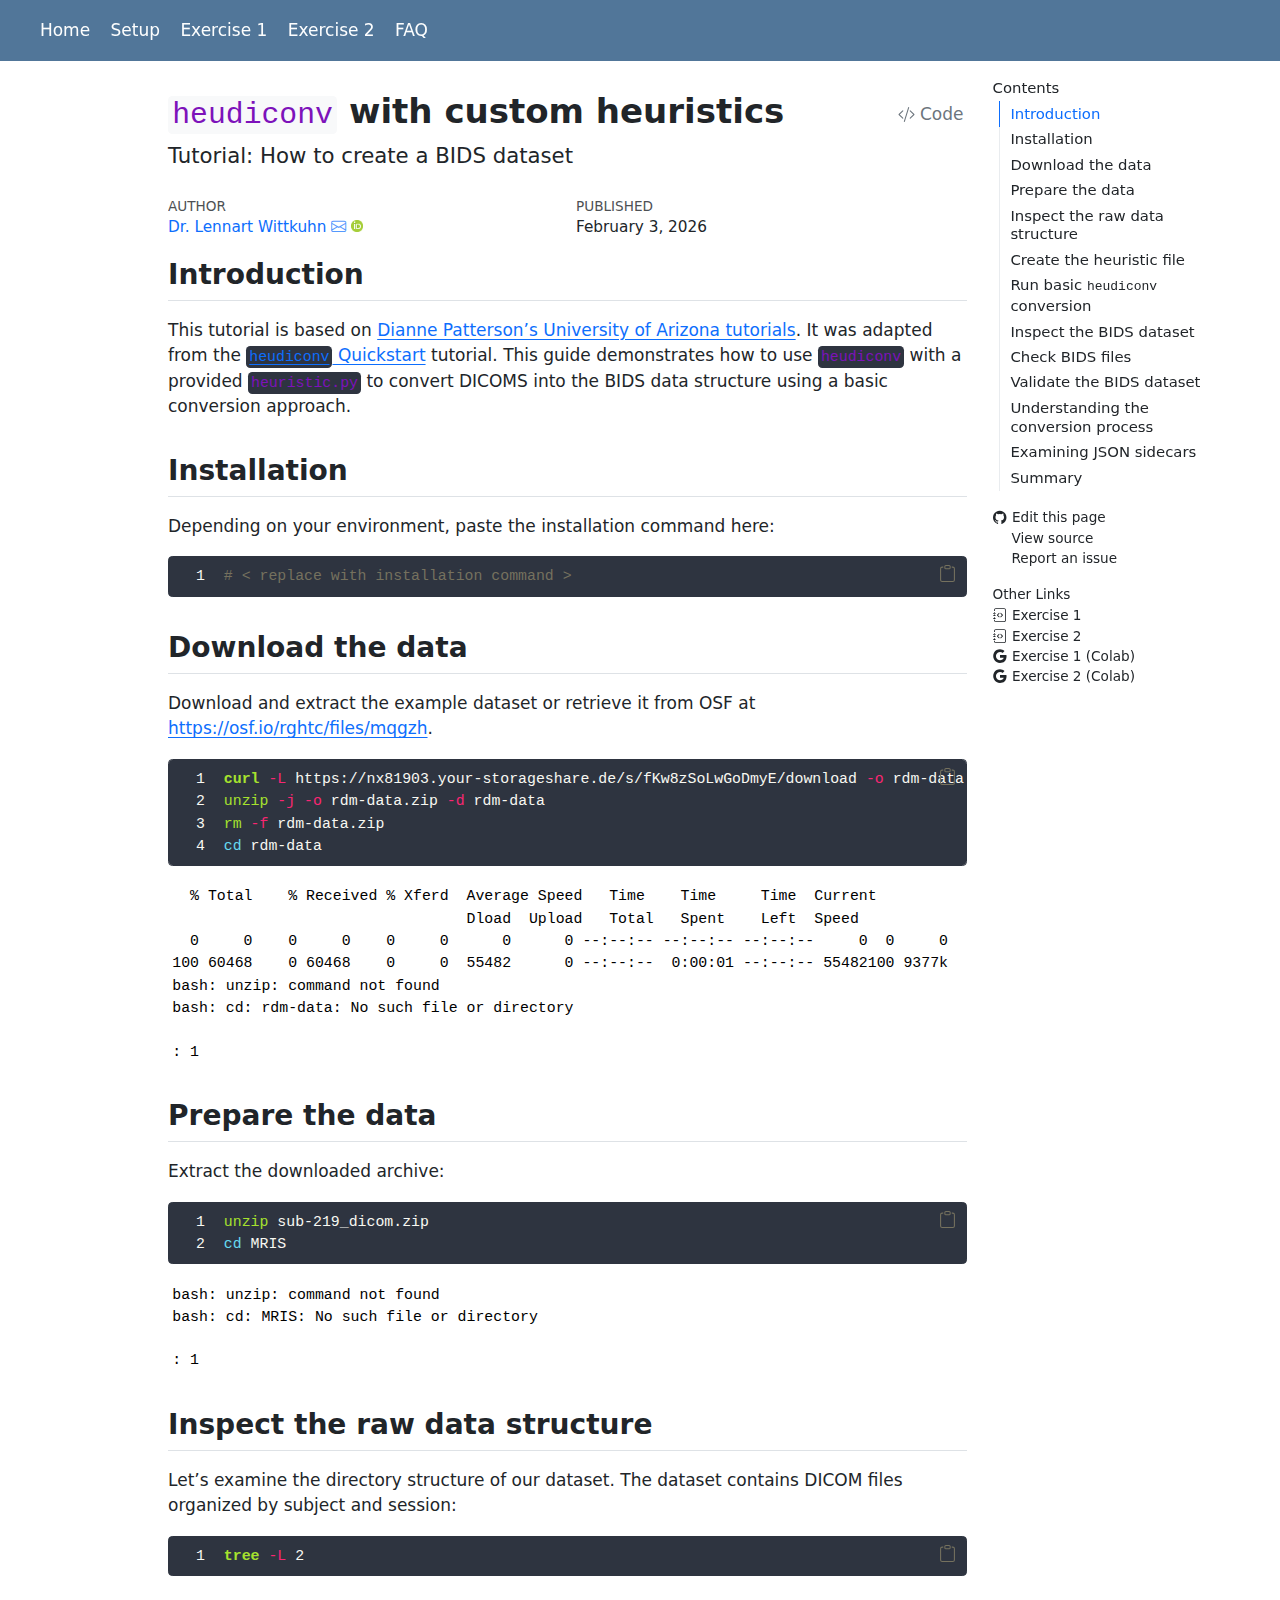
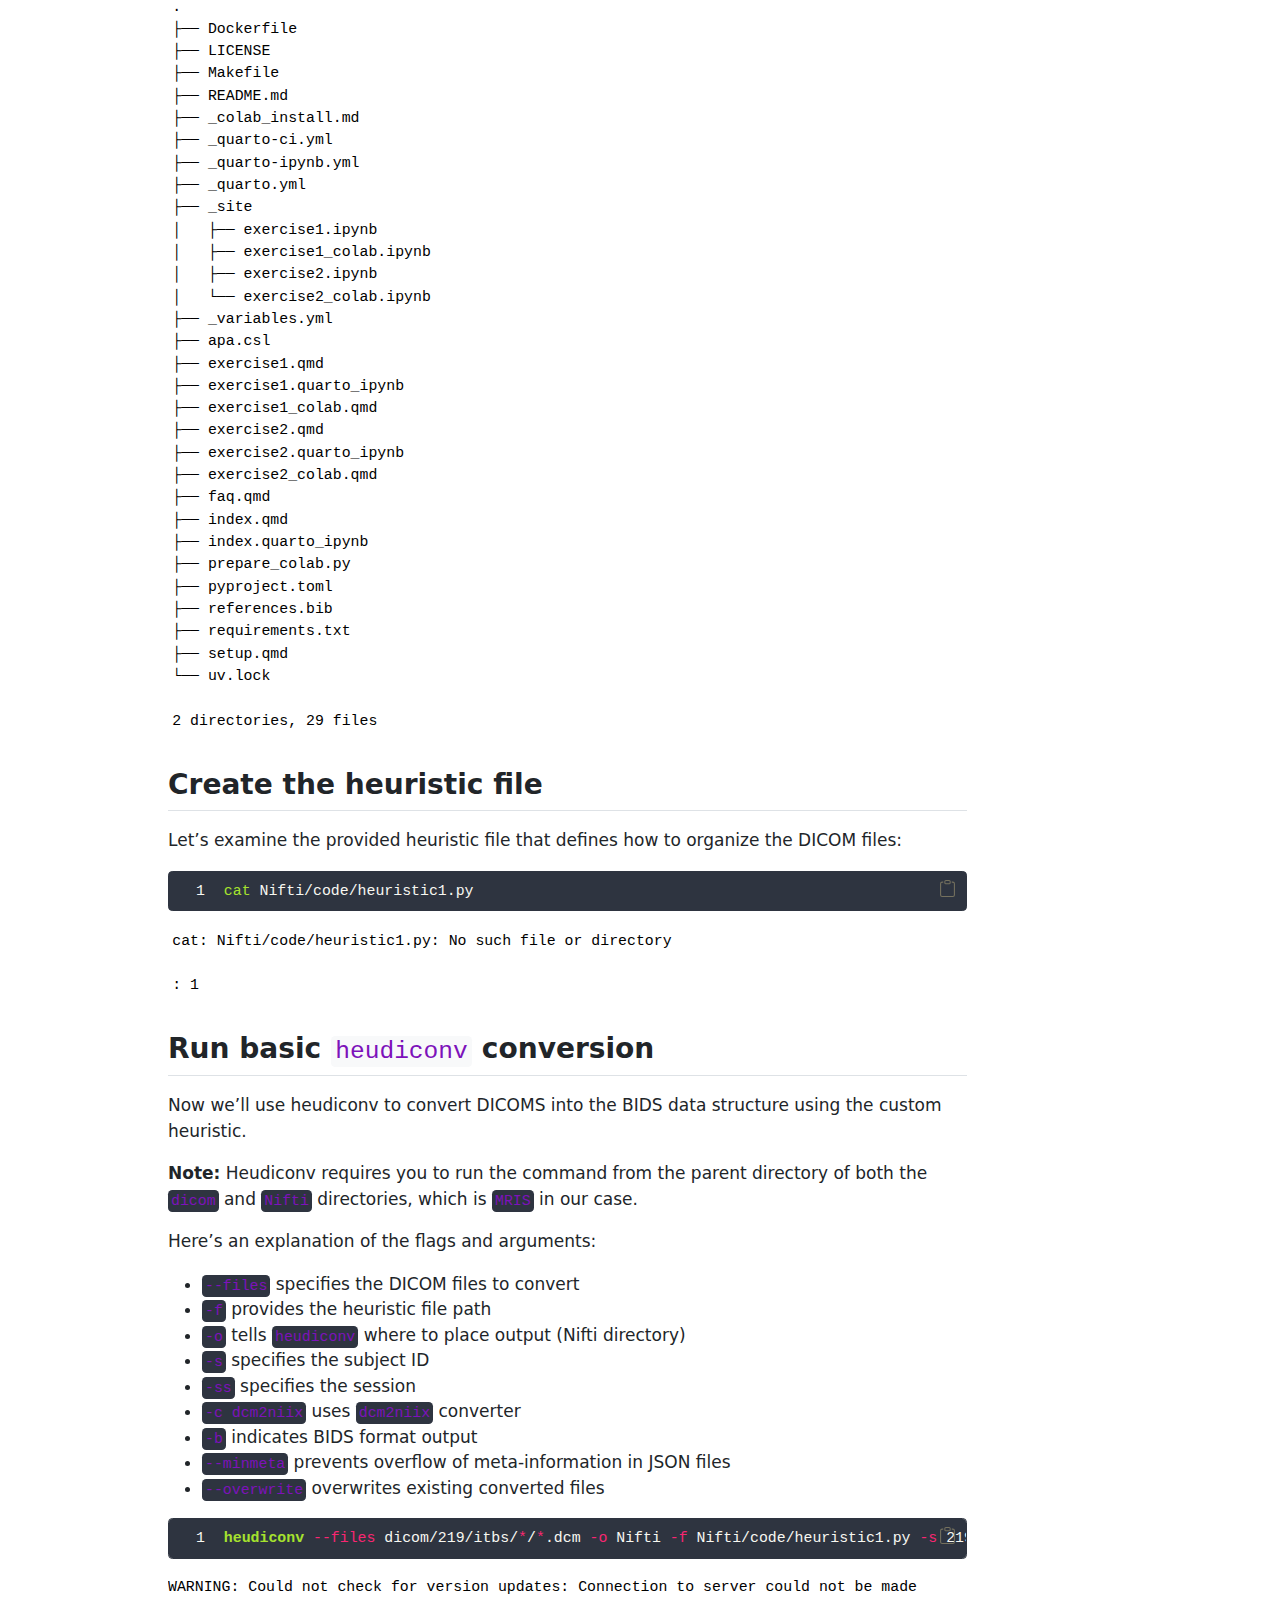
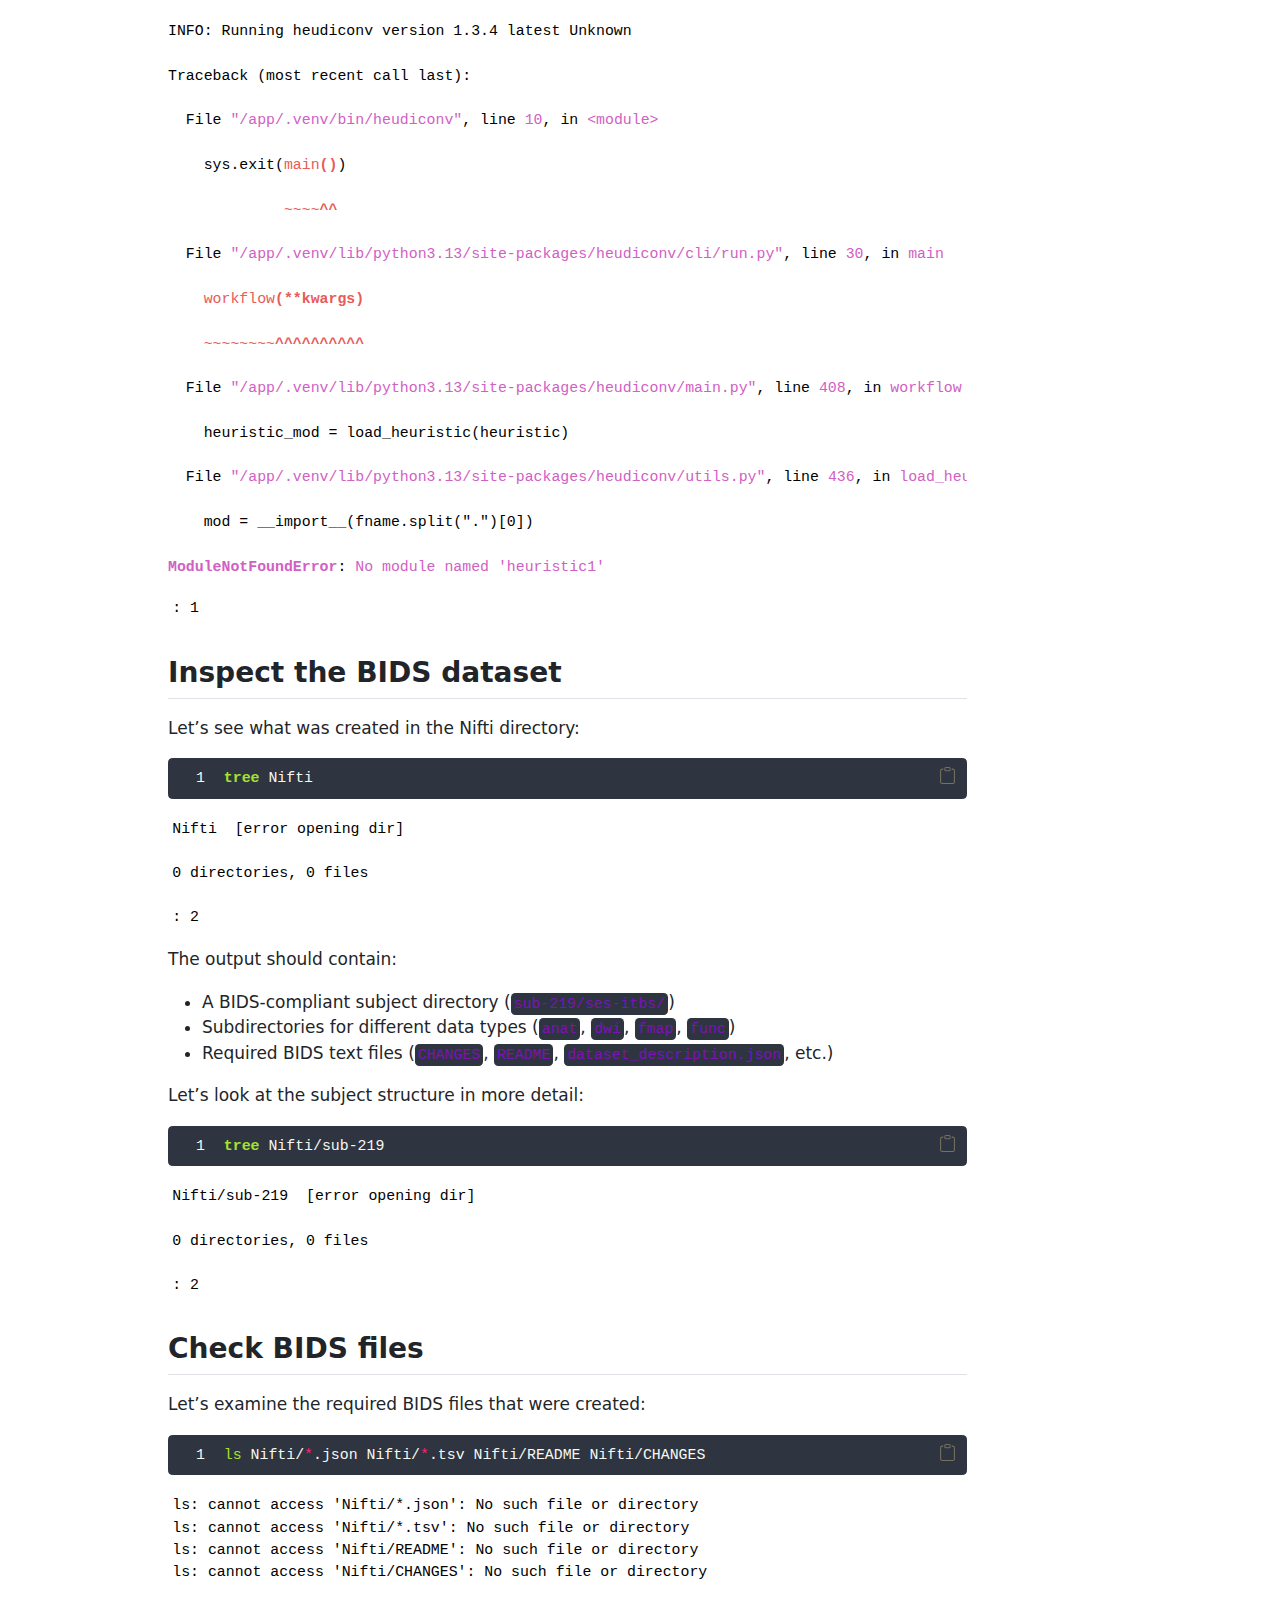
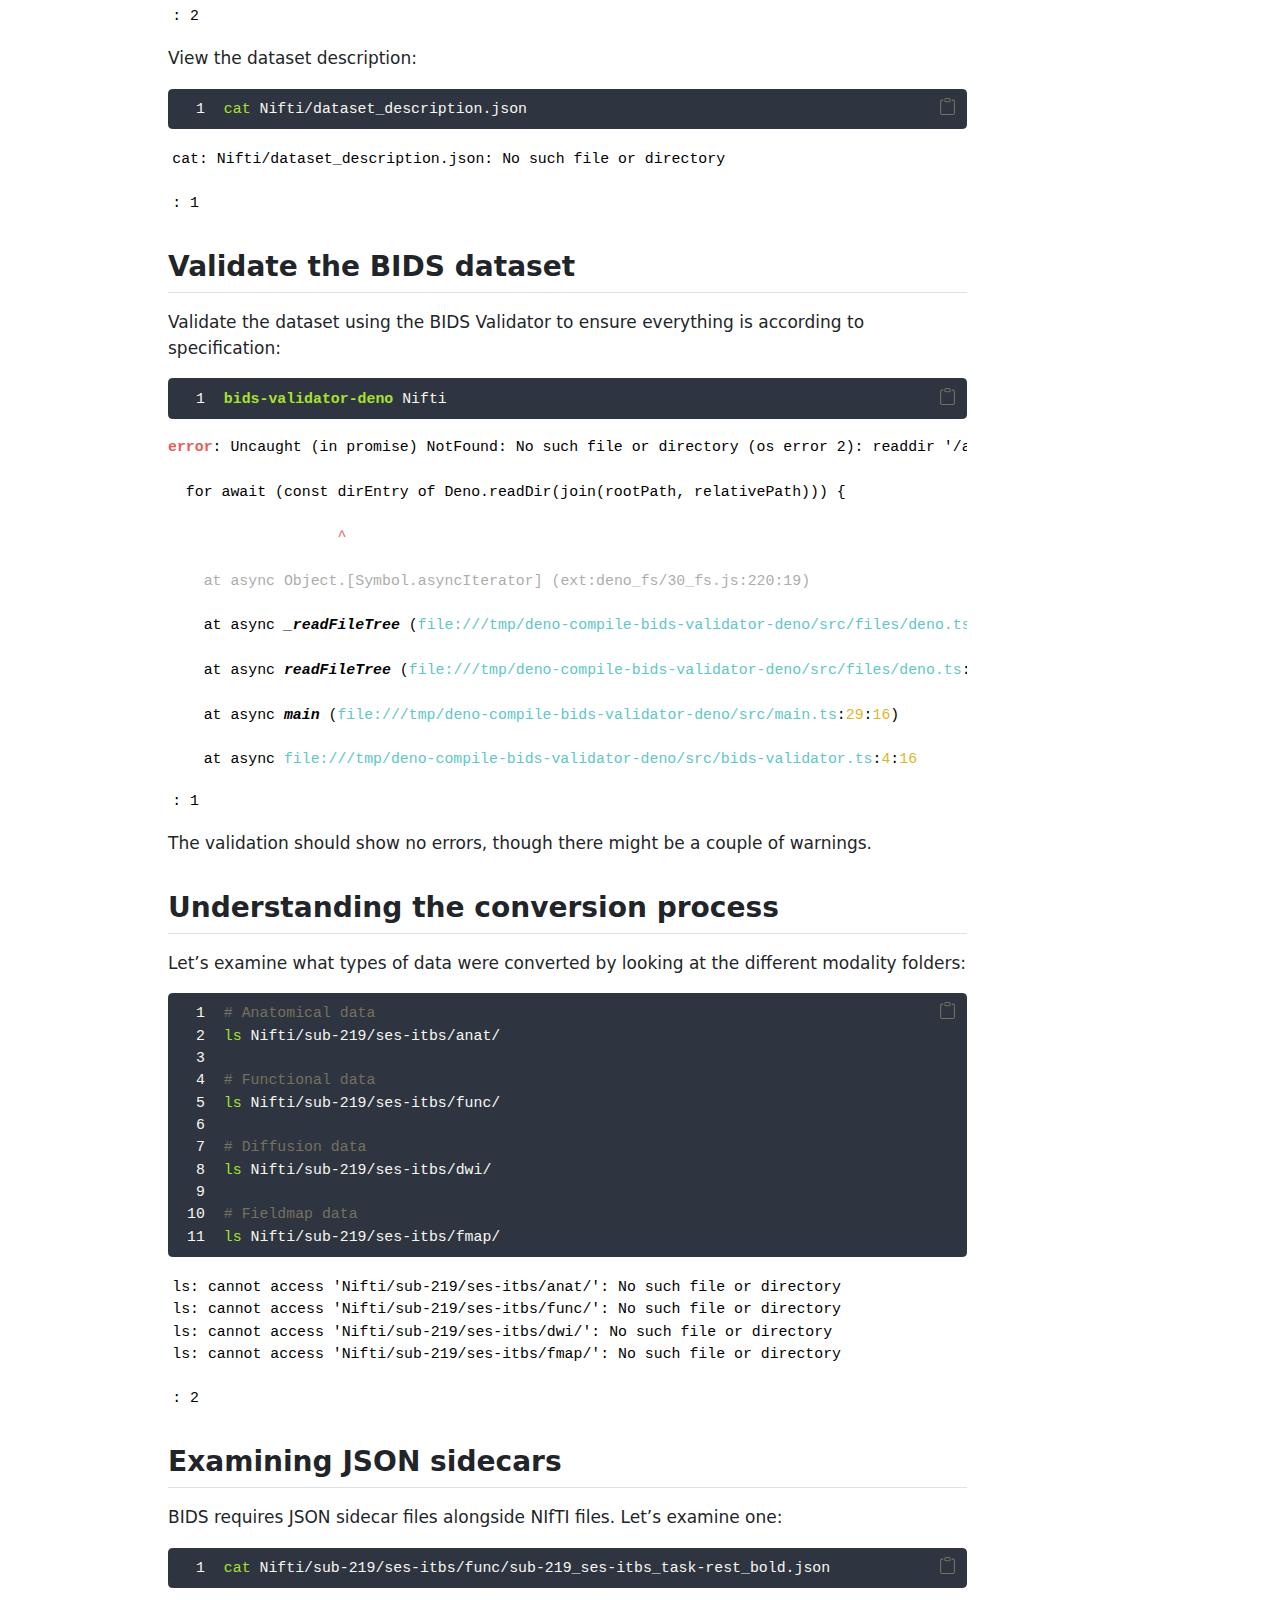
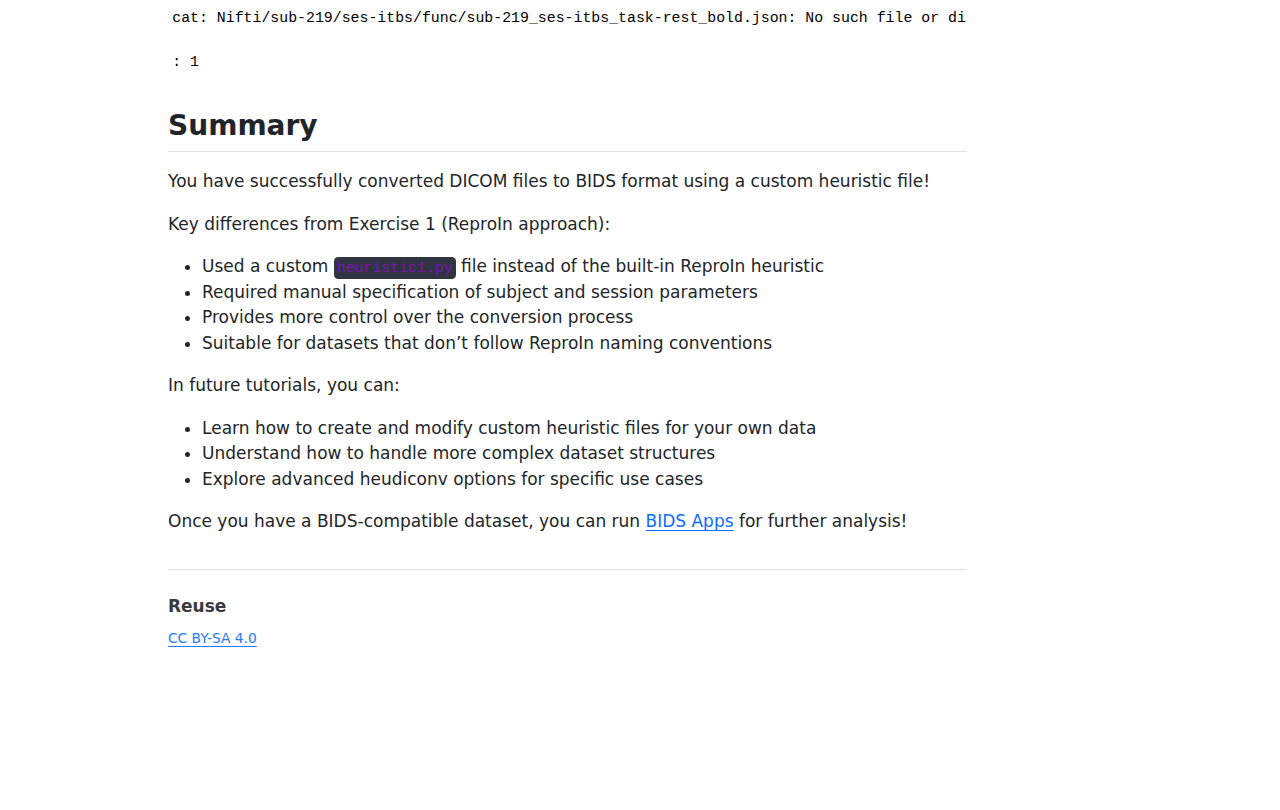
<file: exercise2.html>
<!DOCTYPE html>
<html xmlns="http://www.w3.org/1999/xhtml" lang="en" xml:lang="en"><head>

<meta charset="utf-8">
<meta name="generator" content="quarto-1.8.27">

<meta name="viewport" content="width=device-width, initial-scale=1.0, user-scalable=yes">

<meta name="author" content="Dr.&nbsp;Lennart Wittkuhn">
<meta name="dcterms.date" content="2026-02-03">

<title>heudiconv with custom heuristics</title>
<style>
code{white-space: pre-wrap;}
span.smallcaps{font-variant: small-caps;}
div.columns{display: flex; gap: min(4vw, 1.5em);}
div.column{flex: auto; overflow-x: auto;}
div.hanging-indent{margin-left: 1.5em; text-indent: -1.5em;}
ul.task-list{list-style: none;}
ul.task-list li input[type="checkbox"] {
  width: 0.8em;
  margin: 0 0.8em 0.2em -1em; /* quarto-specific, see https://github.com/quarto-dev/quarto-cli/issues/4556 */ 
  vertical-align: middle;
}
/* CSS for syntax highlighting */
html { -webkit-text-size-adjust: 100%; }
pre > code.sourceCode { white-space: pre; position: relative; }
pre > code.sourceCode > span { display: inline-block; line-height: 1.25; }
pre > code.sourceCode > span:empty { height: 1.2em; }
.sourceCode { overflow: visible; }
code.sourceCode > span { color: inherit; text-decoration: inherit; }
div.sourceCode { margin: 1em 0; }
pre.sourceCode { margin: 0; }
@media screen {
div.sourceCode { overflow: auto; }
}
@media print {
pre > code.sourceCode { white-space: pre-wrap; }
pre > code.sourceCode > span { text-indent: -5em; padding-left: 5em; }
}
pre.numberSource code
  { counter-reset: source-line 0; }
pre.numberSource code > span
  { position: relative; left: -4em; counter-increment: source-line; }
pre.numberSource code > span > a:first-child::before
  { content: counter(source-line);
    position: relative; left: -1em; text-align: right; vertical-align: baseline;
    border: none; display: inline-block;
    -webkit-touch-callout: none; -webkit-user-select: none;
    -khtml-user-select: none; -moz-user-select: none;
    -ms-user-select: none; user-select: none;
    padding: 0 4px; width: 4em;
  }
pre.numberSource { margin-left: 3em;  padding-left: 4px; }
div.sourceCode
  {   }
@media screen {
pre > code.sourceCode > span > a:first-child::before { text-decoration: underline; }
}
</style>


<script src="site_libs/quarto-nav/quarto-nav.js"></script>
<script src="site_libs/quarto-nav/headroom.min.js"></script>
<script src="site_libs/clipboard/clipboard.min.js"></script>
<script src="site_libs/quarto-html/quarto.js" type="module"></script>
<script src="site_libs/quarto-html/tabsets/tabsets.js" type="module"></script>
<script src="site_libs/quarto-html/axe/axe-check.js" type="module"></script>
<script src="site_libs/quarto-html/popper.min.js"></script>
<script src="site_libs/quarto-html/tippy.umd.min.js"></script>
<script src="site_libs/quarto-html/anchor.min.js"></script>
<link href="site_libs/quarto-html/tippy.css" rel="stylesheet">
<link href="site_libs/quarto-html/quarto-syntax-highlighting-9e15f8fb9e1f2f288bfbe28f6ca11029.css" rel="stylesheet" id="quarto-text-highlighting-styles">
<script src="site_libs/bootstrap/bootstrap.min.js"></script>
<link href="site_libs/bootstrap/bootstrap-icons.css" rel="stylesheet">
<link href="site_libs/bootstrap/bootstrap-ff9de43c12c5769272d6d0d5187c3c55.min.css" rel="stylesheet" append-hash="true" id="quarto-bootstrap" data-mode="light">
<script id="quarto-search-options" type="application/json">{
  "language": {
    "search-no-results-text": "No results",
    "search-matching-documents-text": "matching documents",
    "search-copy-link-title": "Copy link to search",
    "search-hide-matches-text": "Hide additional matches",
    "search-more-match-text": "more match in this document",
    "search-more-matches-text": "more matches in this document",
    "search-clear-button-title": "Clear",
    "search-text-placeholder": "",
    "search-detached-cancel-button-title": "Cancel",
    "search-submit-button-title": "Submit",
    "search-label": "Search"
  }
}</script>
<style>html{ scroll-behavior: smooth; }</style>


</head>

<body class="nav-fixed quarto-light">

<div id="quarto-search-results"></div>
  <header id="quarto-header" class="headroom fixed-top">
    <nav class="navbar navbar-expand-lg " data-bs-theme="dark">
      <div class="navbar-container container-fluid">
          <button class="navbar-toggler" type="button" data-bs-toggle="collapse" data-bs-target="#navbarCollapse" aria-controls="navbarCollapse" role="menu" aria-expanded="false" aria-label="Toggle navigation" onclick="if (window.quartoToggleHeadroom) { window.quartoToggleHeadroom(); }">
  <span class="navbar-toggler-icon"></span>
</button>
          <div class="collapse navbar-collapse" id="navbarCollapse">
            <ul class="navbar-nav navbar-nav-scroll me-auto">
  <li class="nav-item">
    <a class="nav-link" href="./index.html"> 
<span class="menu-text">Home</span></a>
  </li>  
  <li class="nav-item">
    <a class="nav-link" href="./setup.html"> 
<span class="menu-text">Setup</span></a>
  </li>  
  <li class="nav-item">
    <a class="nav-link" href="./exercise1.html"> 
<span class="menu-text">Exercise 1</span></a>
  </li>  
  <li class="nav-item">
    <a class="nav-link active" href="./exercise2.html" aria-current="page"> 
<span class="menu-text">Exercise 2</span></a>
  </li>  
  <li class="nav-item">
    <a class="nav-link" href="./faq.html"> 
<span class="menu-text">FAQ</span></a>
  </li>  
</ul>
          </div> <!-- /navcollapse -->
            <div class="quarto-navbar-tools">
</div>
      </div> <!-- /container-fluid -->
    </nav>
</header>
<!-- content -->
<div id="quarto-content" class="quarto-container page-columns page-rows-contents page-layout-article page-navbar">
<!-- sidebar -->
<!-- margin-sidebar -->
    <div id="quarto-margin-sidebar" class="sidebar margin-sidebar">
        <nav id="TOC" role="doc-toc" class="toc-active" data-toc-expanded="99">
    <h2 id="toc-title">Contents</h2>
   
  <ul>
  <li><a href="#introduction" id="toc-introduction" class="nav-link active" data-scroll-target="#introduction">Introduction</a></li>
  <li><a href="#installation" id="toc-installation" class="nav-link" data-scroll-target="#installation">Installation</a></li>
  <li><a href="#download-the-data" id="toc-download-the-data" class="nav-link" data-scroll-target="#download-the-data">Download the data</a></li>
  <li><a href="#prepare-the-data" id="toc-prepare-the-data" class="nav-link" data-scroll-target="#prepare-the-data">Prepare the data</a></li>
  <li><a href="#inspect-the-raw-data-structure" id="toc-inspect-the-raw-data-structure" class="nav-link" data-scroll-target="#inspect-the-raw-data-structure">Inspect the raw data structure</a></li>
  <li><a href="#create-the-heuristic-file" id="toc-create-the-heuristic-file" class="nav-link" data-scroll-target="#create-the-heuristic-file">Create the heuristic file</a></li>
  <li><a href="#run-basic-heudiconv-conversion" id="toc-run-basic-heudiconv-conversion" class="nav-link" data-scroll-target="#run-basic-heudiconv-conversion">Run basic <code>heudiconv</code> conversion</a></li>
  <li><a href="#inspect-the-bids-dataset" id="toc-inspect-the-bids-dataset" class="nav-link" data-scroll-target="#inspect-the-bids-dataset">Inspect the BIDS dataset</a></li>
  <li><a href="#check-bids-files" id="toc-check-bids-files" class="nav-link" data-scroll-target="#check-bids-files">Check BIDS files</a></li>
  <li><a href="#validate-the-bids-dataset" id="toc-validate-the-bids-dataset" class="nav-link" data-scroll-target="#validate-the-bids-dataset">Validate the BIDS dataset</a></li>
  <li><a href="#understanding-the-conversion-process" id="toc-understanding-the-conversion-process" class="nav-link" data-scroll-target="#understanding-the-conversion-process">Understanding the conversion process</a></li>
  <li><a href="#examining-json-sidecars" id="toc-examining-json-sidecars" class="nav-link" data-scroll-target="#examining-json-sidecars">Examining JSON sidecars</a></li>
  <li><a href="#summary" id="toc-summary" class="nav-link" data-scroll-target="#summary">Summary</a></li>
  </ul>
<div class="toc-actions"><ul><li><a href="https://github.com/lnnrtwttkhn/rdm-bids/edit/main/exercise2.qmd" class="toc-action"><i class="bi bi-github"></i>Edit this page</a></li><li><a href="https://github.com/lnnrtwttkhn/rdm-bids/blob/main/exercise2.qmd" class="toc-action"><i class="bi empty"></i>View source</a></li><li><a href="https://github.com/lnnrtwttkhn/rdm-bids/issues/new" class="toc-action"><i class="bi empty"></i>Report an issue</a></li></ul></div><div class="quarto-other-links"><h2>Other Links</h2><ul><li><a href="exercise1.ipynb"><i class="bi bi-journal-code"></i>Exercise 1</a></li><li><a href="exercise2.ipynb"><i class="bi bi-journal-code"></i>Exercise 2</a></li><li><a href="exercise1_colab.ipynb"><i class="bi bi-google"></i>Exercise 1 (Colab)</a></li><li><a href="exercise2_colab.ipynb"><i class="bi bi-google"></i>Exercise 2 (Colab)</a></li></ul></div></nav>
    </div>
<!-- main -->
<main class="content" id="quarto-document-content">

<header id="title-block-header" class="quarto-title-block default">
<div class="quarto-title">
<div class="quarto-title-block"><div><h1 class="title"><code>heudiconv</code> with custom heuristics</h1><button type="button" class="btn code-tools-button" id="quarto-code-tools-source" data-quarto-source-url="https://github.com/lnnrtwttkhn/rdm-bids"><i class="bi"></i> Code</button></div></div>
<p class="subtitle lead">Tutorial: How to create a BIDS dataset</p>
</div>



<div class="quarto-title-meta">

    <div>
    <div class="quarto-title-meta-heading">Author</div>
    <div class="quarto-title-meta-contents">
             <p><a href="https://lennartwittkuhn.com/">Dr.&nbsp;Lennart Wittkuhn</a> <a href="mailto:lennart.wittkuhn@tutanota.com" class="quarto-title-author-email"><i class="bi bi-envelope"></i></a> <a href="https://orcid.org/0000-0003-2966-6888" class="quarto-title-author-orcid"> <img src="[data-uri]"></a></p>
          </div>
  </div>
    
    <div>
    <div class="quarto-title-meta-heading">Published</div>
    <div class="quarto-title-meta-contents">
      <p class="date">February 3, 2026</p>
    </div>
  </div>
  
    
  </div>
  


</header>


<section id="introduction" class="level2">
<h2 class="anchored" data-anchor-id="introduction">Introduction</h2>
<p>This tutorial is based on <a href="https://neuroimaging-core-docs.readthedocs.io/en/latest/pages/heudiconv.html#lesson-3-reproin-py">Dianne Patterson’s University of Arizona tutorials</a>. It was adapted from the <a href="https://heudiconv.readthedocs.io/en/latest/quickstart.html"><code>heudiconv</code> Quickstart</a> tutorial. This guide demonstrates how to use <code>heudiconv</code> with a provided <code>heuristic.py</code> to convert DICOMS into the BIDS data structure using a basic conversion approach.</p>
</section>
<section id="installation" class="level2">
<h2 class="anchored" data-anchor-id="installation">Installation</h2>
<p>Depending on your environment, paste the installation command here:</p>
<div id="ba6371ce" class="cell" data-execution_count="1">
<div class="code-copy-outer-scaffold"><div class="sourceCode cell-code" id="cb1"><pre class="sourceCode numberSource bash number-lines code-with-copy"><code class="sourceCode bash"><span id="cb1-1"><a href="#cb1-1"></a><span class="co"># &lt; replace with installation command &gt;</span></span></code></pre></div><button title="Copy to Clipboard" class="code-copy-button"><i class="bi"></i></button></div>
</div>
</section>
<section id="download-the-data" class="level2">
<h2 class="anchored" data-anchor-id="download-the-data">Download the data</h2>
<p>Download and extract the example dataset or retrieve it from OSF at <a href="https://osf.io/rghtc/files/mqgzh" class="uri">https://osf.io/rghtc/files/mqgzh</a>.</p>
<div id="9950ea2c" class="cell" data-execution_count="2">
<div class="code-copy-outer-scaffold"><div class="sourceCode cell-code" id="cb2"><pre class="sourceCode numberSource bash number-lines code-with-copy"><code class="sourceCode bash"><span id="cb2-1"><a href="#cb2-1"></a><span class="ex">curl</span> <span class="at">-L</span> https://nx81903.your-storageshare.de/s/fKw8zSoLwGoDmyE/download <span class="at">-o</span> rdm-data.zip</span>
<span id="cb2-2"><a href="#cb2-2"></a><span class="fu">unzip</span> <span class="at">-j</span> <span class="at">-o</span> rdm-data.zip <span class="at">-d</span> rdm-data</span>
<span id="cb2-3"><a href="#cb2-3"></a><span class="fu">rm</span> <span class="at">-f</span> rdm-data.zip</span>
<span id="cb2-4"><a href="#cb2-4"></a><span class="bu">cd</span> rdm-data</span></code></pre></div><button title="Copy to Clipboard" class="code-copy-button"><i class="bi"></i></button></div>
<div class="cell-output cell-output-stdout">
<pre><code>  % Total    % Received % Xferd  Average Speed   Time    Time     Time  Current
                                 Dload  Upload   Total   Spent    Left  Speed
  0     0    0     0    0     0      0      0 --:--:-- --:--:-- --:--:--     0  0     0    0     0    0     0      0      0 --:--:-- --:--:-- --:--:--     0  0     0    0     0    0     0      0      0 --:--:-- --:--:-- --:--:--     0
100 60468    0 60468    0     0  55482      0 --:--:--  0:00:01 --:--:-- 55482100 9377k    0 9377k    0     0  4464k      0 --:--:--  0:00:02 --:--:-- 9226k100 35.5M    0 35.5M    0     0  11.4M      0 --:--:--  0:00:03 --:--:-- 17.5M100 62.2M    0 62.2M    0     0  15.0M      0 --:--:--  0:00:04 --:--:-- 20.4M100 88.5M    0 88.5M    0     0  17.4M      0 --:--:--  0:00:05 --:--:-- 22.1M100  114M    0  114M    0     0  18.7M      0 --:--:--  0:00:06 --:--:-- 22.8M100  140M    0  140M    0     0  19.8M      0 --:--:--  0:00:07 --:--:-- 26.3M100  166M    0  166M    0     0  20.5M      0 --:--:--  0:00:08 --:--:-- 26.2M100  193M    0  193M    0     0  21.2M      0 --:--:--  0:00:09 --:--:-- 26.3M100  220M    0  220M    0     0  21.7M      0 --:--:--  0:00:10 --:--:-- 26.1M100  240M    0  240M    0     0  22.1M      0 --:--:--  0:00:10 --:--:-- 26.4M
bash: unzip: command not found
bash: cd: rdm-data: No such file or directory</code></pre>
</div>
<div class="cell-output cell-output-error">
<pre><code>: 1</code></pre>
</div>
</div>
</section>
<section id="prepare-the-data" class="level2">
<h2 class="anchored" data-anchor-id="prepare-the-data">Prepare the data</h2>
<p>Extract the downloaded archive:</p>
<div id="5b52543a" class="cell" data-execution_count="3">
<div class="code-copy-outer-scaffold"><div class="sourceCode cell-code" id="cb5"><pre class="sourceCode numberSource bash number-lines code-with-copy"><code class="sourceCode bash"><span id="cb5-1"><a href="#cb5-1"></a><span class="fu">unzip</span> sub-219_dicom.zip</span>
<span id="cb5-2"><a href="#cb5-2"></a><span class="bu">cd</span> MRIS</span></code></pre></div><button title="Copy to Clipboard" class="code-copy-button"><i class="bi"></i></button></div>
<div class="cell-output cell-output-stdout">
<pre><code>bash: unzip: command not found
bash: cd: MRIS: No such file or directory</code></pre>
</div>
<div class="cell-output cell-output-error">
<pre><code>: 1</code></pre>
</div>
</div>
</section>
<section id="inspect-the-raw-data-structure" class="level2">
<h2 class="anchored" data-anchor-id="inspect-the-raw-data-structure">Inspect the raw data structure</h2>
<p>Let’s examine the directory structure of our dataset. The dataset contains DICOM files organized by subject and session:</p>
<div id="4e394123" class="cell" data-execution_count="4">
<div class="code-copy-outer-scaffold"><div class="sourceCode cell-code" id="cb8"><pre class="sourceCode numberSource bash number-lines code-with-copy"><code class="sourceCode bash"><span id="cb8-1"><a href="#cb8-1"></a><span class="ex">tree</span> <span class="at">-L</span> 2</span></code></pre></div><button title="Copy to Clipboard" class="code-copy-button"><i class="bi"></i></button></div>
<div class="cell-output cell-output-stdout">
<pre><code>.
├── Dockerfile
├── LICENSE
├── Makefile
├── README.md
├── _colab_install.md
├── _quarto-ci.yml
├── _quarto-ipynb.yml
├── _quarto.yml
├── _site
│&nbsp;&nbsp; ├── exercise1.ipynb
│&nbsp;&nbsp; ├── exercise1_colab.ipynb
│&nbsp;&nbsp; ├── exercise2.ipynb
│&nbsp;&nbsp; └── exercise2_colab.ipynb
├── _variables.yml
├── apa.csl
├── exercise1.qmd
├── exercise1.quarto_ipynb
├── exercise1_colab.qmd
├── exercise2.qmd
├── exercise2.quarto_ipynb
├── exercise2_colab.qmd
├── faq.qmd
├── index.qmd
├── index.quarto_ipynb
├── prepare_colab.py
├── pyproject.toml
├── references.bib
├── requirements.txt
├── setup.qmd
└── uv.lock

2 directories, 29 files</code></pre>
</div>
</div>
</section>
<section id="create-the-heuristic-file" class="level2">
<h2 class="anchored" data-anchor-id="create-the-heuristic-file">Create the heuristic file</h2>
<p>Let’s examine the provided heuristic file that defines how to organize the DICOM files:</p>
<div id="f88266f9" class="cell" data-execution_count="5">
<div class="code-copy-outer-scaffold"><div class="sourceCode cell-code" id="cb10"><pre class="sourceCode numberSource bash number-lines code-with-copy"><code class="sourceCode bash"><span id="cb10-1"><a href="#cb10-1"></a><span class="fu">cat</span> Nifti/code/heuristic1.py</span></code></pre></div><button title="Copy to Clipboard" class="code-copy-button"><i class="bi"></i></button></div>
<div class="cell-output cell-output-stdout">
<pre><code>cat: Nifti/code/heuristic1.py: No such file or directory</code></pre>
</div>
<div class="cell-output cell-output-error">
<pre><code>: 1</code></pre>
</div>
</div>
</section>
<section id="run-basic-heudiconv-conversion" class="level2">
<h2 class="anchored" data-anchor-id="run-basic-heudiconv-conversion">Run basic <code>heudiconv</code> conversion</h2>
<p>Now we’ll use heudiconv to convert DICOMS into the BIDS data structure using the custom heuristic.</p>
<p><strong>Note:</strong> Heudiconv requires you to run the command from the parent directory of both the <code>dicom</code> and <code>Nifti</code> directories, which is <code>MRIS</code> in our case.</p>
<p>Here’s an explanation of the flags and arguments:</p>
<ul>
<li><code>--files</code> specifies the DICOM files to convert</li>
<li><code>-f</code> provides the heuristic file path</li>
<li><code>-o</code> tells <code>heudiconv</code> where to place output (Nifti directory)</li>
<li><code>-s</code> specifies the subject ID</li>
<li><code>-ss</code> specifies the session</li>
<li><code>-c dcm2niix</code> uses <code>dcm2niix</code> converter</li>
<li><code>-b</code> indicates BIDS format output</li>
<li><code>--minmeta</code> prevents overflow of meta-information in JSON files</li>
<li><code>--overwrite</code> overwrites existing converted files</li>
</ul>
<div id="757b3f5c" class="cell" data-execution_count="6">
<div class="code-copy-outer-scaffold"><div class="sourceCode cell-code" id="cb13"><pre class="sourceCode numberSource bash number-lines code-with-copy"><code class="sourceCode bash"><span id="cb13-1"><a href="#cb13-1"></a><span class="ex">heudiconv</span> <span class="at">--files</span> dicom/219/itbs/<span class="pp">*</span>/<span class="pp">*</span>.dcm <span class="at">-o</span> Nifti <span class="at">-f</span> Nifti/code/heuristic1.py <span class="at">-s</span> 219 <span class="at">-ss</span> itbs <span class="at">-c</span> dcm2niix <span class="at">-b</span> <span class="at">--minmeta</span> <span class="at">--overwrite</span></span></code></pre></div><button title="Copy to Clipboard" class="code-copy-button"><i class="bi"></i></button></div>
<div class="cell-output cell-output-stdout">
<div class="ansi-escaped-output">
<pre>WARNING: Could not check for version updates: Connection to server could not be made

INFO: Running heudiconv version 1.3.4 latest Unknown

Traceback (most recent call last):

  File <span class="ansi-magenta-fg">"/app/.venv/bin/heudiconv"</span>, line <span class="ansi-magenta-fg">10</span>, in <span class="ansi-magenta-fg">&lt;module&gt;</span>

    sys.exit(<span class="ansi-red-fg">main</span><span class="ansi-red-fg ansi-bold">()</span>)

             <span class="ansi-red-fg">~~~~</span><span class="ansi-red-fg ansi-bold">^^</span>

  File <span class="ansi-magenta-fg">"/app/.venv/lib/python3.13/site-packages/heudiconv/cli/run.py"</span>, line <span class="ansi-magenta-fg">30</span>, in <span class="ansi-magenta-fg">main</span>

    <span class="ansi-red-fg">workflow</span><span class="ansi-red-fg ansi-bold">(**kwargs)</span>

    <span class="ansi-red-fg">~~~~~~~~</span><span class="ansi-red-fg ansi-bold">^^^^^^^^^^</span>

  File <span class="ansi-magenta-fg">"/app/.venv/lib/python3.13/site-packages/heudiconv/main.py"</span>, line <span class="ansi-magenta-fg">408</span>, in <span class="ansi-magenta-fg">workflow</span>

    heuristic_mod = load_heuristic(heuristic)

  File <span class="ansi-magenta-fg">"/app/.venv/lib/python3.13/site-packages/heudiconv/utils.py"</span>, line <span class="ansi-magenta-fg">436</span>, in <span class="ansi-magenta-fg">load_heuristic</span>

    mod = __import__(fname.split(".")[0])

<span class="ansi-magenta-fg ansi-bold">ModuleNotFoundError</span>: <span class="ansi-magenta-fg">No module named 'heuristic1'</span>
</pre>
</div>
</div>
<div class="cell-output cell-output-error">
<pre><code>: 1</code></pre>
</div>
</div>
</section>
<section id="inspect-the-bids-dataset" class="level2">
<h2 class="anchored" data-anchor-id="inspect-the-bids-dataset">Inspect the BIDS dataset</h2>
<p>Let’s see what was created in the Nifti directory:</p>
<div id="8231c291" class="cell" data-execution_count="7">
<div class="code-copy-outer-scaffold"><div class="sourceCode cell-code" id="cb15"><pre class="sourceCode numberSource bash number-lines code-with-copy"><code class="sourceCode bash"><span id="cb15-1"><a href="#cb15-1"></a><span class="ex">tree</span> Nifti</span></code></pre></div><button title="Copy to Clipboard" class="code-copy-button"><i class="bi"></i></button></div>
<div class="cell-output cell-output-stdout">
<pre><code>Nifti  [error opening dir]

0 directories, 0 files</code></pre>
</div>
<div class="cell-output cell-output-error">
<pre><code>: 2</code></pre>
</div>
</div>
<p>The output should contain:</p>
<ul>
<li>A BIDS-compliant subject directory (<code>sub-219/ses-itbs/</code>)</li>
<li>Subdirectories for different data types (<code>anat</code>, <code>dwi</code>, <code>fmap</code>, <code>func</code>)</li>
<li>Required BIDS text files (<code>CHANGES</code>, <code>README</code>, <code>dataset_description.json</code>, etc.)</li>
</ul>
<p>Let’s look at the subject structure in more detail:</p>
<div id="be82de41" class="cell" data-execution_count="8">
<div class="code-copy-outer-scaffold"><div class="sourceCode cell-code" id="cb18"><pre class="sourceCode numberSource bash number-lines code-with-copy"><code class="sourceCode bash"><span id="cb18-1"><a href="#cb18-1"></a><span class="ex">tree</span> Nifti/sub-219</span></code></pre></div><button title="Copy to Clipboard" class="code-copy-button"><i class="bi"></i></button></div>
<div class="cell-output cell-output-stdout">
<pre><code>Nifti/sub-219  [error opening dir]

0 directories, 0 files</code></pre>
</div>
<div class="cell-output cell-output-error">
<pre><code>: 2</code></pre>
</div>
</div>
</section>
<section id="check-bids-files" class="level2">
<h2 class="anchored" data-anchor-id="check-bids-files">Check BIDS files</h2>
<p>Let’s examine the required BIDS files that were created:</p>
<div id="02b4368b" class="cell" data-execution_count="9">
<div class="code-copy-outer-scaffold"><div class="sourceCode cell-code" id="cb21"><pre class="sourceCode numberSource bash number-lines code-with-copy"><code class="sourceCode bash"><span id="cb21-1"><a href="#cb21-1"></a><span class="fu">ls</span> Nifti/<span class="pp">*</span>.json Nifti/<span class="pp">*</span>.tsv Nifti/README Nifti/CHANGES</span></code></pre></div><button title="Copy to Clipboard" class="code-copy-button"><i class="bi"></i></button></div>
<div class="cell-output cell-output-stdout">
<pre><code>ls: cannot access 'Nifti/*.json': No such file or directory
ls: cannot access 'Nifti/*.tsv': No such file or directory
ls: cannot access 'Nifti/README': No such file or directory
ls: cannot access 'Nifti/CHANGES': No such file or directory</code></pre>
</div>
<div class="cell-output cell-output-error">
<pre><code>: 2</code></pre>
</div>
</div>
<p>View the dataset description:</p>
<div id="06501768" class="cell" data-execution_count="10">
<div class="code-copy-outer-scaffold"><div class="sourceCode cell-code" id="cb24"><pre class="sourceCode numberSource bash number-lines code-with-copy"><code class="sourceCode bash"><span id="cb24-1"><a href="#cb24-1"></a><span class="fu">cat</span> Nifti/dataset_description.json</span></code></pre></div><button title="Copy to Clipboard" class="code-copy-button"><i class="bi"></i></button></div>
<div class="cell-output cell-output-stdout">
<pre><code>cat: Nifti/dataset_description.json: No such file or directory</code></pre>
</div>
<div class="cell-output cell-output-error">
<pre><code>: 1</code></pre>
</div>
</div>
</section>
<section id="validate-the-bids-dataset" class="level2">
<h2 class="anchored" data-anchor-id="validate-the-bids-dataset">Validate the BIDS dataset</h2>
<p>Validate the dataset using the BIDS Validator to ensure everything is according to specification:</p>
<div id="16dedbb4" class="cell" data-execution_count="11">
<div class="code-copy-outer-scaffold"><div class="sourceCode cell-code" id="cb27"><pre class="sourceCode numberSource bash number-lines code-with-copy"><code class="sourceCode bash"><span id="cb27-1"><a href="#cb27-1"></a><span class="ex">bids-validator-deno</span> Nifti</span></code></pre></div><button title="Copy to Clipboard" class="code-copy-button"><i class="bi"></i></button></div>
<div class="cell-output cell-output-stdout">
<div class="ansi-escaped-output">
<pre><span class="ansi-red-fg ansi-bold">error</span>: Uncaught (in promise) NotFound: No such file or directory (os error 2): readdir '/app/Nifti'

  for await (const dirEntry of Deno.readDir(join(rootPath, relativePath))) {

<span class="ansi-red-fg">                   ^</span>

    <span style="opacity:0.7;color:rgb(138,138,138)">at </span><span style="opacity:0.7;color:rgb(138,138,138)">async </span><span style="opacity:0.7;color:rgb(138,138,138)">Object.[Symbol.asyncIterator]</span><span style="opacity:0.7;color:rgb(138,138,138)"> (</span><span style="opacity:0.7;color:rgb(138,138,138)">ext:deno_fs/30_fs.js</span><span style="opacity:0.7;color:rgb(138,138,138)">:</span><span style="opacity:0.7;color:rgb(138,138,138)">220</span><span style="opacity:0.7;color:rgb(138,138,138)">:</span><span style="opacity:0.7;color:rgb(138,138,138)">19</span><span style="opacity:0.7;color:rgb(138,138,138)">)</span>

    at async <span style="font-weight:bold;font-style:italic">_readFileTree</span> (<span class="ansi-cyan-fg">file:///tmp/deno-compile-bids-validator-deno/src/files/deno.ts</span>:<span class="ansi-yellow-fg">43</span>:<span class="ansi-yellow-fg">20</span>)

    at async <span style="font-weight:bold;font-style:italic">readFileTree</span> (<span class="ansi-cyan-fg">file:///tmp/deno-compile-bids-validator-deno/src/files/deno.ts</span>:<span class="ansi-yellow-fg">90</span>:<span class="ansi-yellow-fg">16</span>)

    at async <span style="font-weight:bold;font-style:italic">main</span> (<span class="ansi-cyan-fg">file:///tmp/deno-compile-bids-validator-deno/src/main.ts</span>:<span class="ansi-yellow-fg">29</span>:<span class="ansi-yellow-fg">16</span>)

    at async <span class="ansi-cyan-fg">file:///tmp/deno-compile-bids-validator-deno/src/bids-validator.ts</span>:<span class="ansi-yellow-fg">4</span>:<span class="ansi-yellow-fg">16</span>
</pre>
</div>
</div>
<div class="cell-output cell-output-error">
<pre><code>: 1</code></pre>
</div>
</div>
<p>The validation should show no errors, though there might be a couple of warnings.</p>
</section>
<section id="understanding-the-conversion-process" class="level2">
<h2 class="anchored" data-anchor-id="understanding-the-conversion-process">Understanding the conversion process</h2>
<p>Let’s examine what types of data were converted by looking at the different modality folders:</p>
<div id="07793798" class="cell" data-execution_count="12">
<div class="code-copy-outer-scaffold"><div class="sourceCode cell-code" id="cb29"><pre class="sourceCode numberSource bash number-lines code-with-copy"><code class="sourceCode bash"><span id="cb29-1"><a href="#cb29-1"></a><span class="co"># Anatomical data</span></span>
<span id="cb29-2"><a href="#cb29-2"></a><span class="fu">ls</span> Nifti/sub-219/ses-itbs/anat/</span>
<span id="cb29-3"><a href="#cb29-3"></a></span>
<span id="cb29-4"><a href="#cb29-4"></a><span class="co"># Functional data</span></span>
<span id="cb29-5"><a href="#cb29-5"></a><span class="fu">ls</span> Nifti/sub-219/ses-itbs/func/</span>
<span id="cb29-6"><a href="#cb29-6"></a></span>
<span id="cb29-7"><a href="#cb29-7"></a><span class="co"># Diffusion data</span></span>
<span id="cb29-8"><a href="#cb29-8"></a><span class="fu">ls</span> Nifti/sub-219/ses-itbs/dwi/</span>
<span id="cb29-9"><a href="#cb29-9"></a></span>
<span id="cb29-10"><a href="#cb29-10"></a><span class="co"># Fieldmap data</span></span>
<span id="cb29-11"><a href="#cb29-11"></a><span class="fu">ls</span> Nifti/sub-219/ses-itbs/fmap/</span></code></pre></div><button title="Copy to Clipboard" class="code-copy-button"><i class="bi"></i></button></div>
<div class="cell-output cell-output-stdout">
<pre><code>ls: cannot access 'Nifti/sub-219/ses-itbs/anat/': No such file or directory
ls: cannot access 'Nifti/sub-219/ses-itbs/func/': No such file or directory
ls: cannot access 'Nifti/sub-219/ses-itbs/dwi/': No such file or directory
ls: cannot access 'Nifti/sub-219/ses-itbs/fmap/': No such file or directory</code></pre>
</div>
<div class="cell-output cell-output-error">
<pre><code>: 2</code></pre>
</div>
</div>
</section>
<section id="examining-json-sidecars" class="level2">
<h2 class="anchored" data-anchor-id="examining-json-sidecars">Examining JSON sidecars</h2>
<p>BIDS requires JSON sidecar files alongside NIfTI files. Let’s examine one:</p>
<div id="d91c5742" class="cell" data-execution_count="13">
<div class="code-copy-outer-scaffold"><div class="sourceCode cell-code" id="cb32"><pre class="sourceCode numberSource bash number-lines code-with-copy"><code class="sourceCode bash"><span id="cb32-1"><a href="#cb32-1"></a><span class="fu">cat</span> Nifti/sub-219/ses-itbs/func/sub-219_ses-itbs_task-rest_bold.json</span></code></pre></div><button title="Copy to Clipboard" class="code-copy-button"><i class="bi"></i></button></div>
<div class="cell-output cell-output-stdout">
<pre><code>cat: Nifti/sub-219/ses-itbs/func/sub-219_ses-itbs_task-rest_bold.json: No such file or directory</code></pre>
</div>
<div class="cell-output cell-output-error">
<pre><code>: 1</code></pre>
</div>
</div>
</section>
<section id="summary" class="level2">
<h2 class="anchored" data-anchor-id="summary">Summary</h2>
<p>You have successfully converted DICOM files to BIDS format using a custom heuristic file!</p>
<p>Key differences from Exercise 1 (ReproIn approach):</p>
<ul>
<li>Used a custom <code>heuristic1.py</code> file instead of the built-in ReproIn heuristic</li>
<li>Required manual specification of subject and session parameters</li>
<li>Provides more control over the conversion process</li>
<li>Suitable for datasets that don’t follow ReproIn naming conventions</li>
</ul>
<p>In future tutorials, you can:</p>
<ul>
<li>Learn how to create and modify custom heuristic files for your own data</li>
<li>Understand how to handle more complex dataset structures</li>
<li>Explore advanced heudiconv options for specific use cases</li>
</ul>
<p>Once you have a BIDS-compatible dataset, you can run <a href="https://bids-apps.neuroimaging.io/">BIDS Apps</a> for further analysis!</p>


</section>

<a onclick="window.scrollTo(0, 0); return false;" role="button" id="quarto-back-to-top"><i class="bi bi-arrow-up"></i> Back to top</a><div id="quarto-appendix" class="default"><section class="quarto-appendix-contents" id="quarto-reuse"><h2 class="anchored quarto-appendix-heading">Reuse</h2><div class="quarto-appendix-contents"><div><a rel="license" href="https://creativecommons.org/licenses/by-sa/4.0/">CC BY-SA 4.0</a></div></div></section></div></main> <!-- /main -->
<script id="quarto-html-after-body" type="application/javascript">
  window.document.addEventListener("DOMContentLoaded", function (event) {
    const icon = "";
    const anchorJS = new window.AnchorJS();
    anchorJS.options = {
      placement: 'right',
      icon: icon
    };
    anchorJS.add('.anchored');
    const isCodeAnnotation = (el) => {
      for (const clz of el.classList) {
        if (clz.startsWith('code-annotation-')) {                     
          return true;
        }
      }
      return false;
    }
    const onCopySuccess = function(e) {
      // button target
      const button = e.trigger;
      // don't keep focus
      button.blur();
      // flash "checked"
      button.classList.add('code-copy-button-checked');
      var currentTitle = button.getAttribute("title");
      button.setAttribute("title", "Copied!");
      let tooltip;
      if (window.bootstrap) {
        button.setAttribute("data-bs-toggle", "tooltip");
        button.setAttribute("data-bs-placement", "left");
        button.setAttribute("data-bs-title", "Copied!");
        tooltip = new bootstrap.Tooltip(button, 
          { trigger: "manual", 
            customClass: "code-copy-button-tooltip",
            offset: [0, -8]});
        tooltip.show();    
      }
      setTimeout(function() {
        if (tooltip) {
          tooltip.hide();
          button.removeAttribute("data-bs-title");
          button.removeAttribute("data-bs-toggle");
          button.removeAttribute("data-bs-placement");
        }
        button.setAttribute("title", currentTitle);
        button.classList.remove('code-copy-button-checked');
      }, 1000);
      // clear code selection
      e.clearSelection();
    }
    const getTextToCopy = function(trigger) {
      const outerScaffold = trigger.parentElement.cloneNode(true);
      const codeEl = outerScaffold.querySelector('code');
      for (const childEl of codeEl.children) {
        if (isCodeAnnotation(childEl)) {
          childEl.remove();
        }
      }
      return codeEl.innerText;
    }
    const clipboard = new window.ClipboardJS('.code-copy-button:not([data-in-quarto-modal])', {
      text: getTextToCopy
    });
    clipboard.on('success', onCopySuccess);
    if (window.document.getElementById('quarto-embedded-source-code-modal')) {
      const clipboardModal = new window.ClipboardJS('.code-copy-button[data-in-quarto-modal]', {
        text: getTextToCopy,
        container: window.document.getElementById('quarto-embedded-source-code-modal')
      });
      clipboardModal.on('success', onCopySuccess);
    }
    const viewSource = window.document.getElementById('quarto-view-source') ||
                       window.document.getElementById('quarto-code-tools-source');
    if (viewSource) {
      const sourceUrl = viewSource.getAttribute("data-quarto-source-url");
      viewSource.addEventListener("click", function(e) {
        if (sourceUrl) {
          // rstudio viewer pane
          if (/\bcapabilities=\b/.test(window.location)) {
            window.open(sourceUrl);
          } else {
            window.location.href = sourceUrl;
          }
        } else {
          const modal = new bootstrap.Modal(document.getElementById('quarto-embedded-source-code-modal'));
          modal.show();
        }
        return false;
      });
    }
    function toggleCodeHandler(show) {
      return function(e) {
        const detailsSrc = window.document.querySelectorAll(".cell > details > .sourceCode");
        for (let i=0; i<detailsSrc.length; i++) {
          const details = detailsSrc[i].parentElement;
          if (show) {
            details.open = true;
          } else {
            details.removeAttribute("open");
          }
        }
        const cellCodeDivs = window.document.querySelectorAll(".cell > .sourceCode");
        const fromCls = show ? "hidden" : "unhidden";
        const toCls = show ? "unhidden" : "hidden";
        for (let i=0; i<cellCodeDivs.length; i++) {
          const codeDiv = cellCodeDivs[i];
          if (codeDiv.classList.contains(fromCls)) {
            codeDiv.classList.remove(fromCls);
            codeDiv.classList.add(toCls);
          } 
        }
        return false;
      }
    }
    const hideAllCode = window.document.getElementById("quarto-hide-all-code");
    if (hideAllCode) {
      hideAllCode.addEventListener("click", toggleCodeHandler(false));
    }
    const showAllCode = window.document.getElementById("quarto-show-all-code");
    if (showAllCode) {
      showAllCode.addEventListener("click", toggleCodeHandler(true));
    }
      var localhostRegex = new RegExp(/^(?:http|https):\/\/localhost\:?[0-9]*\//);
      var mailtoRegex = new RegExp(/^mailto:/);
        var filterRegex = new RegExp("https:\/\/lennartwittkuhn\.com\/rdm-bids\/");
      var isInternal = (href) => {
          return filterRegex.test(href) || localhostRegex.test(href) || mailtoRegex.test(href);
      }
      // Inspect non-navigation links and adorn them if external
     var links = window.document.querySelectorAll('a[href]:not(.nav-link):not(.navbar-brand):not(.toc-action):not(.sidebar-link):not(.sidebar-item-toggle):not(.pagination-link):not(.no-external):not([aria-hidden]):not(.dropdown-item):not(.quarto-navigation-tool):not(.about-link)');
      for (var i=0; i<links.length; i++) {
        const link = links[i];
        if (!isInternal(link.href)) {
          // undo the damage that might have been done by quarto-nav.js in the case of
          // links that we want to consider external
          if (link.dataset.originalHref !== undefined) {
            link.href = link.dataset.originalHref;
          }
            // target, if specified
            link.setAttribute("target", "_blank");
            if (link.getAttribute("rel") === null) {
              link.setAttribute("rel", "noopener");
            }
        }
      }
    function tippyHover(el, contentFn, onTriggerFn, onUntriggerFn) {
      const config = {
        allowHTML: true,
        maxWidth: 500,
        delay: 100,
        arrow: false,
        appendTo: function(el) {
            return el.parentElement;
        },
        interactive: true,
        interactiveBorder: 10,
        theme: 'quarto',
        placement: 'bottom-start',
      };
      if (contentFn) {
        config.content = contentFn;
      }
      if (onTriggerFn) {
        config.onTrigger = onTriggerFn;
      }
      if (onUntriggerFn) {
        config.onUntrigger = onUntriggerFn;
      }
      window.tippy(el, config); 
    }
    const noterefs = window.document.querySelectorAll('a[role="doc-noteref"]');
    for (var i=0; i<noterefs.length; i++) {
      const ref = noterefs[i];
      tippyHover(ref, function() {
        // use id or data attribute instead here
        let href = ref.getAttribute('data-footnote-href') || ref.getAttribute('href');
        try { href = new URL(href).hash; } catch {}
        const id = href.replace(/^#\/?/, "");
        const note = window.document.getElementById(id);
        if (note) {
          return note.innerHTML;
        } else {
          return "";
        }
      });
    }
    const xrefs = window.document.querySelectorAll('a.quarto-xref');
    const processXRef = (id, note) => {
      // Strip column container classes
      const stripColumnClz = (el) => {
        el.classList.remove("page-full", "page-columns");
        if (el.children) {
          for (const child of el.children) {
            stripColumnClz(child);
          }
        }
      }
      stripColumnClz(note)
      if (id === null || id.startsWith('sec-')) {
        // Special case sections, only their first couple elements
        const container = document.createElement("div");
        if (note.children && note.children.length > 2) {
          container.appendChild(note.children[0].cloneNode(true));
          for (let i = 1; i < note.children.length; i++) {
            const child = note.children[i];
            if (child.tagName === "P" && child.innerText === "") {
              continue;
            } else {
              container.appendChild(child.cloneNode(true));
              break;
            }
          }
          if (window.Quarto?.typesetMath) {
            window.Quarto.typesetMath(container);
          }
          return container.innerHTML
        } else {
          if (window.Quarto?.typesetMath) {
            window.Quarto.typesetMath(note);
          }
          return note.innerHTML;
        }
      } else {
        // Remove any anchor links if they are present
        const anchorLink = note.querySelector('a.anchorjs-link');
        if (anchorLink) {
          anchorLink.remove();
        }
        if (window.Quarto?.typesetMath) {
          window.Quarto.typesetMath(note);
        }
        if (note.classList.contains("callout")) {
          return note.outerHTML;
        } else {
          return note.innerHTML;
        }
      }
    }
    for (var i=0; i<xrefs.length; i++) {
      const xref = xrefs[i];
      tippyHover(xref, undefined, function(instance) {
        instance.disable();
        let url = xref.getAttribute('href');
        let hash = undefined; 
        if (url.startsWith('#')) {
          hash = url;
        } else {
          try { hash = new URL(url).hash; } catch {}
        }
        if (hash) {
          const id = hash.replace(/^#\/?/, "");
          const note = window.document.getElementById(id);
          if (note !== null) {
            try {
              const html = processXRef(id, note.cloneNode(true));
              instance.setContent(html);
            } finally {
              instance.enable();
              instance.show();
            }
          } else {
            // See if we can fetch this
            fetch(url.split('#')[0])
            .then(res => res.text())
            .then(html => {
              const parser = new DOMParser();
              const htmlDoc = parser.parseFromString(html, "text/html");
              const note = htmlDoc.getElementById(id);
              if (note !== null) {
                const html = processXRef(id, note);
                instance.setContent(html);
              } 
            }).finally(() => {
              instance.enable();
              instance.show();
            });
          }
        } else {
          // See if we can fetch a full url (with no hash to target)
          // This is a special case and we should probably do some content thinning / targeting
          fetch(url)
          .then(res => res.text())
          .then(html => {
            const parser = new DOMParser();
            const htmlDoc = parser.parseFromString(html, "text/html");
            const note = htmlDoc.querySelector('main.content');
            if (note !== null) {
              // This should only happen for chapter cross references
              // (since there is no id in the URL)
              // remove the first header
              if (note.children.length > 0 && note.children[0].tagName === "HEADER") {
                note.children[0].remove();
              }
              const html = processXRef(null, note);
              instance.setContent(html);
            } 
          }).finally(() => {
            instance.enable();
            instance.show();
          });
        }
      }, function(instance) {
      });
    }
        let selectedAnnoteEl;
        const selectorForAnnotation = ( cell, annotation) => {
          let cellAttr = 'data-code-cell="' + cell + '"';
          let lineAttr = 'data-code-annotation="' +  annotation + '"';
          const selector = 'span[' + cellAttr + '][' + lineAttr + ']';
          return selector;
        }
        const selectCodeLines = (annoteEl) => {
          const doc = window.document;
          const targetCell = annoteEl.getAttribute("data-target-cell");
          const targetAnnotation = annoteEl.getAttribute("data-target-annotation");
          const annoteSpan = window.document.querySelector(selectorForAnnotation(targetCell, targetAnnotation));
          const lines = annoteSpan.getAttribute("data-code-lines").split(",");
          const lineIds = lines.map((line) => {
            return targetCell + "-" + line;
          })
          let top = null;
          let height = null;
          let parent = null;
          if (lineIds.length > 0) {
              //compute the position of the single el (top and bottom and make a div)
              const el = window.document.getElementById(lineIds[0]);
              top = el.offsetTop;
              height = el.offsetHeight;
              parent = el.parentElement.parentElement;
            if (lineIds.length > 1) {
              const lastEl = window.document.getElementById(lineIds[lineIds.length - 1]);
              const bottom = lastEl.offsetTop + lastEl.offsetHeight;
              height = bottom - top;
            }
            if (top !== null && height !== null && parent !== null) {
              // cook up a div (if necessary) and position it 
              let div = window.document.getElementById("code-annotation-line-highlight");
              if (div === null) {
                div = window.document.createElement("div");
                div.setAttribute("id", "code-annotation-line-highlight");
                div.style.position = 'absolute';
                parent.appendChild(div);
              }
              div.style.top = top - 2 + "px";
              div.style.height = height + 4 + "px";
              div.style.left = 0;
              let gutterDiv = window.document.getElementById("code-annotation-line-highlight-gutter");
              if (gutterDiv === null) {
                gutterDiv = window.document.createElement("div");
                gutterDiv.setAttribute("id", "code-annotation-line-highlight-gutter");
                gutterDiv.style.position = 'absolute';
                const codeCell = window.document.getElementById(targetCell);
                const gutter = codeCell.querySelector('.code-annotation-gutter');
                gutter.appendChild(gutterDiv);
              }
              gutterDiv.style.top = top - 2 + "px";
              gutterDiv.style.height = height + 4 + "px";
            }
            selectedAnnoteEl = annoteEl;
          }
        };
        const unselectCodeLines = () => {
          const elementsIds = ["code-annotation-line-highlight", "code-annotation-line-highlight-gutter"];
          elementsIds.forEach((elId) => {
            const div = window.document.getElementById(elId);
            if (div) {
              div.remove();
            }
          });
          selectedAnnoteEl = undefined;
        };
          // Handle positioning of the toggle
      window.addEventListener(
        "resize",
        throttle(() => {
          elRect = undefined;
          if (selectedAnnoteEl) {
            selectCodeLines(selectedAnnoteEl);
          }
        }, 10)
      );
      function throttle(fn, ms) {
      let throttle = false;
      let timer;
        return (...args) => {
          if(!throttle) { // first call gets through
              fn.apply(this, args);
              throttle = true;
          } else { // all the others get throttled
              if(timer) clearTimeout(timer); // cancel #2
              timer = setTimeout(() => {
                fn.apply(this, args);
                timer = throttle = false;
              }, ms);
          }
        };
      }
        const annoteTargets = window.document.querySelectorAll('.code-annotation-anchor');
        for (let i=0; i<annoteTargets.length; i++) {
          const annoteTarget = annoteTargets[i];
          const targetCell = annoteTarget.getAttribute("data-target-cell");
          const targetAnnotation = annoteTarget.getAttribute("data-target-annotation");
          const contentFn = () => {
            const content = window.document.querySelector(selectorForAnnotation(targetCell, targetAnnotation));
            if (content) {
              const tipContent = content.cloneNode(true);
              tipContent.classList.add("code-annotation-tip-content");
              return tipContent.outerHTML;
            }
          }
          const config = {
            allowHTML: true,
            content: contentFn,
            onShow: (instance) => {
              selectCodeLines(instance.reference);
              instance.reference.classList.add('code-annotation-active');
              window.tippy.hideAll();
            },
            onHide: (instance) => {
              unselectCodeLines();
              instance.reference.classList.remove('code-annotation-active');
            },
            maxWidth: 300,
            delay: [50, 0],
            duration: [200, 0],
            offset: [5, 10],
            arrow: true,
            appendTo: function(el) {
              return el.parentElement.parentElement.parentElement;
            },
            interactive: true,
            interactiveBorder: 10,
            theme: 'quarto',
            placement: 'right',
            popperOptions: {
              modifiers: [
              {
                name: 'flip',
                options: {
                  flipVariations: false, // true by default
                  allowedAutoPlacements: ['right'],
                  fallbackPlacements: ['right', 'top', 'top-start', 'top-end', 'bottom', 'bottom-start', 'bottom-end', 'left'],
                },
              },
              {
                name: 'preventOverflow',
                options: {
                  mainAxis: false,
                  altAxis: false
                }
              }
              ]        
            }      
          };
          window.tippy(annoteTarget, config); 
        }
    const findCites = (el) => {
      const parentEl = el.parentElement;
      if (parentEl) {
        const cites = parentEl.dataset.cites;
        if (cites) {
          return {
            el,
            cites: cites.split(' ')
          };
        } else {
          return findCites(el.parentElement)
        }
      } else {
        return undefined;
      }
    };
    var bibliorefs = window.document.querySelectorAll('a[role="doc-biblioref"]');
    for (var i=0; i<bibliorefs.length; i++) {
      const ref = bibliorefs[i];
      const citeInfo = findCites(ref);
      if (citeInfo) {
        tippyHover(citeInfo.el, function() {
          var popup = window.document.createElement('div');
          citeInfo.cites.forEach(function(cite) {
            var citeDiv = window.document.createElement('div');
            citeDiv.classList.add('hanging-indent');
            citeDiv.classList.add('csl-entry');
            var biblioDiv = window.document.getElementById('ref-' + cite);
            if (biblioDiv) {
              citeDiv.innerHTML = biblioDiv.innerHTML;
            }
            popup.appendChild(citeDiv);
          });
          return popup.innerHTML;
        });
      }
    }
  });
  </script>
</div> <!-- /content -->




<footer class="footer"><div class="nav-footer"><div class="nav-footer-center"><div class="toc-actions d-sm-block d-md-none"><ul><li><a href="https://github.com/lnnrtwttkhn/rdm-bids/edit/main/exercise2.qmd" class="toc-action"><i class="bi bi-github"></i>Edit this page</a></li><li><a href="https://github.com/lnnrtwttkhn/rdm-bids/blob/main/exercise2.qmd" class="toc-action"><i class="bi empty"></i>View source</a></li><li><a href="https://github.com/lnnrtwttkhn/rdm-bids/issues/new" class="toc-action"><i class="bi empty"></i>Report an issue</a></li></ul></div></div></div></footer><script src="site_libs/quarto-html/zenscroll-min.js"></script>
</body></html>
</file>
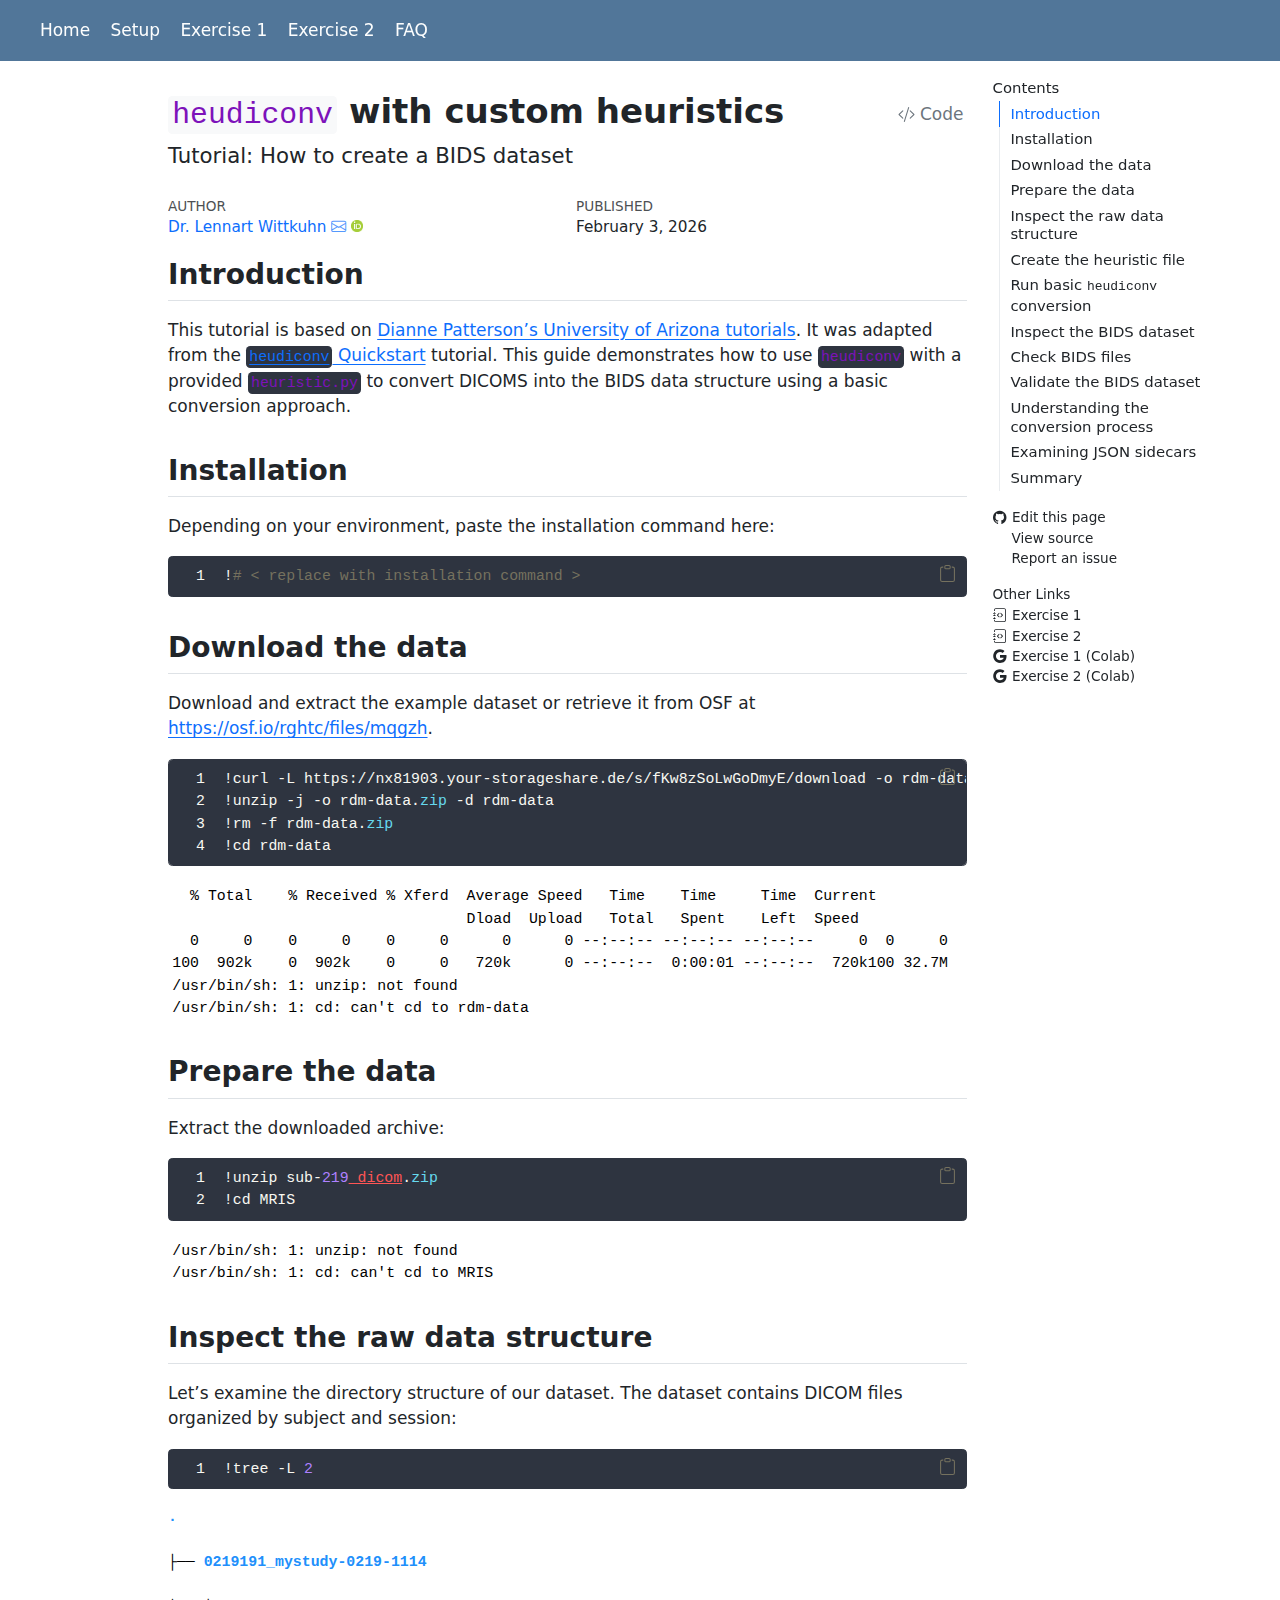
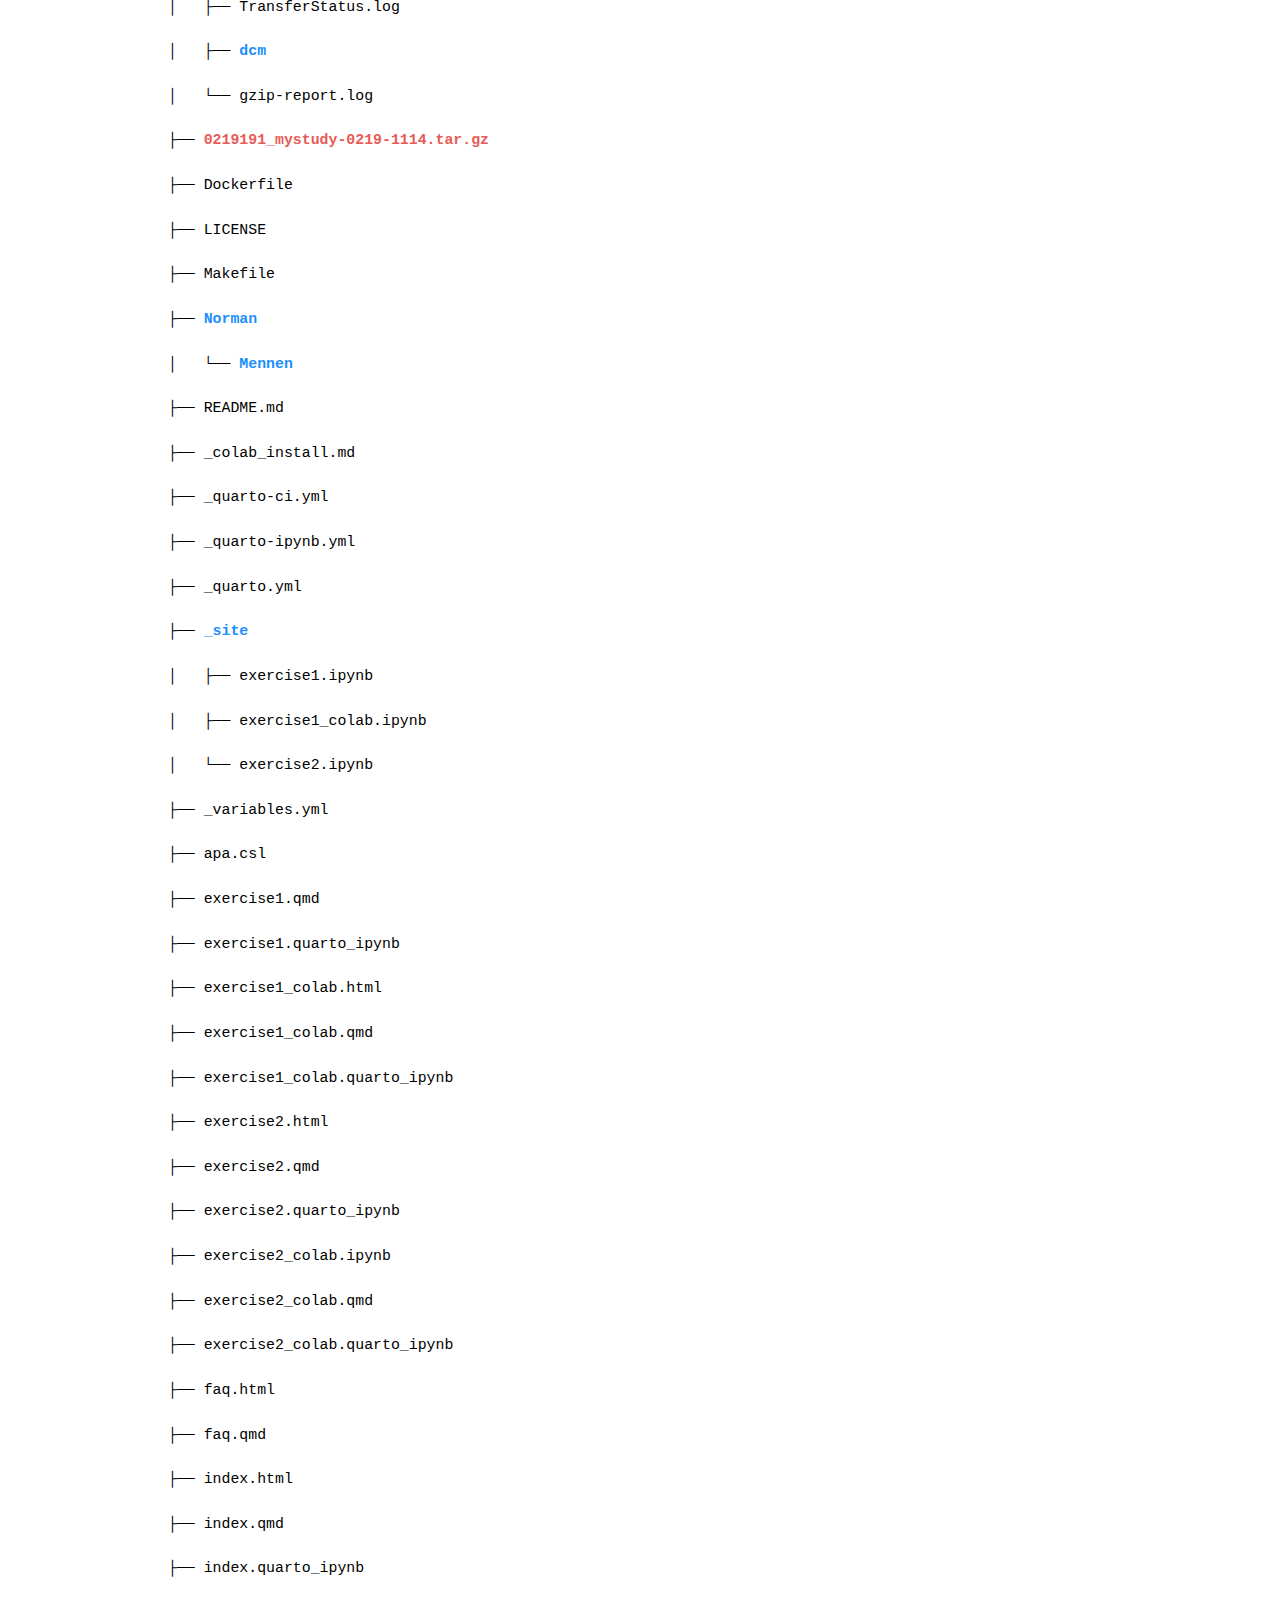
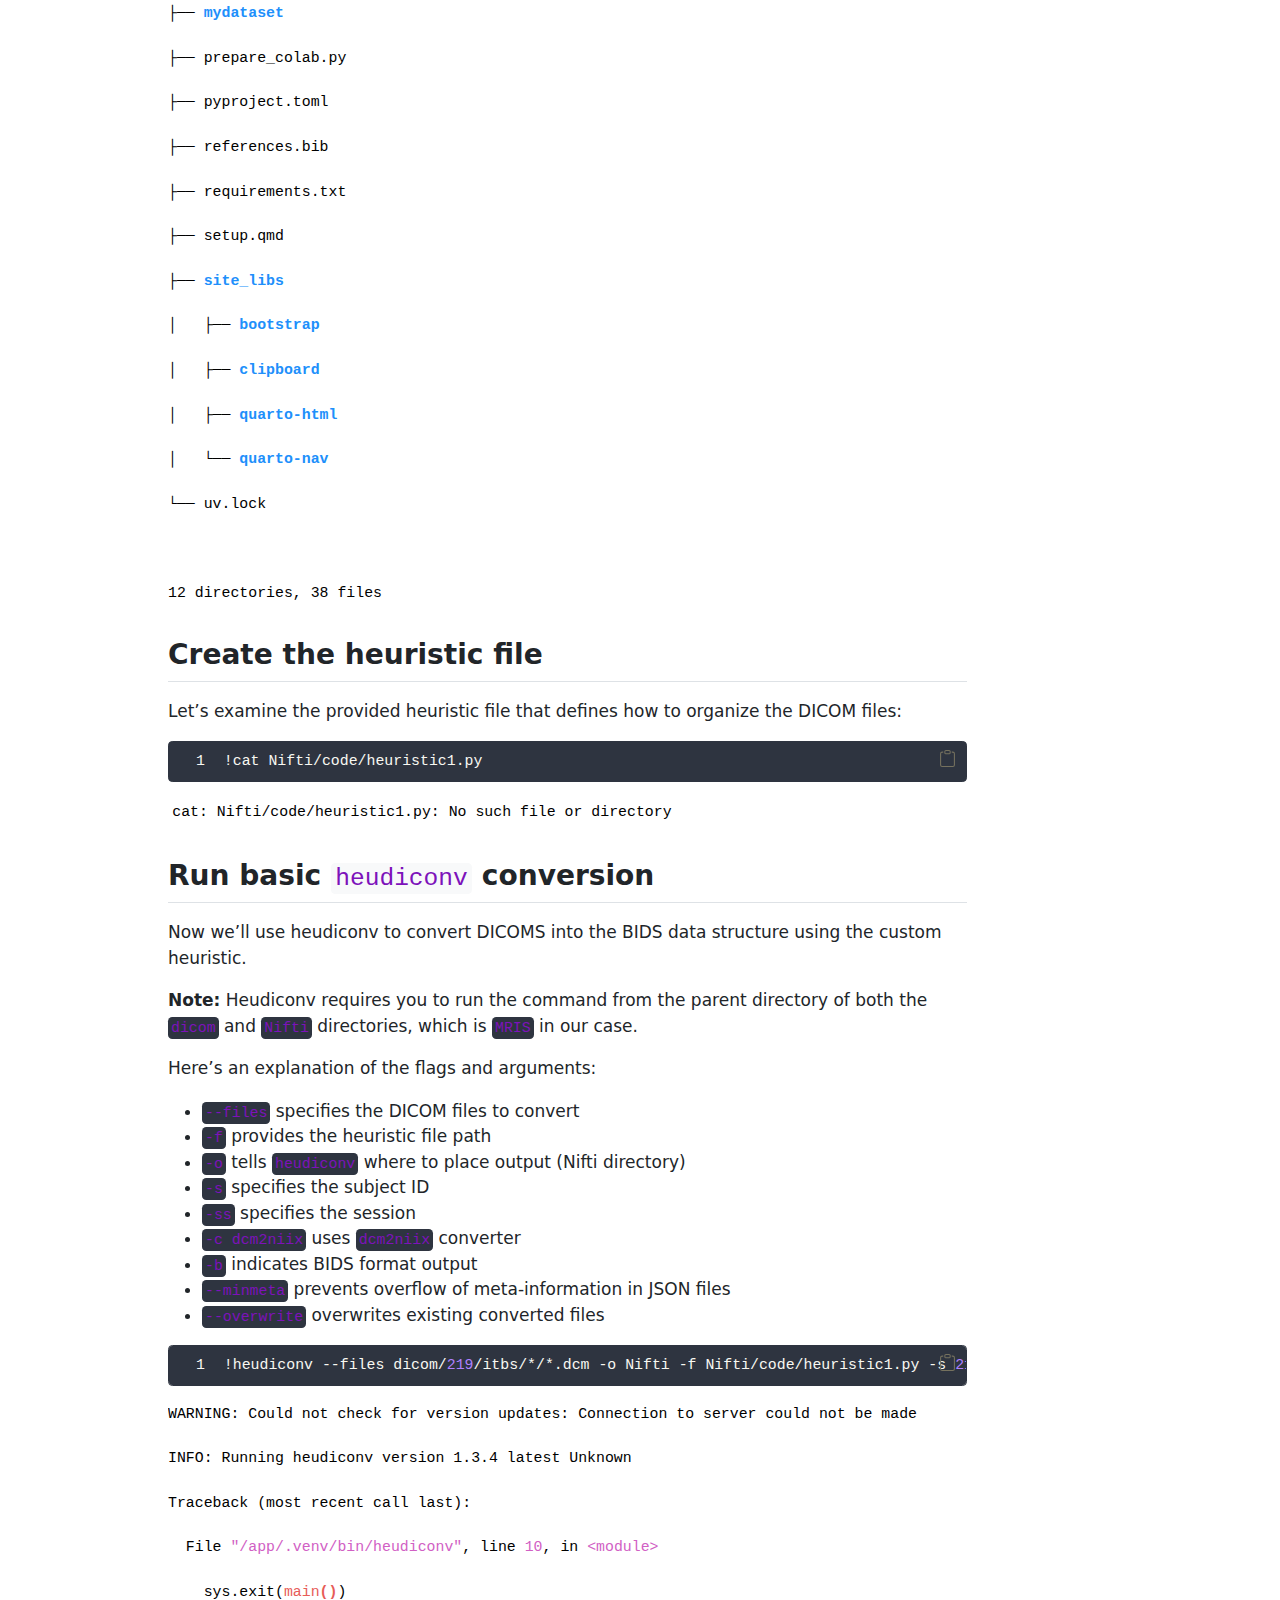
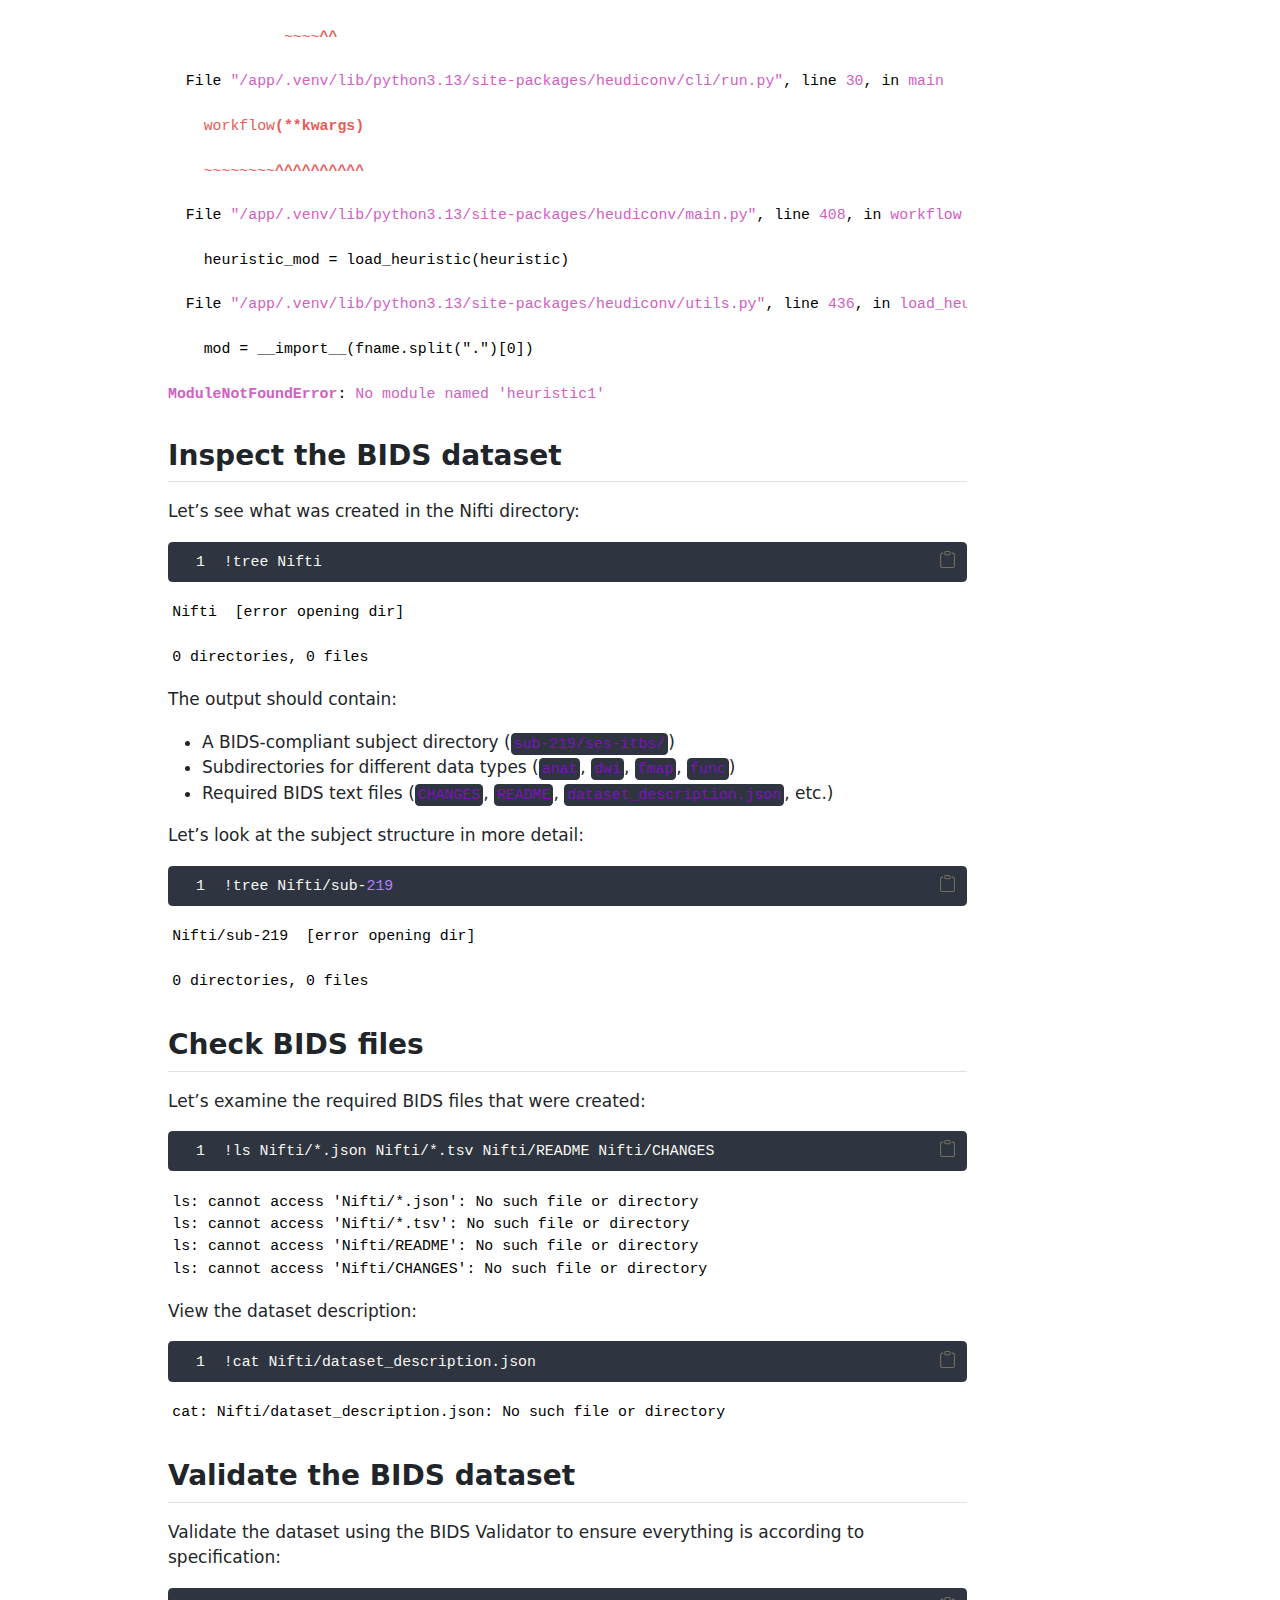
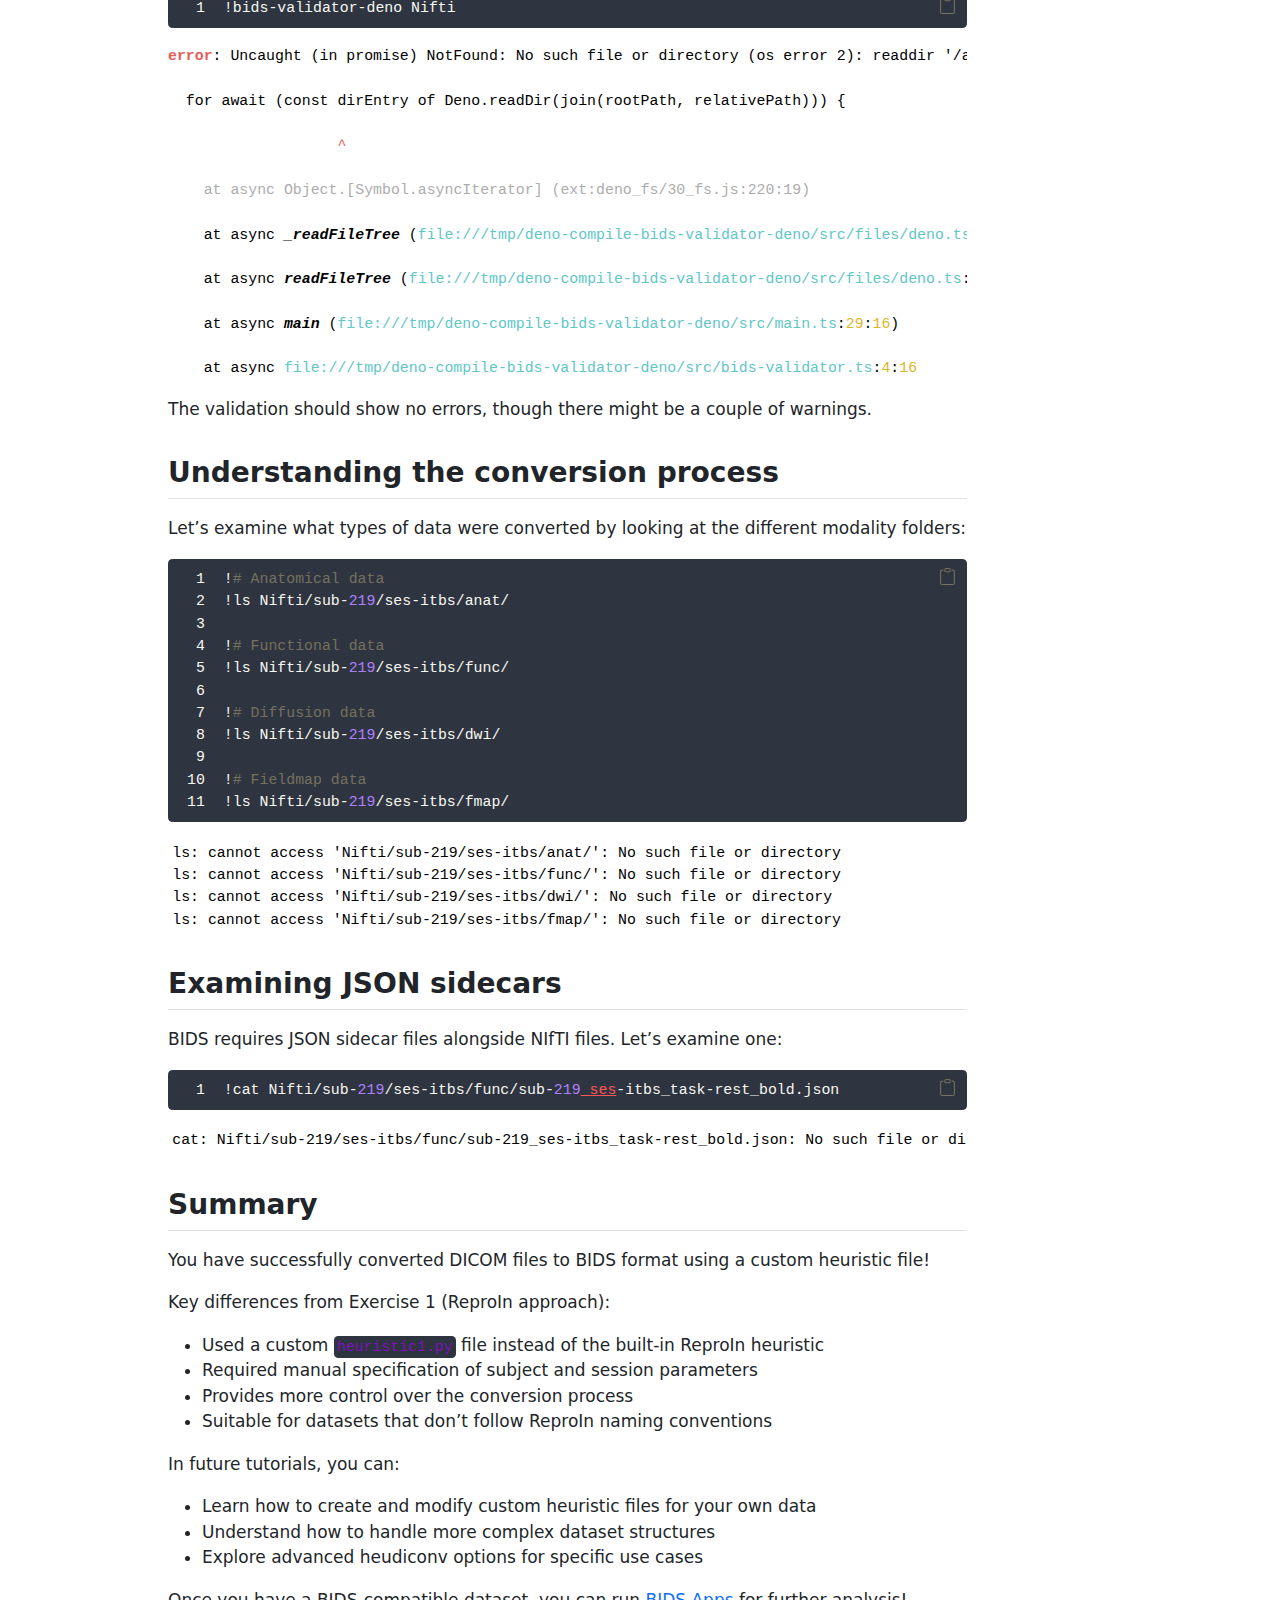
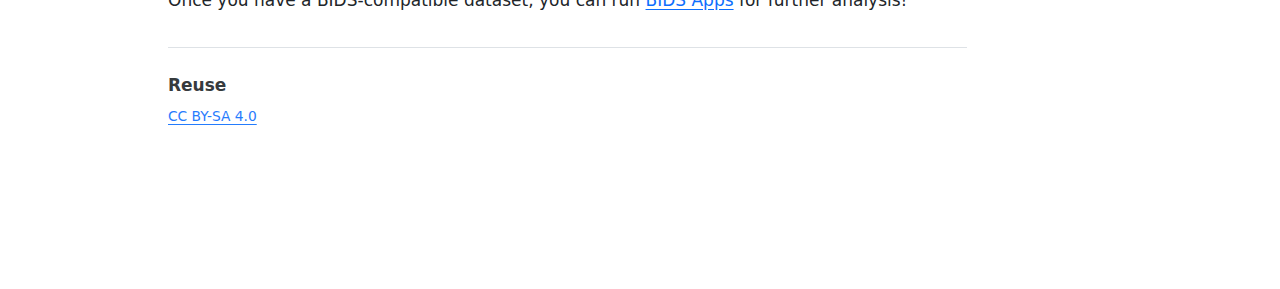
<file: exercise2_colab.html>
<!DOCTYPE html>
<html xmlns="http://www.w3.org/1999/xhtml" lang="en" xml:lang="en"><head>

<meta charset="utf-8">
<meta name="generator" content="quarto-1.8.27">

<meta name="viewport" content="width=device-width, initial-scale=1.0, user-scalable=yes">

<meta name="author" content="Dr.&nbsp;Lennart Wittkuhn">
<meta name="dcterms.date" content="2026-02-03">

<title>heudiconv with custom heuristics</title>
<style>
code{white-space: pre-wrap;}
span.smallcaps{font-variant: small-caps;}
div.columns{display: flex; gap: min(4vw, 1.5em);}
div.column{flex: auto; overflow-x: auto;}
div.hanging-indent{margin-left: 1.5em; text-indent: -1.5em;}
ul.task-list{list-style: none;}
ul.task-list li input[type="checkbox"] {
  width: 0.8em;
  margin: 0 0.8em 0.2em -1em; /* quarto-specific, see https://github.com/quarto-dev/quarto-cli/issues/4556 */ 
  vertical-align: middle;
}
/* CSS for syntax highlighting */
html { -webkit-text-size-adjust: 100%; }
pre > code.sourceCode { white-space: pre; position: relative; }
pre > code.sourceCode > span { display: inline-block; line-height: 1.25; }
pre > code.sourceCode > span:empty { height: 1.2em; }
.sourceCode { overflow: visible; }
code.sourceCode > span { color: inherit; text-decoration: inherit; }
div.sourceCode { margin: 1em 0; }
pre.sourceCode { margin: 0; }
@media screen {
div.sourceCode { overflow: auto; }
}
@media print {
pre > code.sourceCode { white-space: pre-wrap; }
pre > code.sourceCode > span { text-indent: -5em; padding-left: 5em; }
}
pre.numberSource code
  { counter-reset: source-line 0; }
pre.numberSource code > span
  { position: relative; left: -4em; counter-increment: source-line; }
pre.numberSource code > span > a:first-child::before
  { content: counter(source-line);
    position: relative; left: -1em; text-align: right; vertical-align: baseline;
    border: none; display: inline-block;
    -webkit-touch-callout: none; -webkit-user-select: none;
    -khtml-user-select: none; -moz-user-select: none;
    -ms-user-select: none; user-select: none;
    padding: 0 4px; width: 4em;
  }
pre.numberSource { margin-left: 3em;  padding-left: 4px; }
div.sourceCode
  {   }
@media screen {
pre > code.sourceCode > span > a:first-child::before { text-decoration: underline; }
}
</style>


<script src="site_libs/quarto-nav/quarto-nav.js"></script>
<script src="site_libs/quarto-nav/headroom.min.js"></script>
<script src="site_libs/clipboard/clipboard.min.js"></script>
<script src="site_libs/quarto-html/quarto.js" type="module"></script>
<script src="site_libs/quarto-html/tabsets/tabsets.js" type="module"></script>
<script src="site_libs/quarto-html/axe/axe-check.js" type="module"></script>
<script src="site_libs/quarto-html/popper.min.js"></script>
<script src="site_libs/quarto-html/tippy.umd.min.js"></script>
<script src="site_libs/quarto-html/anchor.min.js"></script>
<link href="site_libs/quarto-html/tippy.css" rel="stylesheet">
<link href="site_libs/quarto-html/quarto-syntax-highlighting-9e15f8fb9e1f2f288bfbe28f6ca11029.css" rel="stylesheet" id="quarto-text-highlighting-styles">
<script src="site_libs/bootstrap/bootstrap.min.js"></script>
<link href="site_libs/bootstrap/bootstrap-icons.css" rel="stylesheet">
<link href="site_libs/bootstrap/bootstrap-ff9de43c12c5769272d6d0d5187c3c55.min.css" rel="stylesheet" append-hash="true" id="quarto-bootstrap" data-mode="light">
<script id="quarto-search-options" type="application/json">{
  "language": {
    "search-no-results-text": "No results",
    "search-matching-documents-text": "matching documents",
    "search-copy-link-title": "Copy link to search",
    "search-hide-matches-text": "Hide additional matches",
    "search-more-match-text": "more match in this document",
    "search-more-matches-text": "more matches in this document",
    "search-clear-button-title": "Clear",
    "search-text-placeholder": "",
    "search-detached-cancel-button-title": "Cancel",
    "search-submit-button-title": "Submit",
    "search-label": "Search"
  }
}</script>
<style>html{ scroll-behavior: smooth; }</style>


</head>

<body class="nav-fixed quarto-light">

<div id="quarto-search-results"></div>
  <header id="quarto-header" class="headroom fixed-top">
    <nav class="navbar navbar-expand-lg " data-bs-theme="dark">
      <div class="navbar-container container-fluid">
          <button class="navbar-toggler" type="button" data-bs-toggle="collapse" data-bs-target="#navbarCollapse" aria-controls="navbarCollapse" role="menu" aria-expanded="false" aria-label="Toggle navigation" onclick="if (window.quartoToggleHeadroom) { window.quartoToggleHeadroom(); }">
  <span class="navbar-toggler-icon"></span>
</button>
          <div class="collapse navbar-collapse" id="navbarCollapse">
            <ul class="navbar-nav navbar-nav-scroll me-auto">
  <li class="nav-item">
    <a class="nav-link" href="./index.html"> 
<span class="menu-text">Home</span></a>
  </li>  
  <li class="nav-item">
    <a class="nav-link" href="./setup.html"> 
<span class="menu-text">Setup</span></a>
  </li>  
  <li class="nav-item">
    <a class="nav-link" href="./exercise1.html"> 
<span class="menu-text">Exercise 1</span></a>
  </li>  
  <li class="nav-item">
    <a class="nav-link" href="./exercise2.html"> 
<span class="menu-text">Exercise 2</span></a>
  </li>  
  <li class="nav-item">
    <a class="nav-link" href="./faq.html"> 
<span class="menu-text">FAQ</span></a>
  </li>  
</ul>
          </div> <!-- /navcollapse -->
            <div class="quarto-navbar-tools">
</div>
      </div> <!-- /container-fluid -->
    </nav>
</header>
<!-- content -->
<div id="quarto-content" class="quarto-container page-columns page-rows-contents page-layout-article page-navbar">
<!-- sidebar -->
<!-- margin-sidebar -->
    <div id="quarto-margin-sidebar" class="sidebar margin-sidebar">
        <nav id="TOC" role="doc-toc" class="toc-active" data-toc-expanded="99">
    <h2 id="toc-title">Contents</h2>
   
  <ul>
  <li><a href="#introduction" id="toc-introduction" class="nav-link active" data-scroll-target="#introduction">Introduction</a></li>
  <li><a href="#installation" id="toc-installation" class="nav-link" data-scroll-target="#installation">Installation</a></li>
  <li><a href="#download-the-data" id="toc-download-the-data" class="nav-link" data-scroll-target="#download-the-data">Download the data</a></li>
  <li><a href="#prepare-the-data" id="toc-prepare-the-data" class="nav-link" data-scroll-target="#prepare-the-data">Prepare the data</a></li>
  <li><a href="#inspect-the-raw-data-structure" id="toc-inspect-the-raw-data-structure" class="nav-link" data-scroll-target="#inspect-the-raw-data-structure">Inspect the raw data structure</a></li>
  <li><a href="#create-the-heuristic-file" id="toc-create-the-heuristic-file" class="nav-link" data-scroll-target="#create-the-heuristic-file">Create the heuristic file</a></li>
  <li><a href="#run-basic-heudiconv-conversion" id="toc-run-basic-heudiconv-conversion" class="nav-link" data-scroll-target="#run-basic-heudiconv-conversion">Run basic <code>heudiconv</code> conversion</a></li>
  <li><a href="#inspect-the-bids-dataset" id="toc-inspect-the-bids-dataset" class="nav-link" data-scroll-target="#inspect-the-bids-dataset">Inspect the BIDS dataset</a></li>
  <li><a href="#check-bids-files" id="toc-check-bids-files" class="nav-link" data-scroll-target="#check-bids-files">Check BIDS files</a></li>
  <li><a href="#validate-the-bids-dataset" id="toc-validate-the-bids-dataset" class="nav-link" data-scroll-target="#validate-the-bids-dataset">Validate the BIDS dataset</a></li>
  <li><a href="#understanding-the-conversion-process" id="toc-understanding-the-conversion-process" class="nav-link" data-scroll-target="#understanding-the-conversion-process">Understanding the conversion process</a></li>
  <li><a href="#examining-json-sidecars" id="toc-examining-json-sidecars" class="nav-link" data-scroll-target="#examining-json-sidecars">Examining JSON sidecars</a></li>
  <li><a href="#summary" id="toc-summary" class="nav-link" data-scroll-target="#summary">Summary</a></li>
  </ul>
<div class="toc-actions"><ul><li><a href="https://github.com/lnnrtwttkhn/rdm-bids/edit/main/exercise2_colab.qmd" class="toc-action"><i class="bi bi-github"></i>Edit this page</a></li><li><a href="https://github.com/lnnrtwttkhn/rdm-bids/blob/main/exercise2_colab.qmd" class="toc-action"><i class="bi empty"></i>View source</a></li><li><a href="https://github.com/lnnrtwttkhn/rdm-bids/issues/new" class="toc-action"><i class="bi empty"></i>Report an issue</a></li></ul></div><div class="quarto-other-links"><h2>Other Links</h2><ul><li><a href="exercise1.ipynb"><i class="bi bi-journal-code"></i>Exercise 1</a></li><li><a href="exercise2.ipynb"><i class="bi bi-journal-code"></i>Exercise 2</a></li><li><a href="exercise1_colab.ipynb"><i class="bi bi-google"></i>Exercise 1 (Colab)</a></li><li><a href="exercise2_colab.ipynb"><i class="bi bi-google"></i>Exercise 2 (Colab)</a></li></ul></div></nav>
    </div>
<!-- main -->
<main class="content" id="quarto-document-content">

<header id="title-block-header" class="quarto-title-block default">
<div class="quarto-title">
<div class="quarto-title-block"><div><h1 class="title"><code>heudiconv</code> with custom heuristics</h1><button type="button" class="btn code-tools-button" id="quarto-code-tools-source" data-quarto-source-url="https://github.com/lnnrtwttkhn/rdm-bids"><i class="bi"></i> Code</button></div></div>
<p class="subtitle lead">Tutorial: How to create a BIDS dataset</p>
</div>



<div class="quarto-title-meta">

    <div>
    <div class="quarto-title-meta-heading">Author</div>
    <div class="quarto-title-meta-contents">
             <p><a href="https://lennartwittkuhn.com/">Dr.&nbsp;Lennart Wittkuhn</a> <a href="mailto:lennart.wittkuhn@tutanota.com" class="quarto-title-author-email"><i class="bi bi-envelope"></i></a> <a href="https://orcid.org/0000-0003-2966-6888" class="quarto-title-author-orcid"> <img src="[data-uri]"></a></p>
          </div>
  </div>
    
    <div>
    <div class="quarto-title-meta-heading">Published</div>
    <div class="quarto-title-meta-contents">
      <p class="date">February 3, 2026</p>
    </div>
  </div>
  
    
  </div>
  


</header>


<section id="introduction" class="level2">
<h2 class="anchored" data-anchor-id="introduction">Introduction</h2>
<p>This tutorial is based on <a href="https://neuroimaging-core-docs.readthedocs.io/en/latest/pages/heudiconv.html#lesson-3-reproin-py">Dianne Patterson’s University of Arizona tutorials</a>. It was adapted from the <a href="https://heudiconv.readthedocs.io/en/latest/quickstart.html"><code>heudiconv</code> Quickstart</a> tutorial. This guide demonstrates how to use <code>heudiconv</code> with a provided <code>heuristic.py</code> to convert DICOMS into the BIDS data structure using a basic conversion approach.</p>
</section>
<section id="installation" class="level2">
<h2 class="anchored" data-anchor-id="installation">Installation</h2>
<p>Depending on your environment, paste the installation command here:</p>
<div id="a1558d88" class="cell" data-execution_count="1">
<div class="code-copy-outer-scaffold"><div class="sourceCode cell-code" id="cb1"><pre class="sourceCode numberSource python number-lines code-with-copy"><code class="sourceCode python"><span id="cb1-1"><a href="#cb1-1"></a><span class="op">!</span><span class="co"># &lt; replace with installation command &gt;</span></span></code></pre></div><button title="Copy to Clipboard" class="code-copy-button"><i class="bi"></i></button></div>
</div>
</section>
<section id="download-the-data" class="level2">
<h2 class="anchored" data-anchor-id="download-the-data">Download the data</h2>
<p>Download and extract the example dataset or retrieve it from OSF at <a href="https://osf.io/rghtc/files/mqgzh" class="uri">https://osf.io/rghtc/files/mqgzh</a>.</p>
<div id="ab5a4472" class="cell" data-execution_count="2">
<div class="code-copy-outer-scaffold"><div class="sourceCode cell-code" id="cb2"><pre class="sourceCode numberSource python number-lines code-with-copy"><code class="sourceCode python"><span id="cb2-1"><a href="#cb2-1"></a><span class="op">!</span>curl <span class="op">-</span>L https:<span class="op">//</span>nx81903.your<span class="op">-</span>storageshare.de<span class="op">/</span>s<span class="op">/</span>fKw8zSoLwGoDmyE<span class="op">/</span>download <span class="op">-</span>o rdm<span class="op">-</span>data.<span class="bu">zip</span></span>
<span id="cb2-2"><a href="#cb2-2"></a><span class="op">!</span>unzip <span class="op">-</span>j <span class="op">-</span>o rdm<span class="op">-</span>data.<span class="bu">zip</span> <span class="op">-</span>d rdm<span class="op">-</span>data</span>
<span id="cb2-3"><a href="#cb2-3"></a><span class="op">!</span>rm <span class="op">-</span>f rdm<span class="op">-</span>data.<span class="bu">zip</span></span>
<span id="cb2-4"><a href="#cb2-4"></a><span class="op">!</span>cd rdm<span class="op">-</span>data</span></code></pre></div><button title="Copy to Clipboard" class="code-copy-button"><i class="bi"></i></button></div>
<div class="cell-output cell-output-stdout">
<pre><code>  % Total    % Received % Xferd  Average Speed   Time    Time     Time  Current
                                 Dload  Upload   Total   Spent    Left  Speed
  0     0    0     0    0     0      0      0 --:--:-- --:--:-- --:--:--     0  0     0    0     0    0     0      0      0 --:--:-- --:--:-- --:--:--     0  0     0    0     0    0     0      0      0 --:--:-- --:--:-- --:--:--     0
100  902k    0  902k    0     0   720k      0 --:--:--  0:00:01 --:--:--  720k100 32.7M    0 32.7M    0     0  14.5M      0 --:--:--  0:00:02 --:--:-- 31.7M100 70.7M    0 70.7M    0     0  21.5M      0 --:--:--  0:00:03 --:--:-- 34.3M100  107M    0  107M    0     0  25.1M      0 --:--:--  0:00:04 --:--:-- 35.3M100  144M    0  144M    0     0  27.4M      0 --:--:--  0:00:05 --:--:-- 35.8M100  182M    0  182M    0     0  29.0M      0 --:--:--  0:00:06 --:--:-- 36.0M100  219M    0  219M    0     0  30.1M      0 --:--:--  0:00:07 --:--:-- 37.2M100  240M    0  240M    0     0  30.6M      0 --:--:--  0:00:07 --:--:-- 37.3M
/usr/bin/sh: 1: unzip: not found
/usr/bin/sh: 1: cd: can't cd to rdm-data</code></pre>
</div>
</div>
</section>
<section id="prepare-the-data" class="level2">
<h2 class="anchored" data-anchor-id="prepare-the-data">Prepare the data</h2>
<p>Extract the downloaded archive:</p>
<div id="e90fd069" class="cell" data-execution_count="3">
<div class="code-copy-outer-scaffold"><div class="sourceCode cell-code" id="cb4"><pre class="sourceCode numberSource python number-lines code-with-copy"><code class="sourceCode python"><span id="cb4-1"><a href="#cb4-1"></a><span class="op">!</span>unzip sub<span class="op">-</span><span class="dv">219</span><span class="er">_dicom</span>.<span class="bu">zip</span></span>
<span id="cb4-2"><a href="#cb4-2"></a><span class="op">!</span>cd MRIS</span></code></pre></div><button title="Copy to Clipboard" class="code-copy-button"><i class="bi"></i></button></div>
<div class="cell-output cell-output-stdout">
<pre><code>/usr/bin/sh: 1: unzip: not found
/usr/bin/sh: 1: cd: can't cd to MRIS</code></pre>
</div>
</div>
</section>
<section id="inspect-the-raw-data-structure" class="level2">
<h2 class="anchored" data-anchor-id="inspect-the-raw-data-structure">Inspect the raw data structure</h2>
<p>Let’s examine the directory structure of our dataset. The dataset contains DICOM files organized by subject and session:</p>
<div id="54822195" class="cell" data-execution_count="4">
<div class="code-copy-outer-scaffold"><div class="sourceCode cell-code" id="cb6"><pre class="sourceCode numberSource python number-lines code-with-copy"><code class="sourceCode python"><span id="cb6-1"><a href="#cb6-1"></a><span class="op">!</span>tree <span class="op">-</span>L <span class="dv">2</span></span></code></pre></div><button title="Copy to Clipboard" class="code-copy-button"><i class="bi"></i></button></div>
<div class="cell-output cell-output-stdout">
<div class="ansi-escaped-output">
<pre><span class="ansi-blue-fg ansi-bold">.</span>

├── <span class="ansi-blue-fg ansi-bold">0219191_mystudy-0219-1114</span>

│&nbsp;&nbsp; ├── TransferStatus.log

│&nbsp;&nbsp; ├── <span class="ansi-blue-fg ansi-bold">dcm</span>

│&nbsp;&nbsp; └── gzip-report.log

├── <span class="ansi-red-fg ansi-bold">0219191_mystudy-0219-1114.tar.gz</span>

├── Dockerfile

├── LICENSE

├── Makefile

├── <span class="ansi-blue-fg ansi-bold">Norman</span>

│&nbsp;&nbsp; └── <span class="ansi-blue-fg ansi-bold">Mennen</span>

├── README.md

├── _colab_install.md

├── _quarto-ci.yml

├── _quarto-ipynb.yml

├── _quarto.yml

├── <span class="ansi-blue-fg ansi-bold">_site</span>

│&nbsp;&nbsp; ├── exercise1.ipynb

│&nbsp;&nbsp; ├── exercise1_colab.ipynb

│&nbsp;&nbsp; └── exercise2.ipynb

├── _variables.yml

├── apa.csl

├── exercise1.qmd

├── exercise1.quarto_ipynb

├── exercise1_colab.html

├── exercise1_colab.qmd

├── exercise1_colab.quarto_ipynb

├── exercise2.html

├── exercise2.qmd

├── exercise2.quarto_ipynb

├── exercise2_colab.ipynb

├── exercise2_colab.qmd

├── exercise2_colab.quarto_ipynb

├── faq.html

├── faq.qmd

├── index.html

├── index.qmd

├── index.quarto_ipynb

├── <span class="ansi-blue-fg ansi-bold">mydataset</span>

├── prepare_colab.py

├── pyproject.toml

├── references.bib

├── requirements.txt

├── setup.qmd

├── <span class="ansi-blue-fg ansi-bold">site_libs</span>

│&nbsp;&nbsp; ├── <span class="ansi-blue-fg ansi-bold">bootstrap</span>

│&nbsp;&nbsp; ├── <span class="ansi-blue-fg ansi-bold">clipboard</span>

│&nbsp;&nbsp; ├── <span class="ansi-blue-fg ansi-bold">quarto-html</span>

│&nbsp;&nbsp; └── <span class="ansi-blue-fg ansi-bold">quarto-nav</span>

└── uv.lock



12 directories, 38 files
</pre>
</div>
</div>
</div>
</section>
<section id="create-the-heuristic-file" class="level2">
<h2 class="anchored" data-anchor-id="create-the-heuristic-file">Create the heuristic file</h2>
<p>Let’s examine the provided heuristic file that defines how to organize the DICOM files:</p>
<div id="dc0e6b05" class="cell" data-execution_count="5">
<div class="code-copy-outer-scaffold"><div class="sourceCode cell-code" id="cb7"><pre class="sourceCode numberSource python number-lines code-with-copy"><code class="sourceCode python"><span id="cb7-1"><a href="#cb7-1"></a><span class="op">!</span>cat Nifti<span class="op">/</span>code<span class="op">/</span>heuristic1.py</span></code></pre></div><button title="Copy to Clipboard" class="code-copy-button"><i class="bi"></i></button></div>
<div class="cell-output cell-output-stdout">
<pre><code>cat: Nifti/code/heuristic1.py: No such file or directory</code></pre>
</div>
</div>
</section>
<section id="run-basic-heudiconv-conversion" class="level2">
<h2 class="anchored" data-anchor-id="run-basic-heudiconv-conversion">Run basic <code>heudiconv</code> conversion</h2>
<p>Now we’ll use heudiconv to convert DICOMS into the BIDS data structure using the custom heuristic.</p>
<p><strong>Note:</strong> Heudiconv requires you to run the command from the parent directory of both the <code>dicom</code> and <code>Nifti</code> directories, which is <code>MRIS</code> in our case.</p>
<p>Here’s an explanation of the flags and arguments:</p>
<ul>
<li><code>--files</code> specifies the DICOM files to convert</li>
<li><code>-f</code> provides the heuristic file path</li>
<li><code>-o</code> tells <code>heudiconv</code> where to place output (Nifti directory)</li>
<li><code>-s</code> specifies the subject ID</li>
<li><code>-ss</code> specifies the session</li>
<li><code>-c dcm2niix</code> uses <code>dcm2niix</code> converter</li>
<li><code>-b</code> indicates BIDS format output</li>
<li><code>--minmeta</code> prevents overflow of meta-information in JSON files</li>
<li><code>--overwrite</code> overwrites existing converted files</li>
</ul>
<div id="8ead96ab" class="cell" data-execution_count="6">
<div class="code-copy-outer-scaffold"><div class="sourceCode cell-code" id="cb9"><pre class="sourceCode numberSource python number-lines code-with-copy"><code class="sourceCode python"><span id="cb9-1"><a href="#cb9-1"></a><span class="op">!</span>heudiconv <span class="op">--</span>files dicom<span class="op">/</span><span class="dv">219</span><span class="op">/</span>itbs<span class="op">/*/*</span>.dcm <span class="op">-</span>o Nifti <span class="op">-</span>f Nifti<span class="op">/</span>code<span class="op">/</span>heuristic1.py <span class="op">-</span>s <span class="dv">219</span> <span class="op">-</span>ss itbs <span class="op">-</span>c dcm2niix <span class="op">-</span>b <span class="op">--</span>minmeta <span class="op">--</span>overwrite</span></code></pre></div><button title="Copy to Clipboard" class="code-copy-button"><i class="bi"></i></button></div>
<div class="cell-output cell-output-stdout">
<div class="ansi-escaped-output">
<pre>WARNING: Could not check for version updates: Connection to server could not be made

INFO: Running heudiconv version 1.3.4 latest Unknown

Traceback (most recent call last):

  File <span class="ansi-magenta-fg">"/app/.venv/bin/heudiconv"</span>, line <span class="ansi-magenta-fg">10</span>, in <span class="ansi-magenta-fg">&lt;module&gt;</span>

    sys.exit(<span class="ansi-red-fg">main</span><span class="ansi-red-fg ansi-bold">()</span>)

             <span class="ansi-red-fg">~~~~</span><span class="ansi-red-fg ansi-bold">^^</span>

  File <span class="ansi-magenta-fg">"/app/.venv/lib/python3.13/site-packages/heudiconv/cli/run.py"</span>, line <span class="ansi-magenta-fg">30</span>, in <span class="ansi-magenta-fg">main</span>

    <span class="ansi-red-fg">workflow</span><span class="ansi-red-fg ansi-bold">(**kwargs)</span>

    <span class="ansi-red-fg">~~~~~~~~</span><span class="ansi-red-fg ansi-bold">^^^^^^^^^^</span>

  File <span class="ansi-magenta-fg">"/app/.venv/lib/python3.13/site-packages/heudiconv/main.py"</span>, line <span class="ansi-magenta-fg">408</span>, in <span class="ansi-magenta-fg">workflow</span>

    heuristic_mod = load_heuristic(heuristic)

  File <span class="ansi-magenta-fg">"/app/.venv/lib/python3.13/site-packages/heudiconv/utils.py"</span>, line <span class="ansi-magenta-fg">436</span>, in <span class="ansi-magenta-fg">load_heuristic</span>

    mod = __import__(fname.split(".")[0])

<span class="ansi-magenta-fg ansi-bold">ModuleNotFoundError</span>: <span class="ansi-magenta-fg">No module named 'heuristic1'</span>
</pre>
</div>
</div>
</div>
</section>
<section id="inspect-the-bids-dataset" class="level2">
<h2 class="anchored" data-anchor-id="inspect-the-bids-dataset">Inspect the BIDS dataset</h2>
<p>Let’s see what was created in the Nifti directory:</p>
<div id="2038824f" class="cell" data-execution_count="7">
<div class="code-copy-outer-scaffold"><div class="sourceCode cell-code" id="cb10"><pre class="sourceCode numberSource python number-lines code-with-copy"><code class="sourceCode python"><span id="cb10-1"><a href="#cb10-1"></a><span class="op">!</span>tree Nifti</span></code></pre></div><button title="Copy to Clipboard" class="code-copy-button"><i class="bi"></i></button></div>
<div class="cell-output cell-output-stdout">
<pre><code>Nifti  [error opening dir]

0 directories, 0 files</code></pre>
</div>
</div>
<p>The output should contain:</p>
<ul>
<li>A BIDS-compliant subject directory (<code>sub-219/ses-itbs/</code>)</li>
<li>Subdirectories for different data types (<code>anat</code>, <code>dwi</code>, <code>fmap</code>, <code>func</code>)</li>
<li>Required BIDS text files (<code>CHANGES</code>, <code>README</code>, <code>dataset_description.json</code>, etc.)</li>
</ul>
<p>Let’s look at the subject structure in more detail:</p>
<div id="5bad506c" class="cell" data-execution_count="8">
<div class="code-copy-outer-scaffold"><div class="sourceCode cell-code" id="cb12"><pre class="sourceCode numberSource python number-lines code-with-copy"><code class="sourceCode python"><span id="cb12-1"><a href="#cb12-1"></a><span class="op">!</span>tree Nifti<span class="op">/</span>sub<span class="op">-</span><span class="dv">219</span></span></code></pre></div><button title="Copy to Clipboard" class="code-copy-button"><i class="bi"></i></button></div>
<div class="cell-output cell-output-stdout">
<pre><code>Nifti/sub-219  [error opening dir]

0 directories, 0 files</code></pre>
</div>
</div>
</section>
<section id="check-bids-files" class="level2">
<h2 class="anchored" data-anchor-id="check-bids-files">Check BIDS files</h2>
<p>Let’s examine the required BIDS files that were created:</p>
<div id="6b7e8ddb" class="cell" data-execution_count="9">
<div class="code-copy-outer-scaffold"><div class="sourceCode cell-code" id="cb14"><pre class="sourceCode numberSource python number-lines code-with-copy"><code class="sourceCode python"><span id="cb14-1"><a href="#cb14-1"></a><span class="op">!</span>ls Nifti<span class="op">/*</span>.json Nifti<span class="op">/*</span>.tsv Nifti<span class="op">/</span>README Nifti<span class="op">/</span>CHANGES</span></code></pre></div><button title="Copy to Clipboard" class="code-copy-button"><i class="bi"></i></button></div>
<div class="cell-output cell-output-stdout">
<pre><code>ls: cannot access 'Nifti/*.json': No such file or directory
ls: cannot access 'Nifti/*.tsv': No such file or directory
ls: cannot access 'Nifti/README': No such file or directory
ls: cannot access 'Nifti/CHANGES': No such file or directory</code></pre>
</div>
</div>
<p>View the dataset description:</p>
<div id="5e7e3dc5" class="cell" data-execution_count="10">
<div class="code-copy-outer-scaffold"><div class="sourceCode cell-code" id="cb16"><pre class="sourceCode numberSource python number-lines code-with-copy"><code class="sourceCode python"><span id="cb16-1"><a href="#cb16-1"></a><span class="op">!</span>cat Nifti<span class="op">/</span>dataset_description.json</span></code></pre></div><button title="Copy to Clipboard" class="code-copy-button"><i class="bi"></i></button></div>
<div class="cell-output cell-output-stdout">
<pre><code>cat: Nifti/dataset_description.json: No such file or directory</code></pre>
</div>
</div>
</section>
<section id="validate-the-bids-dataset" class="level2">
<h2 class="anchored" data-anchor-id="validate-the-bids-dataset">Validate the BIDS dataset</h2>
<p>Validate the dataset using the BIDS Validator to ensure everything is according to specification:</p>
<div id="23aea441" class="cell" data-execution_count="11">
<div class="code-copy-outer-scaffold"><div class="sourceCode cell-code" id="cb18"><pre class="sourceCode numberSource python number-lines code-with-copy"><code class="sourceCode python"><span id="cb18-1"><a href="#cb18-1"></a><span class="op">!</span>bids<span class="op">-</span>validator<span class="op">-</span>deno Nifti</span></code></pre></div><button title="Copy to Clipboard" class="code-copy-button"><i class="bi"></i></button></div>
<div class="cell-output cell-output-stdout">
<div class="ansi-escaped-output">
<pre><span class="ansi-red-fg ansi-bold">error</span>: Uncaught (in promise) NotFound: No such file or directory (os error 2): readdir '/app/Nifti'

  for await (const dirEntry of Deno.readDir(join(rootPath, relativePath))) {

<span class="ansi-red-fg">                   ^</span>

    <span style="opacity:0.7;color:rgb(138,138,138)">at </span><span style="opacity:0.7;color:rgb(138,138,138)">async </span><span style="opacity:0.7;color:rgb(138,138,138)">Object.[Symbol.asyncIterator]</span><span style="opacity:0.7;color:rgb(138,138,138)"> (</span><span style="opacity:0.7;color:rgb(138,138,138)">ext:deno_fs/30_fs.js</span><span style="opacity:0.7;color:rgb(138,138,138)">:</span><span style="opacity:0.7;color:rgb(138,138,138)">220</span><span style="opacity:0.7;color:rgb(138,138,138)">:</span><span style="opacity:0.7;color:rgb(138,138,138)">19</span><span style="opacity:0.7;color:rgb(138,138,138)">)</span>

    at async <span style="font-weight:bold;font-style:italic">_readFileTree</span> (<span class="ansi-cyan-fg">file:///tmp/deno-compile-bids-validator-deno/src/files/deno.ts</span>:<span class="ansi-yellow-fg">43</span>:<span class="ansi-yellow-fg">20</span>)

    at async <span style="font-weight:bold;font-style:italic">readFileTree</span> (<span class="ansi-cyan-fg">file:///tmp/deno-compile-bids-validator-deno/src/files/deno.ts</span>:<span class="ansi-yellow-fg">90</span>:<span class="ansi-yellow-fg">16</span>)

    at async <span style="font-weight:bold;font-style:italic">main</span> (<span class="ansi-cyan-fg">file:///tmp/deno-compile-bids-validator-deno/src/main.ts</span>:<span class="ansi-yellow-fg">29</span>:<span class="ansi-yellow-fg">16</span>)

    at async <span class="ansi-cyan-fg">file:///tmp/deno-compile-bids-validator-deno/src/bids-validator.ts</span>:<span class="ansi-yellow-fg">4</span>:<span class="ansi-yellow-fg">16</span>
</pre>
</div>
</div>
</div>
<p>The validation should show no errors, though there might be a couple of warnings.</p>
</section>
<section id="understanding-the-conversion-process" class="level2">
<h2 class="anchored" data-anchor-id="understanding-the-conversion-process">Understanding the conversion process</h2>
<p>Let’s examine what types of data were converted by looking at the different modality folders:</p>
<div id="26af9dea" class="cell" data-execution_count="12">
<div class="code-copy-outer-scaffold"><div class="sourceCode cell-code" id="cb19"><pre class="sourceCode numberSource python number-lines code-with-copy"><code class="sourceCode python"><span id="cb19-1"><a href="#cb19-1"></a><span class="op">!</span><span class="co"># Anatomical data</span></span>
<span id="cb19-2"><a href="#cb19-2"></a><span class="op">!</span>ls Nifti<span class="op">/</span>sub<span class="op">-</span><span class="dv">219</span><span class="op">/</span>ses<span class="op">-</span>itbs<span class="op">/</span>anat<span class="op">/</span></span>
<span id="cb19-3"><a href="#cb19-3"></a></span>
<span id="cb19-4"><a href="#cb19-4"></a><span class="op">!</span><span class="co"># Functional data</span></span>
<span id="cb19-5"><a href="#cb19-5"></a><span class="op">!</span>ls Nifti<span class="op">/</span>sub<span class="op">-</span><span class="dv">219</span><span class="op">/</span>ses<span class="op">-</span>itbs<span class="op">/</span>func<span class="op">/</span></span>
<span id="cb19-6"><a href="#cb19-6"></a></span>
<span id="cb19-7"><a href="#cb19-7"></a><span class="op">!</span><span class="co"># Diffusion data</span></span>
<span id="cb19-8"><a href="#cb19-8"></a><span class="op">!</span>ls Nifti<span class="op">/</span>sub<span class="op">-</span><span class="dv">219</span><span class="op">/</span>ses<span class="op">-</span>itbs<span class="op">/</span>dwi<span class="op">/</span></span>
<span id="cb19-9"><a href="#cb19-9"></a></span>
<span id="cb19-10"><a href="#cb19-10"></a><span class="op">!</span><span class="co"># Fieldmap data</span></span>
<span id="cb19-11"><a href="#cb19-11"></a><span class="op">!</span>ls Nifti<span class="op">/</span>sub<span class="op">-</span><span class="dv">219</span><span class="op">/</span>ses<span class="op">-</span>itbs<span class="op">/</span>fmap<span class="op">/</span></span></code></pre></div><button title="Copy to Clipboard" class="code-copy-button"><i class="bi"></i></button></div>
<div class="cell-output cell-output-stdout">
<pre><code>ls: cannot access 'Nifti/sub-219/ses-itbs/anat/': No such file or directory
ls: cannot access 'Nifti/sub-219/ses-itbs/func/': No such file or directory
ls: cannot access 'Nifti/sub-219/ses-itbs/dwi/': No such file or directory
ls: cannot access 'Nifti/sub-219/ses-itbs/fmap/': No such file or directory</code></pre>
</div>
</div>
</section>
<section id="examining-json-sidecars" class="level2">
<h2 class="anchored" data-anchor-id="examining-json-sidecars">Examining JSON sidecars</h2>
<p>BIDS requires JSON sidecar files alongside NIfTI files. Let’s examine one:</p>
<div id="30abc283" class="cell" data-execution_count="13">
<div class="code-copy-outer-scaffold"><div class="sourceCode cell-code" id="cb21"><pre class="sourceCode numberSource python number-lines code-with-copy"><code class="sourceCode python"><span id="cb21-1"><a href="#cb21-1"></a><span class="op">!</span>cat Nifti<span class="op">/</span>sub<span class="op">-</span><span class="dv">219</span><span class="op">/</span>ses<span class="op">-</span>itbs<span class="op">/</span>func<span class="op">/</span>sub<span class="op">-</span><span class="dv">219</span><span class="er">_ses</span><span class="op">-</span>itbs_task<span class="op">-</span>rest_bold.json</span></code></pre></div><button title="Copy to Clipboard" class="code-copy-button"><i class="bi"></i></button></div>
<div class="cell-output cell-output-stdout">
<pre><code>cat: Nifti/sub-219/ses-itbs/func/sub-219_ses-itbs_task-rest_bold.json: No such file or directory</code></pre>
</div>
</div>
</section>
<section id="summary" class="level2">
<h2 class="anchored" data-anchor-id="summary">Summary</h2>
<p>You have successfully converted DICOM files to BIDS format using a custom heuristic file!</p>
<p>Key differences from Exercise 1 (ReproIn approach):</p>
<ul>
<li>Used a custom <code>heuristic1.py</code> file instead of the built-in ReproIn heuristic</li>
<li>Required manual specification of subject and session parameters</li>
<li>Provides more control over the conversion process</li>
<li>Suitable for datasets that don’t follow ReproIn naming conventions</li>
</ul>
<p>In future tutorials, you can:</p>
<ul>
<li>Learn how to create and modify custom heuristic files for your own data</li>
<li>Understand how to handle more complex dataset structures</li>
<li>Explore advanced heudiconv options for specific use cases</li>
</ul>
<p>Once you have a BIDS-compatible dataset, you can run <a href="https://bids-apps.neuroimaging.io/">BIDS Apps</a> for further analysis!</p>


</section>

<a onclick="window.scrollTo(0, 0); return false;" role="button" id="quarto-back-to-top"><i class="bi bi-arrow-up"></i> Back to top</a><div id="quarto-appendix" class="default"><section class="quarto-appendix-contents" id="quarto-reuse"><h2 class="anchored quarto-appendix-heading">Reuse</h2><div class="quarto-appendix-contents"><div><a rel="license" href="https://creativecommons.org/licenses/by-sa/4.0/">CC BY-SA 4.0</a></div></div></section></div></main> <!-- /main -->
<script id="quarto-html-after-body" type="application/javascript">
  window.document.addEventListener("DOMContentLoaded", function (event) {
    const icon = "";
    const anchorJS = new window.AnchorJS();
    anchorJS.options = {
      placement: 'right',
      icon: icon
    };
    anchorJS.add('.anchored');
    const isCodeAnnotation = (el) => {
      for (const clz of el.classList) {
        if (clz.startsWith('code-annotation-')) {                     
          return true;
        }
      }
      return false;
    }
    const onCopySuccess = function(e) {
      // button target
      const button = e.trigger;
      // don't keep focus
      button.blur();
      // flash "checked"
      button.classList.add('code-copy-button-checked');
      var currentTitle = button.getAttribute("title");
      button.setAttribute("title", "Copied!");
      let tooltip;
      if (window.bootstrap) {
        button.setAttribute("data-bs-toggle", "tooltip");
        button.setAttribute("data-bs-placement", "left");
        button.setAttribute("data-bs-title", "Copied!");
        tooltip = new bootstrap.Tooltip(button, 
          { trigger: "manual", 
            customClass: "code-copy-button-tooltip",
            offset: [0, -8]});
        tooltip.show();    
      }
      setTimeout(function() {
        if (tooltip) {
          tooltip.hide();
          button.removeAttribute("data-bs-title");
          button.removeAttribute("data-bs-toggle");
          button.removeAttribute("data-bs-placement");
        }
        button.setAttribute("title", currentTitle);
        button.classList.remove('code-copy-button-checked');
      }, 1000);
      // clear code selection
      e.clearSelection();
    }
    const getTextToCopy = function(trigger) {
      const outerScaffold = trigger.parentElement.cloneNode(true);
      const codeEl = outerScaffold.querySelector('code');
      for (const childEl of codeEl.children) {
        if (isCodeAnnotation(childEl)) {
          childEl.remove();
        }
      }
      return codeEl.innerText;
    }
    const clipboard = new window.ClipboardJS('.code-copy-button:not([data-in-quarto-modal])', {
      text: getTextToCopy
    });
    clipboard.on('success', onCopySuccess);
    if (window.document.getElementById('quarto-embedded-source-code-modal')) {
      const clipboardModal = new window.ClipboardJS('.code-copy-button[data-in-quarto-modal]', {
        text: getTextToCopy,
        container: window.document.getElementById('quarto-embedded-source-code-modal')
      });
      clipboardModal.on('success', onCopySuccess);
    }
    const viewSource = window.document.getElementById('quarto-view-source') ||
                       window.document.getElementById('quarto-code-tools-source');
    if (viewSource) {
      const sourceUrl = viewSource.getAttribute("data-quarto-source-url");
      viewSource.addEventListener("click", function(e) {
        if (sourceUrl) {
          // rstudio viewer pane
          if (/\bcapabilities=\b/.test(window.location)) {
            window.open(sourceUrl);
          } else {
            window.location.href = sourceUrl;
          }
        } else {
          const modal = new bootstrap.Modal(document.getElementById('quarto-embedded-source-code-modal'));
          modal.show();
        }
        return false;
      });
    }
    function toggleCodeHandler(show) {
      return function(e) {
        const detailsSrc = window.document.querySelectorAll(".cell > details > .sourceCode");
        for (let i=0; i<detailsSrc.length; i++) {
          const details = detailsSrc[i].parentElement;
          if (show) {
            details.open = true;
          } else {
            details.removeAttribute("open");
          }
        }
        const cellCodeDivs = window.document.querySelectorAll(".cell > .sourceCode");
        const fromCls = show ? "hidden" : "unhidden";
        const toCls = show ? "unhidden" : "hidden";
        for (let i=0; i<cellCodeDivs.length; i++) {
          const codeDiv = cellCodeDivs[i];
          if (codeDiv.classList.contains(fromCls)) {
            codeDiv.classList.remove(fromCls);
            codeDiv.classList.add(toCls);
          } 
        }
        return false;
      }
    }
    const hideAllCode = window.document.getElementById("quarto-hide-all-code");
    if (hideAllCode) {
      hideAllCode.addEventListener("click", toggleCodeHandler(false));
    }
    const showAllCode = window.document.getElementById("quarto-show-all-code");
    if (showAllCode) {
      showAllCode.addEventListener("click", toggleCodeHandler(true));
    }
      var localhostRegex = new RegExp(/^(?:http|https):\/\/localhost\:?[0-9]*\//);
      var mailtoRegex = new RegExp(/^mailto:/);
        var filterRegex = new RegExp("https:\/\/lennartwittkuhn\.com\/rdm-bids\/");
      var isInternal = (href) => {
          return filterRegex.test(href) || localhostRegex.test(href) || mailtoRegex.test(href);
      }
      // Inspect non-navigation links and adorn them if external
     var links = window.document.querySelectorAll('a[href]:not(.nav-link):not(.navbar-brand):not(.toc-action):not(.sidebar-link):not(.sidebar-item-toggle):not(.pagination-link):not(.no-external):not([aria-hidden]):not(.dropdown-item):not(.quarto-navigation-tool):not(.about-link)');
      for (var i=0; i<links.length; i++) {
        const link = links[i];
        if (!isInternal(link.href)) {
          // undo the damage that might have been done by quarto-nav.js in the case of
          // links that we want to consider external
          if (link.dataset.originalHref !== undefined) {
            link.href = link.dataset.originalHref;
          }
            // target, if specified
            link.setAttribute("target", "_blank");
            if (link.getAttribute("rel") === null) {
              link.setAttribute("rel", "noopener");
            }
        }
      }
    function tippyHover(el, contentFn, onTriggerFn, onUntriggerFn) {
      const config = {
        allowHTML: true,
        maxWidth: 500,
        delay: 100,
        arrow: false,
        appendTo: function(el) {
            return el.parentElement;
        },
        interactive: true,
        interactiveBorder: 10,
        theme: 'quarto',
        placement: 'bottom-start',
      };
      if (contentFn) {
        config.content = contentFn;
      }
      if (onTriggerFn) {
        config.onTrigger = onTriggerFn;
      }
      if (onUntriggerFn) {
        config.onUntrigger = onUntriggerFn;
      }
      window.tippy(el, config); 
    }
    const noterefs = window.document.querySelectorAll('a[role="doc-noteref"]');
    for (var i=0; i<noterefs.length; i++) {
      const ref = noterefs[i];
      tippyHover(ref, function() {
        // use id or data attribute instead here
        let href = ref.getAttribute('data-footnote-href') || ref.getAttribute('href');
        try { href = new URL(href).hash; } catch {}
        const id = href.replace(/^#\/?/, "");
        const note = window.document.getElementById(id);
        if (note) {
          return note.innerHTML;
        } else {
          return "";
        }
      });
    }
    const xrefs = window.document.querySelectorAll('a.quarto-xref');
    const processXRef = (id, note) => {
      // Strip column container classes
      const stripColumnClz = (el) => {
        el.classList.remove("page-full", "page-columns");
        if (el.children) {
          for (const child of el.children) {
            stripColumnClz(child);
          }
        }
      }
      stripColumnClz(note)
      if (id === null || id.startsWith('sec-')) {
        // Special case sections, only their first couple elements
        const container = document.createElement("div");
        if (note.children && note.children.length > 2) {
          container.appendChild(note.children[0].cloneNode(true));
          for (let i = 1; i < note.children.length; i++) {
            const child = note.children[i];
            if (child.tagName === "P" && child.innerText === "") {
              continue;
            } else {
              container.appendChild(child.cloneNode(true));
              break;
            }
          }
          if (window.Quarto?.typesetMath) {
            window.Quarto.typesetMath(container);
          }
          return container.innerHTML
        } else {
          if (window.Quarto?.typesetMath) {
            window.Quarto.typesetMath(note);
          }
          return note.innerHTML;
        }
      } else {
        // Remove any anchor links if they are present
        const anchorLink = note.querySelector('a.anchorjs-link');
        if (anchorLink) {
          anchorLink.remove();
        }
        if (window.Quarto?.typesetMath) {
          window.Quarto.typesetMath(note);
        }
        if (note.classList.contains("callout")) {
          return note.outerHTML;
        } else {
          return note.innerHTML;
        }
      }
    }
    for (var i=0; i<xrefs.length; i++) {
      const xref = xrefs[i];
      tippyHover(xref, undefined, function(instance) {
        instance.disable();
        let url = xref.getAttribute('href');
        let hash = undefined; 
        if (url.startsWith('#')) {
          hash = url;
        } else {
          try { hash = new URL(url).hash; } catch {}
        }
        if (hash) {
          const id = hash.replace(/^#\/?/, "");
          const note = window.document.getElementById(id);
          if (note !== null) {
            try {
              const html = processXRef(id, note.cloneNode(true));
              instance.setContent(html);
            } finally {
              instance.enable();
              instance.show();
            }
          } else {
            // See if we can fetch this
            fetch(url.split('#')[0])
            .then(res => res.text())
            .then(html => {
              const parser = new DOMParser();
              const htmlDoc = parser.parseFromString(html, "text/html");
              const note = htmlDoc.getElementById(id);
              if (note !== null) {
                const html = processXRef(id, note);
                instance.setContent(html);
              } 
            }).finally(() => {
              instance.enable();
              instance.show();
            });
          }
        } else {
          // See if we can fetch a full url (with no hash to target)
          // This is a special case and we should probably do some content thinning / targeting
          fetch(url)
          .then(res => res.text())
          .then(html => {
            const parser = new DOMParser();
            const htmlDoc = parser.parseFromString(html, "text/html");
            const note = htmlDoc.querySelector('main.content');
            if (note !== null) {
              // This should only happen for chapter cross references
              // (since there is no id in the URL)
              // remove the first header
              if (note.children.length > 0 && note.children[0].tagName === "HEADER") {
                note.children[0].remove();
              }
              const html = processXRef(null, note);
              instance.setContent(html);
            } 
          }).finally(() => {
            instance.enable();
            instance.show();
          });
        }
      }, function(instance) {
      });
    }
        let selectedAnnoteEl;
        const selectorForAnnotation = ( cell, annotation) => {
          let cellAttr = 'data-code-cell="' + cell + '"';
          let lineAttr = 'data-code-annotation="' +  annotation + '"';
          const selector = 'span[' + cellAttr + '][' + lineAttr + ']';
          return selector;
        }
        const selectCodeLines = (annoteEl) => {
          const doc = window.document;
          const targetCell = annoteEl.getAttribute("data-target-cell");
          const targetAnnotation = annoteEl.getAttribute("data-target-annotation");
          const annoteSpan = window.document.querySelector(selectorForAnnotation(targetCell, targetAnnotation));
          const lines = annoteSpan.getAttribute("data-code-lines").split(",");
          const lineIds = lines.map((line) => {
            return targetCell + "-" + line;
          })
          let top = null;
          let height = null;
          let parent = null;
          if (lineIds.length > 0) {
              //compute the position of the single el (top and bottom and make a div)
              const el = window.document.getElementById(lineIds[0]);
              top = el.offsetTop;
              height = el.offsetHeight;
              parent = el.parentElement.parentElement;
            if (lineIds.length > 1) {
              const lastEl = window.document.getElementById(lineIds[lineIds.length - 1]);
              const bottom = lastEl.offsetTop + lastEl.offsetHeight;
              height = bottom - top;
            }
            if (top !== null && height !== null && parent !== null) {
              // cook up a div (if necessary) and position it 
              let div = window.document.getElementById("code-annotation-line-highlight");
              if (div === null) {
                div = window.document.createElement("div");
                div.setAttribute("id", "code-annotation-line-highlight");
                div.style.position = 'absolute';
                parent.appendChild(div);
              }
              div.style.top = top - 2 + "px";
              div.style.height = height + 4 + "px";
              div.style.left = 0;
              let gutterDiv = window.document.getElementById("code-annotation-line-highlight-gutter");
              if (gutterDiv === null) {
                gutterDiv = window.document.createElement("div");
                gutterDiv.setAttribute("id", "code-annotation-line-highlight-gutter");
                gutterDiv.style.position = 'absolute';
                const codeCell = window.document.getElementById(targetCell);
                const gutter = codeCell.querySelector('.code-annotation-gutter');
                gutter.appendChild(gutterDiv);
              }
              gutterDiv.style.top = top - 2 + "px";
              gutterDiv.style.height = height + 4 + "px";
            }
            selectedAnnoteEl = annoteEl;
          }
        };
        const unselectCodeLines = () => {
          const elementsIds = ["code-annotation-line-highlight", "code-annotation-line-highlight-gutter"];
          elementsIds.forEach((elId) => {
            const div = window.document.getElementById(elId);
            if (div) {
              div.remove();
            }
          });
          selectedAnnoteEl = undefined;
        };
          // Handle positioning of the toggle
      window.addEventListener(
        "resize",
        throttle(() => {
          elRect = undefined;
          if (selectedAnnoteEl) {
            selectCodeLines(selectedAnnoteEl);
          }
        }, 10)
      );
      function throttle(fn, ms) {
      let throttle = false;
      let timer;
        return (...args) => {
          if(!throttle) { // first call gets through
              fn.apply(this, args);
              throttle = true;
          } else { // all the others get throttled
              if(timer) clearTimeout(timer); // cancel #2
              timer = setTimeout(() => {
                fn.apply(this, args);
                timer = throttle = false;
              }, ms);
          }
        };
      }
        const annoteTargets = window.document.querySelectorAll('.code-annotation-anchor');
        for (let i=0; i<annoteTargets.length; i++) {
          const annoteTarget = annoteTargets[i];
          const targetCell = annoteTarget.getAttribute("data-target-cell");
          const targetAnnotation = annoteTarget.getAttribute("data-target-annotation");
          const contentFn = () => {
            const content = window.document.querySelector(selectorForAnnotation(targetCell, targetAnnotation));
            if (content) {
              const tipContent = content.cloneNode(true);
              tipContent.classList.add("code-annotation-tip-content");
              return tipContent.outerHTML;
            }
          }
          const config = {
            allowHTML: true,
            content: contentFn,
            onShow: (instance) => {
              selectCodeLines(instance.reference);
              instance.reference.classList.add('code-annotation-active');
              window.tippy.hideAll();
            },
            onHide: (instance) => {
              unselectCodeLines();
              instance.reference.classList.remove('code-annotation-active');
            },
            maxWidth: 300,
            delay: [50, 0],
            duration: [200, 0],
            offset: [5, 10],
            arrow: true,
            appendTo: function(el) {
              return el.parentElement.parentElement.parentElement;
            },
            interactive: true,
            interactiveBorder: 10,
            theme: 'quarto',
            placement: 'right',
            popperOptions: {
              modifiers: [
              {
                name: 'flip',
                options: {
                  flipVariations: false, // true by default
                  allowedAutoPlacements: ['right'],
                  fallbackPlacements: ['right', 'top', 'top-start', 'top-end', 'bottom', 'bottom-start', 'bottom-end', 'left'],
                },
              },
              {
                name: 'preventOverflow',
                options: {
                  mainAxis: false,
                  altAxis: false
                }
              }
              ]        
            }      
          };
          window.tippy(annoteTarget, config); 
        }
    const findCites = (el) => {
      const parentEl = el.parentElement;
      if (parentEl) {
        const cites = parentEl.dataset.cites;
        if (cites) {
          return {
            el,
            cites: cites.split(' ')
          };
        } else {
          return findCites(el.parentElement)
        }
      } else {
        return undefined;
      }
    };
    var bibliorefs = window.document.querySelectorAll('a[role="doc-biblioref"]');
    for (var i=0; i<bibliorefs.length; i++) {
      const ref = bibliorefs[i];
      const citeInfo = findCites(ref);
      if (citeInfo) {
        tippyHover(citeInfo.el, function() {
          var popup = window.document.createElement('div');
          citeInfo.cites.forEach(function(cite) {
            var citeDiv = window.document.createElement('div');
            citeDiv.classList.add('hanging-indent');
            citeDiv.classList.add('csl-entry');
            var biblioDiv = window.document.getElementById('ref-' + cite);
            if (biblioDiv) {
              citeDiv.innerHTML = biblioDiv.innerHTML;
            }
            popup.appendChild(citeDiv);
          });
          return popup.innerHTML;
        });
      }
    }
  });
  </script>
</div> <!-- /content -->




<footer class="footer"><div class="nav-footer"><div class="nav-footer-center"><div class="toc-actions d-sm-block d-md-none"><ul><li><a href="https://github.com/lnnrtwttkhn/rdm-bids/edit/main/exercise2_colab.qmd" class="toc-action"><i class="bi bi-github"></i>Edit this page</a></li><li><a href="https://github.com/lnnrtwttkhn/rdm-bids/blob/main/exercise2_colab.qmd" class="toc-action"><i class="bi empty"></i>View source</a></li><li><a href="https://github.com/lnnrtwttkhn/rdm-bids/issues/new" class="toc-action"><i class="bi empty"></i>Report an issue</a></li></ul></div></div></div></footer><script src="site_libs/quarto-html/zenscroll-min.js"></script>
</body></html>
</file>
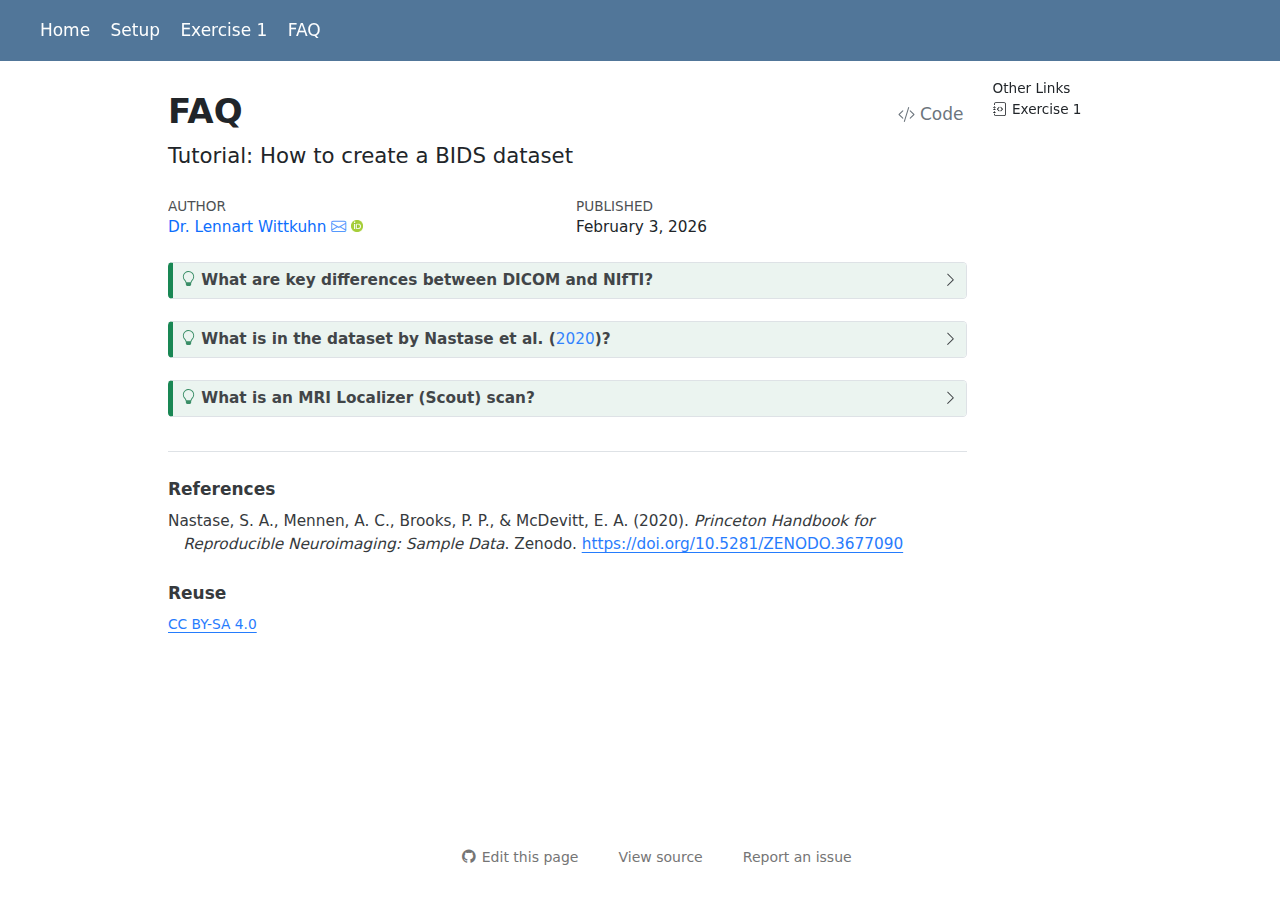
<file: faq.html>
<!DOCTYPE html>
<html xmlns="http://www.w3.org/1999/xhtml" lang="en" xml:lang="en"><head>

<meta charset="utf-8">
<meta name="generator" content="quarto-1.8.27">

<meta name="viewport" content="width=device-width, initial-scale=1.0, user-scalable=yes">

<meta name="author" content="Dr.&nbsp;Lennart Wittkuhn">
<meta name="dcterms.date" content="2026-02-03">

<title>FAQ</title>
<style>
code{white-space: pre-wrap;}
span.smallcaps{font-variant: small-caps;}
div.columns{display: flex; gap: min(4vw, 1.5em);}
div.column{flex: auto; overflow-x: auto;}
div.hanging-indent{margin-left: 1.5em; text-indent: -1.5em;}
ul.task-list{list-style: none;}
ul.task-list li input[type="checkbox"] {
  width: 0.8em;
  margin: 0 0.8em 0.2em -1em; /* quarto-specific, see https://github.com/quarto-dev/quarto-cli/issues/4556 */ 
  vertical-align: middle;
}
/* CSS for citations */
div.csl-bib-body { }
div.csl-entry {
  clear: both;
  margin-bottom: 0em;
}
.hanging-indent div.csl-entry {
  margin-left:2em;
  text-indent:-2em;
}
div.csl-left-margin {
  min-width:2em;
  float:left;
}
div.csl-right-inline {
  margin-left:2em;
  padding-left:1em;
}
div.csl-indent {
  margin-left: 2em;
}</style>


<script src="site_libs/quarto-nav/quarto-nav.js"></script>
<script src="site_libs/quarto-nav/headroom.min.js"></script>
<script src="site_libs/clipboard/clipboard.min.js"></script>
<script src="site_libs/quarto-html/quarto.js" type="module"></script>
<script src="site_libs/quarto-html/tabsets/tabsets.js" type="module"></script>
<script src="site_libs/quarto-html/axe/axe-check.js" type="module"></script>
<script src="site_libs/quarto-html/popper.min.js"></script>
<script src="site_libs/quarto-html/tippy.umd.min.js"></script>
<script src="site_libs/quarto-html/anchor.min.js"></script>
<link href="site_libs/quarto-html/tippy.css" rel="stylesheet">
<link href="site_libs/quarto-html/quarto-syntax-highlighting-9e15f8fb9e1f2f288bfbe28f6ca11029.css" rel="stylesheet" id="quarto-text-highlighting-styles">
<script src="site_libs/bootstrap/bootstrap.min.js"></script>
<link href="site_libs/bootstrap/bootstrap-icons.css" rel="stylesheet">
<link href="site_libs/bootstrap/bootstrap-ff9de43c12c5769272d6d0d5187c3c55.min.css" rel="stylesheet" append-hash="true" id="quarto-bootstrap" data-mode="light">
<script id="quarto-search-options" type="application/json">{
  "language": {
    "search-no-results-text": "No results",
    "search-matching-documents-text": "matching documents",
    "search-copy-link-title": "Copy link to search",
    "search-hide-matches-text": "Hide additional matches",
    "search-more-match-text": "more match in this document",
    "search-more-matches-text": "more matches in this document",
    "search-clear-button-title": "Clear",
    "search-text-placeholder": "",
    "search-detached-cancel-button-title": "Cancel",
    "search-submit-button-title": "Submit",
    "search-label": "Search"
  }
}</script>
<style>html{ scroll-behavior: smooth; }</style>


</head>

<body class="nav-fixed quarto-light">

<div id="quarto-search-results"></div>
  <header id="quarto-header" class="headroom fixed-top">
    <nav class="navbar navbar-expand-lg " data-bs-theme="dark">
      <div class="navbar-container container-fluid">
          <button class="navbar-toggler" type="button" data-bs-toggle="collapse" data-bs-target="#navbarCollapse" aria-controls="navbarCollapse" role="menu" aria-expanded="false" aria-label="Toggle navigation" onclick="if (window.quartoToggleHeadroom) { window.quartoToggleHeadroom(); }">
  <span class="navbar-toggler-icon"></span>
</button>
          <div class="collapse navbar-collapse" id="navbarCollapse">
            <ul class="navbar-nav navbar-nav-scroll me-auto">
  <li class="nav-item">
    <a class="nav-link" href="./index.html"> 
<span class="menu-text">Home</span></a>
  </li>  
  <li class="nav-item">
    <a class="nav-link" href="./setup.html"> 
<span class="menu-text">Setup</span></a>
  </li>  
  <li class="nav-item">
    <a class="nav-link" href="./exercise1.html"> 
<span class="menu-text">Exercise 1</span></a>
  </li>  
  <li class="nav-item">
    <a class="nav-link active" href="./faq.html" aria-current="page"> 
<span class="menu-text">FAQ</span></a>
  </li>  
</ul>
          </div> <!-- /navcollapse -->
            <div class="quarto-navbar-tools">
</div>
      </div> <!-- /container-fluid -->
    </nav>
</header>
<!-- content -->
<div id="quarto-content" class="quarto-container page-columns page-rows-contents page-layout-article page-navbar">
<!-- sidebar -->
<!-- margin-sidebar -->
    <div id="quarto-margin-sidebar" class="sidebar margin-sidebar">
        
    <div class="quarto-other-links"><h2>Other Links</h2><ul><li><a href="exercise1.ipynb"><i class="bi bi-journal-code"></i>Exercise 1</a></li></ul></div></div>
<!-- main -->
<main class="content" id="quarto-document-content">

<header id="title-block-header" class="quarto-title-block default">
<div class="quarto-title">
<div class="quarto-title-block"><div><h1 class="title">FAQ</h1><button type="button" class="btn code-tools-button" id="quarto-code-tools-source" data-quarto-source-url="https://github.com/lnnrtwttkhn/rdm-bids"><i class="bi"></i> Code</button></div></div>
<p class="subtitle lead">Tutorial: How to create a BIDS dataset</p>
</div>



<div class="quarto-title-meta">

    <div>
    <div class="quarto-title-meta-heading">Author</div>
    <div class="quarto-title-meta-contents">
             <p><a href="https://lennartwittkuhn.com/">Dr.&nbsp;Lennart Wittkuhn</a> <a href="mailto:lennart.wittkuhn@tutanota.com" class="quarto-title-author-email"><i class="bi bi-envelope"></i></a> <a href="https://orcid.org/0000-0003-2966-6888" class="quarto-title-author-orcid"> <img src="[data-uri]"></a></p>
          </div>
  </div>
    
    <div>
    <div class="quarto-title-meta-heading">Published</div>
    <div class="quarto-title-meta-contents">
      <p class="date">February 3, 2026</p>
    </div>
  </div>
  
    
  </div>
  


</header>


<div class="callout callout-style-default callout-tip callout-titled" title="What are key differences between DICOM and NIfTI?">
<div class="callout-header d-flex align-content-center collapsed" data-bs-toggle="collapse" data-bs-target=".callout-1-contents" aria-controls="callout-1" aria-expanded="false" aria-label="Toggle callout">
<div class="callout-icon-container">
<i class="callout-icon"></i>
</div>
<div class="callout-title-container flex-fill">
<span class="screen-reader-only">Tip</span>What are key differences between DICOM and NIfTI?
</div>
<div class="callout-btn-toggle d-inline-block border-0 py-1 ps-1 pe-0 float-end"><i class="callout-toggle"></i></div>
</div>
<div id="callout-1" class="callout-1-contents callout-collapse collapse">
<div class="callout-body-container callout-body">
<p><strong>DICOM (Digital Imaging and Communications in Medicine)</strong> is the standard format used by medical imaging devices (CT, MRI, etc.). DICOM files:</p>
<ul>
<li>Store images as 2D layers/slices that can be viewed individually</li>
<li>Include extensive metadata (patient info, acquisition parameters, etc.)</li>
<li>Are larger and more complex but provide rich clinical information</li>
<li>Are widely used across all medical specialties</li>
</ul>
<p><strong>NIfTI (Neuroimaging Informatics Technology Initiative)</strong> was designed specifically for neuroimaging research. NIfTI files:</p>
<ul>
<li>Store 3D volumetric data with clear spatial orientation</li>
<li>Have less metadata but are simpler and faster to process</li>
<li>Solve spatial orientation problems that existed in older formats</li>
<li>Are primarily used in neuroscience and brain research</li>
</ul>
<p><strong>Why convert from DICOM to NIfTI?</strong></p>
<p>DICOM files can be converted to NIfTI without losing image quality, making the data easier to work with in research pipelines while maintaining the essential imaging information.</p>
</div>
</div>
</div>
<div class="callout callout-style-default callout-tip callout-titled" title="What is in the dataset by @nastase2020?">
<div class="callout-header d-flex align-content-center collapsed" data-bs-toggle="collapse" data-bs-target=".callout-2-contents" aria-controls="callout-2" aria-expanded="false" aria-label="Toggle callout">
<div class="callout-icon-container">
<i class="callout-icon"></i>
</div>
<div class="callout-title-container flex-fill">
<span class="screen-reader-only">Tip</span>What is in the dataset by <span class="citation" data-cites="nastase2020">Nastase et al. (<a href="#ref-nastase2020" role="doc-biblioref">2020</a>)</span>?
</div>
<div class="callout-btn-toggle d-inline-block border-0 py-1 ps-1 pe-0 float-end"><i class="callout-toggle"></i></div>
</div>
<div id="callout-2" class="callout-2-contents callout-collapse collapse">
<div class="callout-body-container callout-body">
<p>This archive contains a raw DICOM dataset acquired (with informed consent) using the ReproIn naming convention on a Siemens Skyra 3T MRI scanner. The dataset includes a T1-weighted anatomical image, four functional runs with the “prettymouth” spoken story stimulus, and one functional run with a block design emotional faces task, as well as auxiliary scans (e.g., scout, soundcheck). The “prettymouth” story stimulus created by Yeshurun et al., 2017 and is available as part of the Narratives collection, and the emotional faces task is similar to Chai et al., 2015. These data are intended for use with the <a href="https://brainhack-princeton.github.io/handbook/">Princeton Handbook for Reproducible Neuroimaging</a>. The handbook provides guidelines for BIDS conversion and execution of BIDS apps (e.g., fMRIPrep, MRIQC). The brain data are contributed by author S.A.N. and are authorized for non-anonymized distribution.</p>
</div>
</div>
</div>
<div class="callout callout-style-default callout-tip callout-titled" title="What is an MRI Localizer (Scout) scan?">
<div class="callout-header d-flex align-content-center collapsed" data-bs-toggle="collapse" data-bs-target=".callout-3-contents" aria-controls="callout-3" aria-expanded="false" aria-label="Toggle callout">
<div class="callout-icon-container">
<i class="callout-icon"></i>
</div>
<div class="callout-title-container flex-fill">
<span class="screen-reader-only">Tip</span>What is an MRI Localizer (Scout) scan?
</div>
<div class="callout-btn-toggle d-inline-block border-0 py-1 ps-1 pe-0 float-end"><i class="callout-toggle"></i></div>
</div>
<div id="callout-3" class="callout-3-contents callout-collapse collapse">
<div class="callout-body-container callout-body">
<p>An <strong>MRI localizer</strong> (also called a <em>scout</em> or <em>survey</em> scan) is a quick, low-resolution scan done at the start of an MRI session. Its main purpose is to help plan and position the detailed scans that follow. Localizers show the basic anatomy and orientation, but are not used for diagnosis or analysis.</p>
</div>
</div>
</div>




<a onclick="window.scrollTo(0, 0); return false;" role="button" id="quarto-back-to-top"><i class="bi bi-arrow-up"></i> Back to top</a><div id="quarto-appendix" class="default"><section class="quarto-appendix-contents" role="doc-bibliography" id="quarto-bibliography"><h2 class="anchored quarto-appendix-heading">References</h2><div id="refs" class="references csl-bib-body hanging-indent" data-entry-spacing="0" data-line-spacing="2" role="list">
<div id="ref-nastase2020" class="csl-entry" role="listitem">
Nastase, S. A., Mennen, A. C., Brooks, P. P., &amp; McDevitt, E. A. (2020). <em>Princeton Handbook for Reproducible Neuroimaging: Sample Data</em>. Zenodo. <a href="https://doi.org/10.5281/ZENODO.3677090">https://doi.org/10.5281/ZENODO.3677090</a>
</div>
</div></section><section class="quarto-appendix-contents" id="quarto-reuse"><h2 class="anchored quarto-appendix-heading">Reuse</h2><div class="quarto-appendix-contents"><div><a rel="license" href="https://creativecommons.org/licenses/by-sa/4.0/">CC BY-SA 4.0</a></div></div></section></div></main> <!-- /main -->
<script id="quarto-html-after-body" type="application/javascript">
  window.document.addEventListener("DOMContentLoaded", function (event) {
    const icon = "";
    const anchorJS = new window.AnchorJS();
    anchorJS.options = {
      placement: 'right',
      icon: icon
    };
    anchorJS.add('.anchored');
    const isCodeAnnotation = (el) => {
      for (const clz of el.classList) {
        if (clz.startsWith('code-annotation-')) {                     
          return true;
        }
      }
      return false;
    }
    const onCopySuccess = function(e) {
      // button target
      const button = e.trigger;
      // don't keep focus
      button.blur();
      // flash "checked"
      button.classList.add('code-copy-button-checked');
      var currentTitle = button.getAttribute("title");
      button.setAttribute("title", "Copied!");
      let tooltip;
      if (window.bootstrap) {
        button.setAttribute("data-bs-toggle", "tooltip");
        button.setAttribute("data-bs-placement", "left");
        button.setAttribute("data-bs-title", "Copied!");
        tooltip = new bootstrap.Tooltip(button, 
          { trigger: "manual", 
            customClass: "code-copy-button-tooltip",
            offset: [0, -8]});
        tooltip.show();    
      }
      setTimeout(function() {
        if (tooltip) {
          tooltip.hide();
          button.removeAttribute("data-bs-title");
          button.removeAttribute("data-bs-toggle");
          button.removeAttribute("data-bs-placement");
        }
        button.setAttribute("title", currentTitle);
        button.classList.remove('code-copy-button-checked');
      }, 1000);
      // clear code selection
      e.clearSelection();
    }
    const getTextToCopy = function(trigger) {
      const outerScaffold = trigger.parentElement.cloneNode(true);
      const codeEl = outerScaffold.querySelector('code');
      for (const childEl of codeEl.children) {
        if (isCodeAnnotation(childEl)) {
          childEl.remove();
        }
      }
      return codeEl.innerText;
    }
    const clipboard = new window.ClipboardJS('.code-copy-button:not([data-in-quarto-modal])', {
      text: getTextToCopy
    });
    clipboard.on('success', onCopySuccess);
    if (window.document.getElementById('quarto-embedded-source-code-modal')) {
      const clipboardModal = new window.ClipboardJS('.code-copy-button[data-in-quarto-modal]', {
        text: getTextToCopy,
        container: window.document.getElementById('quarto-embedded-source-code-modal')
      });
      clipboardModal.on('success', onCopySuccess);
    }
    const viewSource = window.document.getElementById('quarto-view-source') ||
                       window.document.getElementById('quarto-code-tools-source');
    if (viewSource) {
      const sourceUrl = viewSource.getAttribute("data-quarto-source-url");
      viewSource.addEventListener("click", function(e) {
        if (sourceUrl) {
          // rstudio viewer pane
          if (/\bcapabilities=\b/.test(window.location)) {
            window.open(sourceUrl);
          } else {
            window.location.href = sourceUrl;
          }
        } else {
          const modal = new bootstrap.Modal(document.getElementById('quarto-embedded-source-code-modal'));
          modal.show();
        }
        return false;
      });
    }
    function toggleCodeHandler(show) {
      return function(e) {
        const detailsSrc = window.document.querySelectorAll(".cell > details > .sourceCode");
        for (let i=0; i<detailsSrc.length; i++) {
          const details = detailsSrc[i].parentElement;
          if (show) {
            details.open = true;
          } else {
            details.removeAttribute("open");
          }
        }
        const cellCodeDivs = window.document.querySelectorAll(".cell > .sourceCode");
        const fromCls = show ? "hidden" : "unhidden";
        const toCls = show ? "unhidden" : "hidden";
        for (let i=0; i<cellCodeDivs.length; i++) {
          const codeDiv = cellCodeDivs[i];
          if (codeDiv.classList.contains(fromCls)) {
            codeDiv.classList.remove(fromCls);
            codeDiv.classList.add(toCls);
          } 
        }
        return false;
      }
    }
    const hideAllCode = window.document.getElementById("quarto-hide-all-code");
    if (hideAllCode) {
      hideAllCode.addEventListener("click", toggleCodeHandler(false));
    }
    const showAllCode = window.document.getElementById("quarto-show-all-code");
    if (showAllCode) {
      showAllCode.addEventListener("click", toggleCodeHandler(true));
    }
      var localhostRegex = new RegExp(/^(?:http|https):\/\/localhost\:?[0-9]*\//);
      var mailtoRegex = new RegExp(/^mailto:/);
        var filterRegex = new RegExp("https:\/\/lennartwittkuhn\.com\/rdm-bids\/");
      var isInternal = (href) => {
          return filterRegex.test(href) || localhostRegex.test(href) || mailtoRegex.test(href);
      }
      // Inspect non-navigation links and adorn them if external
     var links = window.document.querySelectorAll('a[href]:not(.nav-link):not(.navbar-brand):not(.toc-action):not(.sidebar-link):not(.sidebar-item-toggle):not(.pagination-link):not(.no-external):not([aria-hidden]):not(.dropdown-item):not(.quarto-navigation-tool):not(.about-link)');
      for (var i=0; i<links.length; i++) {
        const link = links[i];
        if (!isInternal(link.href)) {
          // undo the damage that might have been done by quarto-nav.js in the case of
          // links that we want to consider external
          if (link.dataset.originalHref !== undefined) {
            link.href = link.dataset.originalHref;
          }
            // target, if specified
            link.setAttribute("target", "_blank");
            if (link.getAttribute("rel") === null) {
              link.setAttribute("rel", "noopener");
            }
        }
      }
    function tippyHover(el, contentFn, onTriggerFn, onUntriggerFn) {
      const config = {
        allowHTML: true,
        maxWidth: 500,
        delay: 100,
        arrow: false,
        appendTo: function(el) {
            return el.parentElement;
        },
        interactive: true,
        interactiveBorder: 10,
        theme: 'quarto',
        placement: 'bottom-start',
      };
      if (contentFn) {
        config.content = contentFn;
      }
      if (onTriggerFn) {
        config.onTrigger = onTriggerFn;
      }
      if (onUntriggerFn) {
        config.onUntrigger = onUntriggerFn;
      }
      window.tippy(el, config); 
    }
    const noterefs = window.document.querySelectorAll('a[role="doc-noteref"]');
    for (var i=0; i<noterefs.length; i++) {
      const ref = noterefs[i];
      tippyHover(ref, function() {
        // use id or data attribute instead here
        let href = ref.getAttribute('data-footnote-href') || ref.getAttribute('href');
        try { href = new URL(href).hash; } catch {}
        const id = href.replace(/^#\/?/, "");
        const note = window.document.getElementById(id);
        if (note) {
          return note.innerHTML;
        } else {
          return "";
        }
      });
    }
    const xrefs = window.document.querySelectorAll('a.quarto-xref');
    const processXRef = (id, note) => {
      // Strip column container classes
      const stripColumnClz = (el) => {
        el.classList.remove("page-full", "page-columns");
        if (el.children) {
          for (const child of el.children) {
            stripColumnClz(child);
          }
        }
      }
      stripColumnClz(note)
      if (id === null || id.startsWith('sec-')) {
        // Special case sections, only their first couple elements
        const container = document.createElement("div");
        if (note.children && note.children.length > 2) {
          container.appendChild(note.children[0].cloneNode(true));
          for (let i = 1; i < note.children.length; i++) {
            const child = note.children[i];
            if (child.tagName === "P" && child.innerText === "") {
              continue;
            } else {
              container.appendChild(child.cloneNode(true));
              break;
            }
          }
          if (window.Quarto?.typesetMath) {
            window.Quarto.typesetMath(container);
          }
          return container.innerHTML
        } else {
          if (window.Quarto?.typesetMath) {
            window.Quarto.typesetMath(note);
          }
          return note.innerHTML;
        }
      } else {
        // Remove any anchor links if they are present
        const anchorLink = note.querySelector('a.anchorjs-link');
        if (anchorLink) {
          anchorLink.remove();
        }
        if (window.Quarto?.typesetMath) {
          window.Quarto.typesetMath(note);
        }
        if (note.classList.contains("callout")) {
          return note.outerHTML;
        } else {
          return note.innerHTML;
        }
      }
    }
    for (var i=0; i<xrefs.length; i++) {
      const xref = xrefs[i];
      tippyHover(xref, undefined, function(instance) {
        instance.disable();
        let url = xref.getAttribute('href');
        let hash = undefined; 
        if (url.startsWith('#')) {
          hash = url;
        } else {
          try { hash = new URL(url).hash; } catch {}
        }
        if (hash) {
          const id = hash.replace(/^#\/?/, "");
          const note = window.document.getElementById(id);
          if (note !== null) {
            try {
              const html = processXRef(id, note.cloneNode(true));
              instance.setContent(html);
            } finally {
              instance.enable();
              instance.show();
            }
          } else {
            // See if we can fetch this
            fetch(url.split('#')[0])
            .then(res => res.text())
            .then(html => {
              const parser = new DOMParser();
              const htmlDoc = parser.parseFromString(html, "text/html");
              const note = htmlDoc.getElementById(id);
              if (note !== null) {
                const html = processXRef(id, note);
                instance.setContent(html);
              } 
            }).finally(() => {
              instance.enable();
              instance.show();
            });
          }
        } else {
          // See if we can fetch a full url (with no hash to target)
          // This is a special case and we should probably do some content thinning / targeting
          fetch(url)
          .then(res => res.text())
          .then(html => {
            const parser = new DOMParser();
            const htmlDoc = parser.parseFromString(html, "text/html");
            const note = htmlDoc.querySelector('main.content');
            if (note !== null) {
              // This should only happen for chapter cross references
              // (since there is no id in the URL)
              // remove the first header
              if (note.children.length > 0 && note.children[0].tagName === "HEADER") {
                note.children[0].remove();
              }
              const html = processXRef(null, note);
              instance.setContent(html);
            } 
          }).finally(() => {
            instance.enable();
            instance.show();
          });
        }
      }, function(instance) {
      });
    }
        let selectedAnnoteEl;
        const selectorForAnnotation = ( cell, annotation) => {
          let cellAttr = 'data-code-cell="' + cell + '"';
          let lineAttr = 'data-code-annotation="' +  annotation + '"';
          const selector = 'span[' + cellAttr + '][' + lineAttr + ']';
          return selector;
        }
        const selectCodeLines = (annoteEl) => {
          const doc = window.document;
          const targetCell = annoteEl.getAttribute("data-target-cell");
          const targetAnnotation = annoteEl.getAttribute("data-target-annotation");
          const annoteSpan = window.document.querySelector(selectorForAnnotation(targetCell, targetAnnotation));
          const lines = annoteSpan.getAttribute("data-code-lines").split(",");
          const lineIds = lines.map((line) => {
            return targetCell + "-" + line;
          })
          let top = null;
          let height = null;
          let parent = null;
          if (lineIds.length > 0) {
              //compute the position of the single el (top and bottom and make a div)
              const el = window.document.getElementById(lineIds[0]);
              top = el.offsetTop;
              height = el.offsetHeight;
              parent = el.parentElement.parentElement;
            if (lineIds.length > 1) {
              const lastEl = window.document.getElementById(lineIds[lineIds.length - 1]);
              const bottom = lastEl.offsetTop + lastEl.offsetHeight;
              height = bottom - top;
            }
            if (top !== null && height !== null && parent !== null) {
              // cook up a div (if necessary) and position it 
              let div = window.document.getElementById("code-annotation-line-highlight");
              if (div === null) {
                div = window.document.createElement("div");
                div.setAttribute("id", "code-annotation-line-highlight");
                div.style.position = 'absolute';
                parent.appendChild(div);
              }
              div.style.top = top - 2 + "px";
              div.style.height = height + 4 + "px";
              div.style.left = 0;
              let gutterDiv = window.document.getElementById("code-annotation-line-highlight-gutter");
              if (gutterDiv === null) {
                gutterDiv = window.document.createElement("div");
                gutterDiv.setAttribute("id", "code-annotation-line-highlight-gutter");
                gutterDiv.style.position = 'absolute';
                const codeCell = window.document.getElementById(targetCell);
                const gutter = codeCell.querySelector('.code-annotation-gutter');
                gutter.appendChild(gutterDiv);
              }
              gutterDiv.style.top = top - 2 + "px";
              gutterDiv.style.height = height + 4 + "px";
            }
            selectedAnnoteEl = annoteEl;
          }
        };
        const unselectCodeLines = () => {
          const elementsIds = ["code-annotation-line-highlight", "code-annotation-line-highlight-gutter"];
          elementsIds.forEach((elId) => {
            const div = window.document.getElementById(elId);
            if (div) {
              div.remove();
            }
          });
          selectedAnnoteEl = undefined;
        };
          // Handle positioning of the toggle
      window.addEventListener(
        "resize",
        throttle(() => {
          elRect = undefined;
          if (selectedAnnoteEl) {
            selectCodeLines(selectedAnnoteEl);
          }
        }, 10)
      );
      function throttle(fn, ms) {
      let throttle = false;
      let timer;
        return (...args) => {
          if(!throttle) { // first call gets through
              fn.apply(this, args);
              throttle = true;
          } else { // all the others get throttled
              if(timer) clearTimeout(timer); // cancel #2
              timer = setTimeout(() => {
                fn.apply(this, args);
                timer = throttle = false;
              }, ms);
          }
        };
      }
        const annoteTargets = window.document.querySelectorAll('.code-annotation-anchor');
        for (let i=0; i<annoteTargets.length; i++) {
          const annoteTarget = annoteTargets[i];
          const targetCell = annoteTarget.getAttribute("data-target-cell");
          const targetAnnotation = annoteTarget.getAttribute("data-target-annotation");
          const contentFn = () => {
            const content = window.document.querySelector(selectorForAnnotation(targetCell, targetAnnotation));
            if (content) {
              const tipContent = content.cloneNode(true);
              tipContent.classList.add("code-annotation-tip-content");
              return tipContent.outerHTML;
            }
          }
          const config = {
            allowHTML: true,
            content: contentFn,
            onShow: (instance) => {
              selectCodeLines(instance.reference);
              instance.reference.classList.add('code-annotation-active');
              window.tippy.hideAll();
            },
            onHide: (instance) => {
              unselectCodeLines();
              instance.reference.classList.remove('code-annotation-active');
            },
            maxWidth: 300,
            delay: [50, 0],
            duration: [200, 0],
            offset: [5, 10],
            arrow: true,
            appendTo: function(el) {
              return el.parentElement.parentElement.parentElement;
            },
            interactive: true,
            interactiveBorder: 10,
            theme: 'quarto',
            placement: 'right',
            popperOptions: {
              modifiers: [
              {
                name: 'flip',
                options: {
                  flipVariations: false, // true by default
                  allowedAutoPlacements: ['right'],
                  fallbackPlacements: ['right', 'top', 'top-start', 'top-end', 'bottom', 'bottom-start', 'bottom-end', 'left'],
                },
              },
              {
                name: 'preventOverflow',
                options: {
                  mainAxis: false,
                  altAxis: false
                }
              }
              ]        
            }      
          };
          window.tippy(annoteTarget, config); 
        }
    const findCites = (el) => {
      const parentEl = el.parentElement;
      if (parentEl) {
        const cites = parentEl.dataset.cites;
        if (cites) {
          return {
            el,
            cites: cites.split(' ')
          };
        } else {
          return findCites(el.parentElement)
        }
      } else {
        return undefined;
      }
    };
    var bibliorefs = window.document.querySelectorAll('a[role="doc-biblioref"]');
    for (var i=0; i<bibliorefs.length; i++) {
      const ref = bibliorefs[i];
      const citeInfo = findCites(ref);
      if (citeInfo) {
        tippyHover(citeInfo.el, function() {
          var popup = window.document.createElement('div');
          citeInfo.cites.forEach(function(cite) {
            var citeDiv = window.document.createElement('div');
            citeDiv.classList.add('hanging-indent');
            citeDiv.classList.add('csl-entry');
            var biblioDiv = window.document.getElementById('ref-' + cite);
            if (biblioDiv) {
              citeDiv.innerHTML = biblioDiv.innerHTML;
            }
            popup.appendChild(citeDiv);
          });
          return popup.innerHTML;
        });
      }
    }
  });
  </script>
</div> <!-- /content -->




<footer class="footer"><div class="nav-footer"><div class="nav-footer-center"><div class="toc-actions"><ul><li><a href="https://github.com/lnnrtwttkhn/rdm-bids/edit/main/faq.qmd" class="toc-action"><i class="bi bi-github"></i>Edit this page</a></li><li><a href="https://github.com/lnnrtwttkhn/rdm-bids/blob/main/faq.qmd" class="toc-action"><i class="bi empty"></i>View source</a></li><li><a href="https://github.com/lnnrtwttkhn/rdm-bids/issues/new" class="toc-action"><i class="bi empty"></i>Report an issue</a></li></ul></div></div></div></footer><script src="site_libs/quarto-html/zenscroll-min.js"></script>
</body></html>
</file>
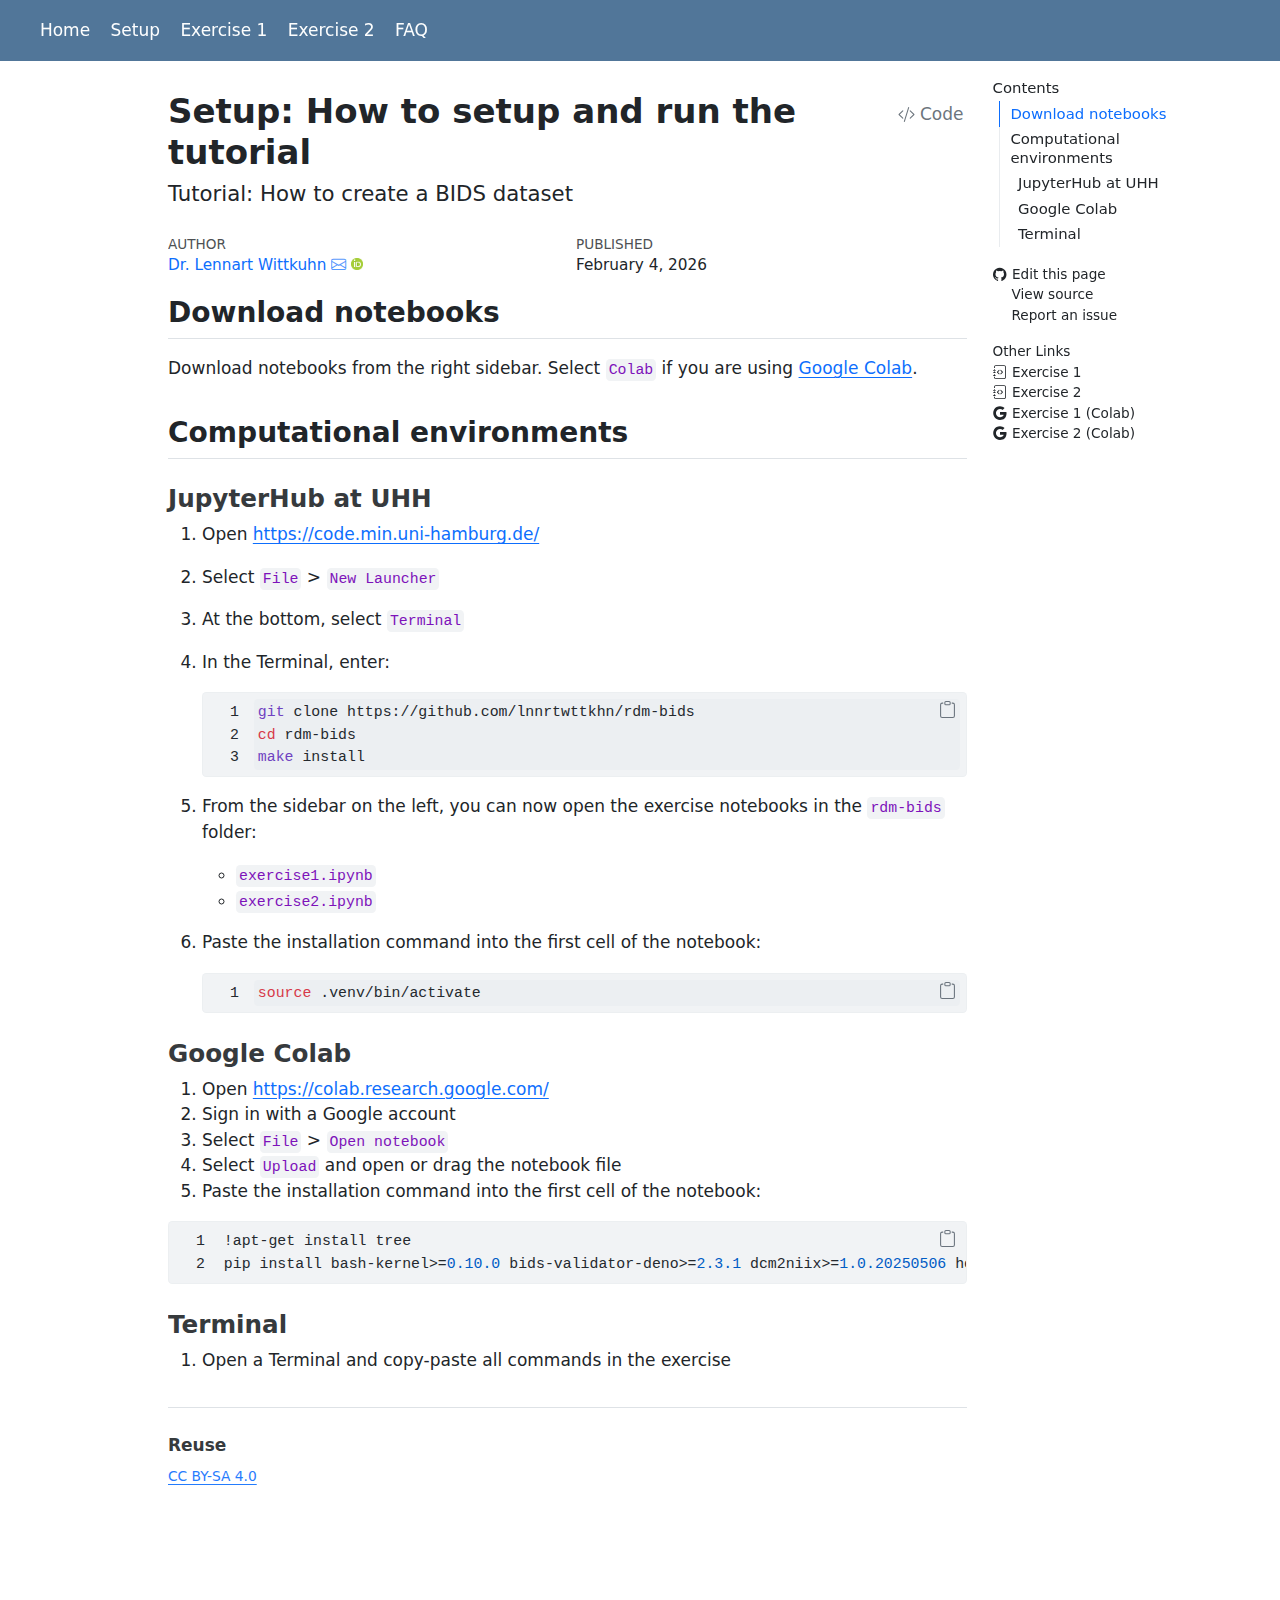
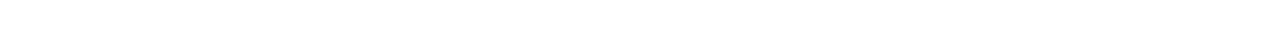
<file: setup.html>
<!DOCTYPE html>
<html xmlns="http://www.w3.org/1999/xhtml" lang="en" xml:lang="en"><head>

<meta charset="utf-8">
<meta name="generator" content="quarto-1.8.27">

<meta name="viewport" content="width=device-width, initial-scale=1.0, user-scalable=yes">

<meta name="author" content="Dr.&nbsp;Lennart Wittkuhn">
<meta name="dcterms.date" content="2026-02-04">

<title>Setup: How to setup and run the tutorial</title>
<style>
code{white-space: pre-wrap;}
span.smallcaps{font-variant: small-caps;}
div.columns{display: flex; gap: min(4vw, 1.5em);}
div.column{flex: auto; overflow-x: auto;}
div.hanging-indent{margin-left: 1.5em; text-indent: -1.5em;}
ul.task-list{list-style: none;}
ul.task-list li input[type="checkbox"] {
  width: 0.8em;
  margin: 0 0.8em 0.2em -1em; /* quarto-specific, see https://github.com/quarto-dev/quarto-cli/issues/4556 */ 
  vertical-align: middle;
}
/* CSS for syntax highlighting */
html { -webkit-text-size-adjust: 100%; }
pre > code.sourceCode { white-space: pre; position: relative; }
pre > code.sourceCode > span { display: inline-block; line-height: 1.25; }
pre > code.sourceCode > span:empty { height: 1.2em; }
.sourceCode { overflow: visible; }
code.sourceCode > span { color: inherit; text-decoration: inherit; }
div.sourceCode { margin: 1em 0; }
pre.sourceCode { margin: 0; }
@media screen {
div.sourceCode { overflow: auto; }
}
@media print {
pre > code.sourceCode { white-space: pre-wrap; }
pre > code.sourceCode > span { text-indent: -5em; padding-left: 5em; }
}
pre.numberSource code
  { counter-reset: source-line 0; }
pre.numberSource code > span
  { position: relative; left: -4em; counter-increment: source-line; }
pre.numberSource code > span > a:first-child::before
  { content: counter(source-line);
    position: relative; left: -1em; text-align: right; vertical-align: baseline;
    border: none; display: inline-block;
    -webkit-touch-callout: none; -webkit-user-select: none;
    -khtml-user-select: none; -moz-user-select: none;
    -ms-user-select: none; user-select: none;
    padding: 0 4px; width: 4em;
  }
pre.numberSource { margin-left: 3em;  padding-left: 4px; }
div.sourceCode
  {   }
@media screen {
pre > code.sourceCode > span > a:first-child::before { text-decoration: underline; }
}
</style>


<script src="site_libs/quarto-nav/quarto-nav.js"></script>
<script src="site_libs/quarto-nav/headroom.min.js"></script>
<script src="site_libs/clipboard/clipboard.min.js"></script>
<script src="site_libs/quarto-html/quarto.js" type="module"></script>
<script src="site_libs/quarto-html/tabsets/tabsets.js" type="module"></script>
<script src="site_libs/quarto-html/axe/axe-check.js" type="module"></script>
<script src="site_libs/quarto-html/popper.min.js"></script>
<script src="site_libs/quarto-html/tippy.umd.min.js"></script>
<script src="site_libs/quarto-html/anchor.min.js"></script>
<link href="site_libs/quarto-html/tippy.css" rel="stylesheet">
<link href="site_libs/quarto-html/quarto-syntax-highlighting-8b4baf804e461d9b72633f0de59a0cac.css" rel="stylesheet" id="quarto-text-highlighting-styles">
<script src="site_libs/bootstrap/bootstrap.min.js"></script>
<link href="site_libs/bootstrap/bootstrap-icons.css" rel="stylesheet">
<link href="site_libs/bootstrap/bootstrap-9fa9e98f73ee3efa585e3f50c18792c0.min.css" rel="stylesheet" append-hash="true" id="quarto-bootstrap" data-mode="light">
<script id="quarto-search-options" type="application/json">{
  "language": {
    "search-no-results-text": "No results",
    "search-matching-documents-text": "matching documents",
    "search-copy-link-title": "Copy link to search",
    "search-hide-matches-text": "Hide additional matches",
    "search-more-match-text": "more match in this document",
    "search-more-matches-text": "more matches in this document",
    "search-clear-button-title": "Clear",
    "search-text-placeholder": "",
    "search-detached-cancel-button-title": "Cancel",
    "search-submit-button-title": "Submit",
    "search-label": "Search"
  }
}</script>
<style>html{ scroll-behavior: smooth; }</style>


</head>

<body class="nav-fixed quarto-light">

<div id="quarto-search-results"></div>
  <header id="quarto-header" class="headroom fixed-top">
    <nav class="navbar navbar-expand-lg " data-bs-theme="dark">
      <div class="navbar-container container-fluid">
          <button class="navbar-toggler" type="button" data-bs-toggle="collapse" data-bs-target="#navbarCollapse" aria-controls="navbarCollapse" role="menu" aria-expanded="false" aria-label="Toggle navigation" onclick="if (window.quartoToggleHeadroom) { window.quartoToggleHeadroom(); }">
  <span class="navbar-toggler-icon"></span>
</button>
          <div class="collapse navbar-collapse" id="navbarCollapse">
            <ul class="navbar-nav navbar-nav-scroll me-auto">
  <li class="nav-item">
    <a class="nav-link" href="./index.html"> 
<span class="menu-text">Home</span></a>
  </li>  
  <li class="nav-item">
    <a class="nav-link active" href="./setup.html" aria-current="page"> 
<span class="menu-text">Setup</span></a>
  </li>  
  <li class="nav-item">
    <a class="nav-link" href="./exercise1.html"> 
<span class="menu-text">Exercise 1</span></a>
  </li>  
  <li class="nav-item">
    <a class="nav-link" href="./exercise2.html"> 
<span class="menu-text">Exercise 2</span></a>
  </li>  
  <li class="nav-item">
    <a class="nav-link" href="./faq.html"> 
<span class="menu-text">FAQ</span></a>
  </li>  
</ul>
          </div> <!-- /navcollapse -->
            <div class="quarto-navbar-tools">
</div>
      </div> <!-- /container-fluid -->
    </nav>
</header>
<!-- content -->
<div id="quarto-content" class="quarto-container page-columns page-rows-contents page-layout-article page-navbar">
<!-- sidebar -->
<!-- margin-sidebar -->
    <div id="quarto-margin-sidebar" class="sidebar margin-sidebar">
        <nav id="TOC" role="doc-toc" class="toc-active" data-toc-expanded="99">
    <h2 id="toc-title">Contents</h2>
   
  <ul>
  <li><a href="#download-notebooks" id="toc-download-notebooks" class="nav-link active" data-scroll-target="#download-notebooks">Download notebooks</a></li>
  <li><a href="#computational-environments" id="toc-computational-environments" class="nav-link" data-scroll-target="#computational-environments">Computational environments</a>
  <ul class="collapse">
  <li><a href="#jupyterhub-at-uhh" id="toc-jupyterhub-at-uhh" class="nav-link" data-scroll-target="#jupyterhub-at-uhh">JupyterHub at UHH</a></li>
  <li><a href="#google-colab" id="toc-google-colab" class="nav-link" data-scroll-target="#google-colab">Google Colab</a></li>
  <li><a href="#terminal" id="toc-terminal" class="nav-link" data-scroll-target="#terminal">Terminal</a></li>
  </ul></li>
  </ul>
<div class="toc-actions"><ul><li><a href="https://github.com/lnnrtwttkhn/rdm-bids/edit/main/setup.qmd" class="toc-action"><i class="bi bi-github"></i>Edit this page</a></li><li><a href="https://github.com/lnnrtwttkhn/rdm-bids/blob/main/setup.qmd" class="toc-action"><i class="bi empty"></i>View source</a></li><li><a href="https://github.com/lnnrtwttkhn/rdm-bids/issues/new" class="toc-action"><i class="bi empty"></i>Report an issue</a></li></ul></div><div class="quarto-other-links"><h2>Other Links</h2><ul><li><a href="exercise1.ipynb"><i class="bi bi-journal-code"></i>Exercise 1</a></li><li><a href="exercise2.ipynb"><i class="bi bi-journal-code"></i>Exercise 2</a></li><li><a href="exercise1_colab.ipynb"><i class="bi bi-google"></i>Exercise 1 (Colab)</a></li><li><a href="exercise2_colab.ipynb"><i class="bi bi-google"></i>Exercise 2 (Colab)</a></li></ul></div></nav>
    </div>
<!-- main -->
<main class="content" id="quarto-document-content">

<header id="title-block-header" class="quarto-title-block default">
<div class="quarto-title">
<div class="quarto-title-block"><div><h1 class="title">Setup: How to setup and run the tutorial</h1><button type="button" class="btn code-tools-button" id="quarto-code-tools-source" data-quarto-source-url="https://github.com/lnnrtwttkhn/rdm-bids"><i class="bi"></i> Code</button></div></div>
<p class="subtitle lead">Tutorial: How to create a BIDS dataset</p>
</div>



<div class="quarto-title-meta">

    <div>
    <div class="quarto-title-meta-heading">Author</div>
    <div class="quarto-title-meta-contents">
             <p><a href="https://lennartwittkuhn.com/">Dr.&nbsp;Lennart Wittkuhn</a> <a href="mailto:lennart.wittkuhn@tutanota.com" class="quarto-title-author-email"><i class="bi bi-envelope"></i></a> <a href="https://orcid.org/0000-0003-2966-6888" class="quarto-title-author-orcid"> <img src="[data-uri]"></a></p>
          </div>
  </div>
    
    <div>
    <div class="quarto-title-meta-heading">Published</div>
    <div class="quarto-title-meta-contents">
      <p class="date">February 4, 2026</p>
    </div>
  </div>
  
    
  </div>
  


</header>


<section id="download-notebooks" class="level2">
<h2 class="anchored" data-anchor-id="download-notebooks">Download notebooks</h2>
<p>Download notebooks from the right sidebar. Select <code>Colab</code> if you are using <a href="#google-colab">Google Colab</a>.</p>
</section>
<section id="computational-environments" class="level2">
<h2 class="anchored" data-anchor-id="computational-environments">Computational environments</h2>
<section id="jupyterhub-at-uhh" class="level3">
<h3 class="anchored" data-anchor-id="jupyterhub-at-uhh">JupyterHub at UHH</h3>
<ol type="1">
<li><p>Open <a href="https://code.min.uni-hamburg.de/" class="uri">https://code.min.uni-hamburg.de/</a></p></li>
<li><p>Select <code>File</code> &gt; <code>New Launcher</code></p></li>
<li><p>At the bottom, select <code>Terminal</code></p></li>
<li><p>In the Terminal, enter:</p>
<div class="code-copy-outer-scaffold"><div class="sourceCode" id="cb1"><pre class="sourceCode numberSource bash number-lines code-with-copy"><code class="sourceCode bash"><span id="cb1-1"><a href="#cb1-1"></a><span class="fu">git</span> clone https://github.com/lnnrtwttkhn/rdm-bids</span>
<span id="cb1-2"><a href="#cb1-2"></a><span class="bu">cd</span> rdm-bids</span>
<span id="cb1-3"><a href="#cb1-3"></a><span class="fu">make</span> install</span></code></pre></div><button title="Copy to Clipboard" class="code-copy-button"><i class="bi"></i></button></div></li>
<li><p>From the sidebar on the left, you can now open the exercise notebooks in the <code>rdm-bids</code> folder:</p>
<ul>
<li><code>exercise1.ipynb</code></li>
<li><code>exercise2.ipynb</code></li>
</ul></li>
<li><p>Paste the installation command into the first cell of the notebook:</p>
<div class="code-copy-outer-scaffold"><div class="sourceCode" id="cb2"><pre class="sourceCode numberSource bash number-lines code-with-copy"><code class="sourceCode bash"><span id="cb2-1"><a href="#cb2-1"></a><span class="bu">source</span> .venv/bin/activate</span></code></pre></div><button title="Copy to Clipboard" class="code-copy-button"><i class="bi"></i></button></div></li>
</ol>
</section>
<section id="google-colab" class="level3">
<h3 class="anchored" data-anchor-id="google-colab">Google Colab</h3>
<ol type="1">
<li>Open <a href="https://colab.research.google.com/" class="uri">https://colab.research.google.com/</a></li>
<li>Sign in with a Google account</li>
<li>Select <code>File</code> &gt; <code>Open notebook</code></li>
<li>Select <code>Upload</code> and open or drag the notebook file</li>
<li>Paste the installation command into the first cell of the notebook:</li>
</ol>
<div class="code-copy-outer-scaffold"><div class="sourceCode" id="cb3"><pre class="sourceCode numberSource python number-lines code-with-copy"><code class="sourceCode python"><span id="cb3-1"><a href="#cb3-1"></a><span class="op">!</span>apt<span class="op">-</span>get install tree</span>
<span id="cb3-2"><a href="#cb3-2"></a>pip install bash<span class="op">-</span>kernel<span class="op">&gt;=</span><span class="fl">0.10.0</span> bids<span class="op">-</span>validator<span class="op">-</span>deno<span class="op">&gt;=</span><span class="fl">2.3.1</span> dcm2niix<span class="op">&gt;=</span><span class="fl">1.0.20250506</span> heudiconv<span class="op">&gt;=</span><span class="fl">1.3.4</span> ipykernel<span class="op">&gt;=</span><span class="fl">7.1.0</span> jupyter<span class="op">&gt;=</span><span class="fl">1.1.1</span> nbformat<span class="op">&gt;=</span><span class="fl">5.10.4</span> pandas<span class="op">&gt;=</span><span class="fl">3.0.0</span></span></code></pre></div><button title="Copy to Clipboard" class="code-copy-button"><i class="bi"></i></button></div>
</section>
<section id="terminal" class="level3">
<h3 class="anchored" data-anchor-id="terminal">Terminal</h3>
<ol type="1">
<li>Open a Terminal and copy-paste all commands in the exercise</li>
</ol>


</section>
</section>

<a onclick="window.scrollTo(0, 0); return false;" role="button" id="quarto-back-to-top"><i class="bi bi-arrow-up"></i> Back to top</a><div id="quarto-appendix" class="default"><section class="quarto-appendix-contents" id="quarto-reuse"><h2 class="anchored quarto-appendix-heading">Reuse</h2><div class="quarto-appendix-contents"><div><a rel="license" href="https://creativecommons.org/licenses/by-sa/4.0/">CC BY-SA 4.0</a></div></div></section></div></main> <!-- /main -->
<script id="quarto-html-after-body" type="application/javascript">
  window.document.addEventListener("DOMContentLoaded", function (event) {
    const icon = "";
    const anchorJS = new window.AnchorJS();
    anchorJS.options = {
      placement: 'right',
      icon: icon
    };
    anchorJS.add('.anchored');
    const isCodeAnnotation = (el) => {
      for (const clz of el.classList) {
        if (clz.startsWith('code-annotation-')) {                     
          return true;
        }
      }
      return false;
    }
    const onCopySuccess = function(e) {
      // button target
      const button = e.trigger;
      // don't keep focus
      button.blur();
      // flash "checked"
      button.classList.add('code-copy-button-checked');
      var currentTitle = button.getAttribute("title");
      button.setAttribute("title", "Copied!");
      let tooltip;
      if (window.bootstrap) {
        button.setAttribute("data-bs-toggle", "tooltip");
        button.setAttribute("data-bs-placement", "left");
        button.setAttribute("data-bs-title", "Copied!");
        tooltip = new bootstrap.Tooltip(button, 
          { trigger: "manual", 
            customClass: "code-copy-button-tooltip",
            offset: [0, -8]});
        tooltip.show();    
      }
      setTimeout(function() {
        if (tooltip) {
          tooltip.hide();
          button.removeAttribute("data-bs-title");
          button.removeAttribute("data-bs-toggle");
          button.removeAttribute("data-bs-placement");
        }
        button.setAttribute("title", currentTitle);
        button.classList.remove('code-copy-button-checked');
      }, 1000);
      // clear code selection
      e.clearSelection();
    }
    const getTextToCopy = function(trigger) {
      const outerScaffold = trigger.parentElement.cloneNode(true);
      const codeEl = outerScaffold.querySelector('code');
      for (const childEl of codeEl.children) {
        if (isCodeAnnotation(childEl)) {
          childEl.remove();
        }
      }
      return codeEl.innerText;
    }
    const clipboard = new window.ClipboardJS('.code-copy-button:not([data-in-quarto-modal])', {
      text: getTextToCopy
    });
    clipboard.on('success', onCopySuccess);
    if (window.document.getElementById('quarto-embedded-source-code-modal')) {
      const clipboardModal = new window.ClipboardJS('.code-copy-button[data-in-quarto-modal]', {
        text: getTextToCopy,
        container: window.document.getElementById('quarto-embedded-source-code-modal')
      });
      clipboardModal.on('success', onCopySuccess);
    }
    const viewSource = window.document.getElementById('quarto-view-source') ||
                       window.document.getElementById('quarto-code-tools-source');
    if (viewSource) {
      const sourceUrl = viewSource.getAttribute("data-quarto-source-url");
      viewSource.addEventListener("click", function(e) {
        if (sourceUrl) {
          // rstudio viewer pane
          if (/\bcapabilities=\b/.test(window.location)) {
            window.open(sourceUrl);
          } else {
            window.location.href = sourceUrl;
          }
        } else {
          const modal = new bootstrap.Modal(document.getElementById('quarto-embedded-source-code-modal'));
          modal.show();
        }
        return false;
      });
    }
    function toggleCodeHandler(show) {
      return function(e) {
        const detailsSrc = window.document.querySelectorAll(".cell > details > .sourceCode");
        for (let i=0; i<detailsSrc.length; i++) {
          const details = detailsSrc[i].parentElement;
          if (show) {
            details.open = true;
          } else {
            details.removeAttribute("open");
          }
        }
        const cellCodeDivs = window.document.querySelectorAll(".cell > .sourceCode");
        const fromCls = show ? "hidden" : "unhidden";
        const toCls = show ? "unhidden" : "hidden";
        for (let i=0; i<cellCodeDivs.length; i++) {
          const codeDiv = cellCodeDivs[i];
          if (codeDiv.classList.contains(fromCls)) {
            codeDiv.classList.remove(fromCls);
            codeDiv.classList.add(toCls);
          } 
        }
        return false;
      }
    }
    const hideAllCode = window.document.getElementById("quarto-hide-all-code");
    if (hideAllCode) {
      hideAllCode.addEventListener("click", toggleCodeHandler(false));
    }
    const showAllCode = window.document.getElementById("quarto-show-all-code");
    if (showAllCode) {
      showAllCode.addEventListener("click", toggleCodeHandler(true));
    }
      var localhostRegex = new RegExp(/^(?:http|https):\/\/localhost\:?[0-9]*\//);
      var mailtoRegex = new RegExp(/^mailto:/);
        var filterRegex = new RegExp("https:\/\/lennartwittkuhn\.com\/rdm-bids\/");
      var isInternal = (href) => {
          return filterRegex.test(href) || localhostRegex.test(href) || mailtoRegex.test(href);
      }
      // Inspect non-navigation links and adorn them if external
     var links = window.document.querySelectorAll('a[href]:not(.nav-link):not(.navbar-brand):not(.toc-action):not(.sidebar-link):not(.sidebar-item-toggle):not(.pagination-link):not(.no-external):not([aria-hidden]):not(.dropdown-item):not(.quarto-navigation-tool):not(.about-link)');
      for (var i=0; i<links.length; i++) {
        const link = links[i];
        if (!isInternal(link.href)) {
          // undo the damage that might have been done by quarto-nav.js in the case of
          // links that we want to consider external
          if (link.dataset.originalHref !== undefined) {
            link.href = link.dataset.originalHref;
          }
            // target, if specified
            link.setAttribute("target", "_blank");
            if (link.getAttribute("rel") === null) {
              link.setAttribute("rel", "noopener");
            }
        }
      }
    function tippyHover(el, contentFn, onTriggerFn, onUntriggerFn) {
      const config = {
        allowHTML: true,
        maxWidth: 500,
        delay: 100,
        arrow: false,
        appendTo: function(el) {
            return el.parentElement;
        },
        interactive: true,
        interactiveBorder: 10,
        theme: 'quarto',
        placement: 'bottom-start',
      };
      if (contentFn) {
        config.content = contentFn;
      }
      if (onTriggerFn) {
        config.onTrigger = onTriggerFn;
      }
      if (onUntriggerFn) {
        config.onUntrigger = onUntriggerFn;
      }
      window.tippy(el, config); 
    }
    const noterefs = window.document.querySelectorAll('a[role="doc-noteref"]');
    for (var i=0; i<noterefs.length; i++) {
      const ref = noterefs[i];
      tippyHover(ref, function() {
        // use id or data attribute instead here
        let href = ref.getAttribute('data-footnote-href') || ref.getAttribute('href');
        try { href = new URL(href).hash; } catch {}
        const id = href.replace(/^#\/?/, "");
        const note = window.document.getElementById(id);
        if (note) {
          return note.innerHTML;
        } else {
          return "";
        }
      });
    }
    const xrefs = window.document.querySelectorAll('a.quarto-xref');
    const processXRef = (id, note) => {
      // Strip column container classes
      const stripColumnClz = (el) => {
        el.classList.remove("page-full", "page-columns");
        if (el.children) {
          for (const child of el.children) {
            stripColumnClz(child);
          }
        }
      }
      stripColumnClz(note)
      if (id === null || id.startsWith('sec-')) {
        // Special case sections, only their first couple elements
        const container = document.createElement("div");
        if (note.children && note.children.length > 2) {
          container.appendChild(note.children[0].cloneNode(true));
          for (let i = 1; i < note.children.length; i++) {
            const child = note.children[i];
            if (child.tagName === "P" && child.innerText === "") {
              continue;
            } else {
              container.appendChild(child.cloneNode(true));
              break;
            }
          }
          if (window.Quarto?.typesetMath) {
            window.Quarto.typesetMath(container);
          }
          return container.innerHTML
        } else {
          if (window.Quarto?.typesetMath) {
            window.Quarto.typesetMath(note);
          }
          return note.innerHTML;
        }
      } else {
        // Remove any anchor links if they are present
        const anchorLink = note.querySelector('a.anchorjs-link');
        if (anchorLink) {
          anchorLink.remove();
        }
        if (window.Quarto?.typesetMath) {
          window.Quarto.typesetMath(note);
        }
        if (note.classList.contains("callout")) {
          return note.outerHTML;
        } else {
          return note.innerHTML;
        }
      }
    }
    for (var i=0; i<xrefs.length; i++) {
      const xref = xrefs[i];
      tippyHover(xref, undefined, function(instance) {
        instance.disable();
        let url = xref.getAttribute('href');
        let hash = undefined; 
        if (url.startsWith('#')) {
          hash = url;
        } else {
          try { hash = new URL(url).hash; } catch {}
        }
        if (hash) {
          const id = hash.replace(/^#\/?/, "");
          const note = window.document.getElementById(id);
          if (note !== null) {
            try {
              const html = processXRef(id, note.cloneNode(true));
              instance.setContent(html);
            } finally {
              instance.enable();
              instance.show();
            }
          } else {
            // See if we can fetch this
            fetch(url.split('#')[0])
            .then(res => res.text())
            .then(html => {
              const parser = new DOMParser();
              const htmlDoc = parser.parseFromString(html, "text/html");
              const note = htmlDoc.getElementById(id);
              if (note !== null) {
                const html = processXRef(id, note);
                instance.setContent(html);
              } 
            }).finally(() => {
              instance.enable();
              instance.show();
            });
          }
        } else {
          // See if we can fetch a full url (with no hash to target)
          // This is a special case and we should probably do some content thinning / targeting
          fetch(url)
          .then(res => res.text())
          .then(html => {
            const parser = new DOMParser();
            const htmlDoc = parser.parseFromString(html, "text/html");
            const note = htmlDoc.querySelector('main.content');
            if (note !== null) {
              // This should only happen for chapter cross references
              // (since there is no id in the URL)
              // remove the first header
              if (note.children.length > 0 && note.children[0].tagName === "HEADER") {
                note.children[0].remove();
              }
              const html = processXRef(null, note);
              instance.setContent(html);
            } 
          }).finally(() => {
            instance.enable();
            instance.show();
          });
        }
      }, function(instance) {
      });
    }
        let selectedAnnoteEl;
        const selectorForAnnotation = ( cell, annotation) => {
          let cellAttr = 'data-code-cell="' + cell + '"';
          let lineAttr = 'data-code-annotation="' +  annotation + '"';
          const selector = 'span[' + cellAttr + '][' + lineAttr + ']';
          return selector;
        }
        const selectCodeLines = (annoteEl) => {
          const doc = window.document;
          const targetCell = annoteEl.getAttribute("data-target-cell");
          const targetAnnotation = annoteEl.getAttribute("data-target-annotation");
          const annoteSpan = window.document.querySelector(selectorForAnnotation(targetCell, targetAnnotation));
          const lines = annoteSpan.getAttribute("data-code-lines").split(",");
          const lineIds = lines.map((line) => {
            return targetCell + "-" + line;
          })
          let top = null;
          let height = null;
          let parent = null;
          if (lineIds.length > 0) {
              //compute the position of the single el (top and bottom and make a div)
              const el = window.document.getElementById(lineIds[0]);
              top = el.offsetTop;
              height = el.offsetHeight;
              parent = el.parentElement.parentElement;
            if (lineIds.length > 1) {
              const lastEl = window.document.getElementById(lineIds[lineIds.length - 1]);
              const bottom = lastEl.offsetTop + lastEl.offsetHeight;
              height = bottom - top;
            }
            if (top !== null && height !== null && parent !== null) {
              // cook up a div (if necessary) and position it 
              let div = window.document.getElementById("code-annotation-line-highlight");
              if (div === null) {
                div = window.document.createElement("div");
                div.setAttribute("id", "code-annotation-line-highlight");
                div.style.position = 'absolute';
                parent.appendChild(div);
              }
              div.style.top = top - 2 + "px";
              div.style.height = height + 4 + "px";
              div.style.left = 0;
              let gutterDiv = window.document.getElementById("code-annotation-line-highlight-gutter");
              if (gutterDiv === null) {
                gutterDiv = window.document.createElement("div");
                gutterDiv.setAttribute("id", "code-annotation-line-highlight-gutter");
                gutterDiv.style.position = 'absolute';
                const codeCell = window.document.getElementById(targetCell);
                const gutter = codeCell.querySelector('.code-annotation-gutter');
                gutter.appendChild(gutterDiv);
              }
              gutterDiv.style.top = top - 2 + "px";
              gutterDiv.style.height = height + 4 + "px";
            }
            selectedAnnoteEl = annoteEl;
          }
        };
        const unselectCodeLines = () => {
          const elementsIds = ["code-annotation-line-highlight", "code-annotation-line-highlight-gutter"];
          elementsIds.forEach((elId) => {
            const div = window.document.getElementById(elId);
            if (div) {
              div.remove();
            }
          });
          selectedAnnoteEl = undefined;
        };
          // Handle positioning of the toggle
      window.addEventListener(
        "resize",
        throttle(() => {
          elRect = undefined;
          if (selectedAnnoteEl) {
            selectCodeLines(selectedAnnoteEl);
          }
        }, 10)
      );
      function throttle(fn, ms) {
      let throttle = false;
      let timer;
        return (...args) => {
          if(!throttle) { // first call gets through
              fn.apply(this, args);
              throttle = true;
          } else { // all the others get throttled
              if(timer) clearTimeout(timer); // cancel #2
              timer = setTimeout(() => {
                fn.apply(this, args);
                timer = throttle = false;
              }, ms);
          }
        };
      }
        const annoteTargets = window.document.querySelectorAll('.code-annotation-anchor');
        for (let i=0; i<annoteTargets.length; i++) {
          const annoteTarget = annoteTargets[i];
          const targetCell = annoteTarget.getAttribute("data-target-cell");
          const targetAnnotation = annoteTarget.getAttribute("data-target-annotation");
          const contentFn = () => {
            const content = window.document.querySelector(selectorForAnnotation(targetCell, targetAnnotation));
            if (content) {
              const tipContent = content.cloneNode(true);
              tipContent.classList.add("code-annotation-tip-content");
              return tipContent.outerHTML;
            }
          }
          const config = {
            allowHTML: true,
            content: contentFn,
            onShow: (instance) => {
              selectCodeLines(instance.reference);
              instance.reference.classList.add('code-annotation-active');
              window.tippy.hideAll();
            },
            onHide: (instance) => {
              unselectCodeLines();
              instance.reference.classList.remove('code-annotation-active');
            },
            maxWidth: 300,
            delay: [50, 0],
            duration: [200, 0],
            offset: [5, 10],
            arrow: true,
            appendTo: function(el) {
              return el.parentElement.parentElement.parentElement;
            },
            interactive: true,
            interactiveBorder: 10,
            theme: 'quarto',
            placement: 'right',
            popperOptions: {
              modifiers: [
              {
                name: 'flip',
                options: {
                  flipVariations: false, // true by default
                  allowedAutoPlacements: ['right'],
                  fallbackPlacements: ['right', 'top', 'top-start', 'top-end', 'bottom', 'bottom-start', 'bottom-end', 'left'],
                },
              },
              {
                name: 'preventOverflow',
                options: {
                  mainAxis: false,
                  altAxis: false
                }
              }
              ]        
            }      
          };
          window.tippy(annoteTarget, config); 
        }
    const findCites = (el) => {
      const parentEl = el.parentElement;
      if (parentEl) {
        const cites = parentEl.dataset.cites;
        if (cites) {
          return {
            el,
            cites: cites.split(' ')
          };
        } else {
          return findCites(el.parentElement)
        }
      } else {
        return undefined;
      }
    };
    var bibliorefs = window.document.querySelectorAll('a[role="doc-biblioref"]');
    for (var i=0; i<bibliorefs.length; i++) {
      const ref = bibliorefs[i];
      const citeInfo = findCites(ref);
      if (citeInfo) {
        tippyHover(citeInfo.el, function() {
          var popup = window.document.createElement('div');
          citeInfo.cites.forEach(function(cite) {
            var citeDiv = window.document.createElement('div');
            citeDiv.classList.add('hanging-indent');
            citeDiv.classList.add('csl-entry');
            var biblioDiv = window.document.getElementById('ref-' + cite);
            if (biblioDiv) {
              citeDiv.innerHTML = biblioDiv.innerHTML;
            }
            popup.appendChild(citeDiv);
          });
          return popup.innerHTML;
        });
      }
    }
  });
  </script>
</div> <!-- /content -->




<footer class="footer"><div class="nav-footer"><div class="nav-footer-center"><div class="toc-actions d-sm-block d-md-none"><ul><li><a href="https://github.com/lnnrtwttkhn/rdm-bids/edit/main/setup.qmd" class="toc-action"><i class="bi bi-github"></i>Edit this page</a></li><li><a href="https://github.com/lnnrtwttkhn/rdm-bids/blob/main/setup.qmd" class="toc-action"><i class="bi empty"></i>View source</a></li><li><a href="https://github.com/lnnrtwttkhn/rdm-bids/issues/new" class="toc-action"><i class="bi empty"></i>Report an issue</a></li></ul></div></div></div></footer><script src="site_libs/quarto-html/zenscroll-min.js"></script>
</body></html>
</file>
<file: site_libs/quarto-html/tippy.css>
.tippy-box[data-animation=fade][data-state=hidden]{opacity:0}[data-tippy-root]{max-width:calc(100vw - 10px)}.tippy-box{position:relative;background-color:#333;color:#fff;border-radius:4px;font-size:14px;line-height:1.4;white-space:normal;outline:0;transition-property:transform,visibility,opacity}.tippy-box[data-placement^=top]>.tippy-arrow{bottom:0}.tippy-box[data-placement^=top]>.tippy-arrow:before{bottom:-7px;left:0;border-width:8px 8px 0;border-top-color:initial;transform-origin:center top}.tippy-box[data-placement^=bottom]>.tippy-arrow{top:0}.tippy-box[data-placement^=bottom]>.tippy-arrow:before{top:-7px;left:0;border-width:0 8px 8px;border-bottom-color:initial;transform-origin:center bottom}.tippy-box[data-placement^=left]>.tippy-arrow{right:0}.tippy-box[data-placement^=left]>.tippy-arrow:before{border-width:8px 0 8px 8px;border-left-color:initial;right:-7px;transform-origin:center left}.tippy-box[data-placement^=right]>.tippy-arrow{left:0}.tippy-box[data-placement^=right]>.tippy-arrow:before{left:-7px;border-width:8px 8px 8px 0;border-right-color:initial;transform-origin:center right}.tippy-box[data-inertia][data-state=visible]{transition-timing-function:cubic-bezier(.54,1.5,.38,1.11)}.tippy-arrow{width:16px;height:16px;color:#333}.tippy-arrow:before{content:"";position:absolute;border-color:transparent;border-style:solid}.tippy-content{position:relative;padding:5px 9px;z-index:1}
</file>
<file: site_libs/quarto-html/quarto-syntax-highlighting-9e15f8fb9e1f2f288bfbe28f6ca11029.css>
/* quarto syntax highlight colors */
:root {
  --quarto-hl-al-color: #ff5555;
  --quarto-hl-an-color: #75715e;
  --quarto-hl-at-color: #f92672;
  --quarto-hl-bn-color: #ae81ff;
  --quarto-hl-bu-color: #66D9EF;
  --quarto-hl-ch-color: #e6db74;
  --quarto-hl-co-color: #75715e;
  --quarto-hl-cv-color: #75715e;
  --quarto-hl-cn-color: #ae81ff;
  --quarto-hl-cf-color: #f92672;
  --quarto-hl-dt-color: #66d9ef;
  --quarto-hl-dv-color: #ae81ff;
  --quarto-hl-do-color: #75715e;
  --quarto-hl-er-color: #ff5555;
  --quarto-hl-ex-color: #a6e22e;
  --quarto-hl-fl-color: #ae81ff;
  --quarto-hl-fu-color: #a6e22e;
  --quarto-hl-im-color: #f92672;
  --quarto-hl-in-color: #f1fa8c;
  --quarto-hl-kw-color: #f92672;
  --quarto-hl-op-color: #f8f8f2;
  --quarto-hl-pp-color: #f92672;
  --quarto-hl-re-color: #75715e;
  --quarto-hl-sc-color: #ae81ff;
  --quarto-hl-ss-color: #e6db74;
  --quarto-hl-st-color: #e6db74;
  --quarto-hl-va-color: #f8f8f2;
  --quarto-hl-vs-color: #e6db74;
  --quarto-hl-wa-color: #ff5555;
}

/* other quarto variables */
:root {
  --quarto-font-monospace: SFMono-Regular, Menlo, Monaco, Consolas, "Liberation Mono", "Courier New", monospace;
}

/* syntax highlight based on Pandoc's rules */
pre > code.sourceCode > span {
  color: #f8f8f2;
}

code.sourceCode > span {
  color: #f8f8f2;
}

div.sourceCode,
div.sourceCode pre.sourceCode {
  color: #f8f8f2;
}

/* Normal */
code span {
  color: #f8f8f2;
}

/* Alert */
code span.al {
  font-weight: bold;
  color: #ff5555;
}

/* Annotation */
code span.an {
  color: #75715e;
}

/* Attribute */
code span.at {
  color: #f92672;
}

/* BaseN */
code span.bn {
  color: #ae81ff;
}

/* BuiltIn */
code span.bu {
  color: #66D9EF;
}

/* ControlFlow */
code span.cf {
  color: #f92672;
}

/* Char */
code span.ch {
  color: #e6db74;
}

/* Constant */
code span.cn {
  color: #ae81ff;
}

/* Comment */
code span.co {
  color: #75715e;
}

/* CommentVar */
code span.cv {
  color: #75715e;
}

/* Documentation */
code span.do {
  color: #75715e;
}

/* DataType */
code span.dt {
  font-style: italic;
  color: #66d9ef;
}

/* DecVal */
code span.dv {
  color: #ae81ff;
}

/* Error */
code span.er {
  color: #ff5555;
  text-decoration: underline;
}

/* Extension */
code span.ex {
  font-weight: bold;
  color: #a6e22e;
}

/* Float */
code span.fl {
  color: #ae81ff;
}

/* Function */
code span.fu {
  color: #a6e22e;
}

/* Import */
code span.im {
  color: #f92672;
}

/* Information */
code span.in {
  color: #f1fa8c;
}

/* Keyword */
code span.kw {
  color: #f92672;
}

/* Operator */
code span.op {
  color: #f8f8f2;
}

/* Preprocessor */
code span.pp {
  color: #f92672;
}

/* RegionMarker */
code span.re {
  color: #75715e;
}

/* SpecialChar */
code span.sc {
  color: #ae81ff;
}

/* SpecialString */
code span.ss {
  color: #e6db74;
}

/* String */
code span.st {
  color: #e6db74;
}

/* Variable */
code span.va {
  color: #f8f8f2;
}

/* VerbatimString */
code span.vs {
  color: #e6db74;
}

/* Warning */
code span.wa {
  color: #ff5555;
}

.prevent-inlining {
  content: "</";
}

/*# sourceMappingURL=ec96be89d875e9398b1e9514b92dbd92.css.map */
</file>
<file: site_libs/quarto-html/quarto-syntax-highlighting-8b4baf804e461d9b72633f0de59a0cac.css>
/* quarto syntax highlight colors */
:root {
  --quarto-hl-al-color: #ff5555;
  --quarto-hl-an-color: #6a737d;
  --quarto-hl-at-color: #d73a49;
  --quarto-hl-bn-color: #005cc5;
  --quarto-hl-bu-color: #d73a49;
  --quarto-hl-ch-color: #032f62;
  --quarto-hl-co-color: #6a737d;
  --quarto-hl-cv-color: #6a737d;
  --quarto-hl-cn-color: #005cc5;
  --quarto-hl-cf-color: #d73a49;
  --quarto-hl-dt-color: #d73a49;
  --quarto-hl-dv-color: #005cc5;
  --quarto-hl-do-color: #6a737d;
  --quarto-hl-er-color: #ff5555;
  --quarto-hl-ex-color: #d73a49;
  --quarto-hl-fl-color: #005cc5;
  --quarto-hl-fu-color: #6f42c1;
  --quarto-hl-im-color: #032f62;
  --quarto-hl-in-color: #6a737d;
  --quarto-hl-kw-color: #d73a49;
  --quarto-hl-op-color: #24292e;
  --quarto-hl-pp-color: #d73a49;
  --quarto-hl-re-color: #6a737d;
  --quarto-hl-sc-color: #005cc5;
  --quarto-hl-ss-color: #032f62;
  --quarto-hl-st-color: #032f62;
  --quarto-hl-va-color: #e36209;
  --quarto-hl-vs-color: #032f62;
  --quarto-hl-wa-color: #ff5555;
}

/* other quarto variables */
:root {
  --quarto-font-monospace: SFMono-Regular, Menlo, Monaco, Consolas, "Liberation Mono", "Courier New", monospace;
}

/* syntax highlight based on Pandoc's rules */
pre > code.sourceCode > span {
  color: #24292e;
}

code.sourceCode > span {
  color: #24292e;
}

div.sourceCode,
div.sourceCode pre.sourceCode {
  color: #24292e;
}

/* Normal */
code span {
  color: #24292e;
}

/* Alert */
code span.al {
  font-weight: bold;
  color: #ff5555;
}

/* Annotation */
code span.an {
  color: #6a737d;
}

/* Attribute */
code span.at {
  color: #d73a49;
}

/* BaseN */
code span.bn {
  color: #005cc5;
}

/* BuiltIn */
code span.bu {
  color: #d73a49;
}

/* ControlFlow */
code span.cf {
  color: #d73a49;
}

/* Char */
code span.ch {
  color: #032f62;
}

/* Constant */
code span.cn {
  color: #005cc5;
}

/* Comment */
code span.co {
  color: #6a737d;
}

/* CommentVar */
code span.cv {
  color: #6a737d;
}

/* Documentation */
code span.do {
  color: #6a737d;
}

/* DataType */
code span.dt {
  color: #d73a49;
}

/* DecVal */
code span.dv {
  color: #005cc5;
}

/* Error */
code span.er {
  color: #ff5555;
  text-decoration: underline;
}

/* Extension */
code span.ex {
  font-weight: bold;
  color: #d73a49;
}

/* Float */
code span.fl {
  color: #005cc5;
}

/* Function */
code span.fu {
  color: #6f42c1;
}

/* Import */
code span.im {
  color: #032f62;
}

/* Information */
code span.in {
  color: #6a737d;
}

/* Keyword */
code span.kw {
  color: #d73a49;
}

/* Operator */
code span.op {
  color: #24292e;
}

/* Preprocessor */
code span.pp {
  color: #d73a49;
}

/* RegionMarker */
code span.re {
  color: #6a737d;
}

/* SpecialChar */
code span.sc {
  color: #005cc5;
}

/* SpecialString */
code span.ss {
  color: #032f62;
}

/* String */
code span.st {
  color: #032f62;
}

/* Variable */
code span.va {
  color: #e36209;
}

/* VerbatimString */
code span.vs {
  color: #032f62;
}

/* Warning */
code span.wa {
  color: #ff5555;
}

.prevent-inlining {
  content: "</";
}

/*# sourceMappingURL=d5869c7ef605691dccb382f9093b1d67.css.map */
</file>
